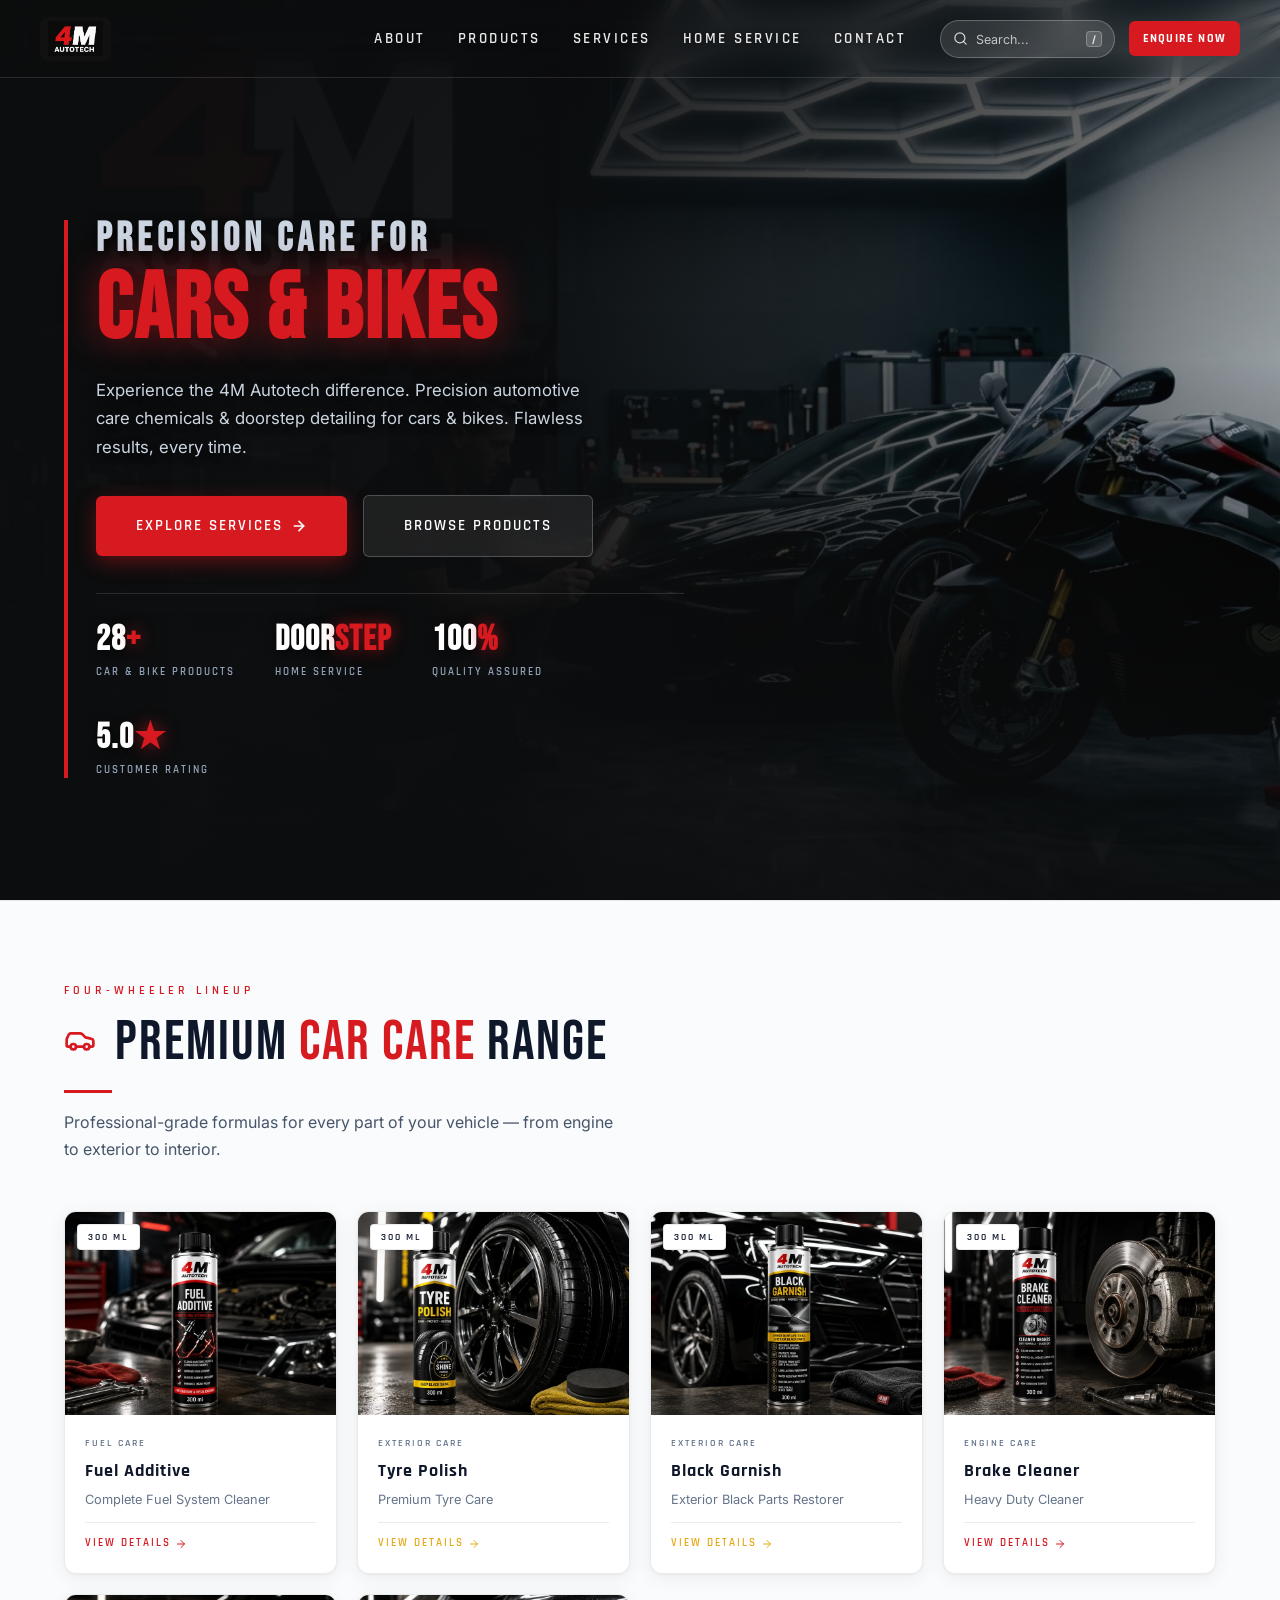
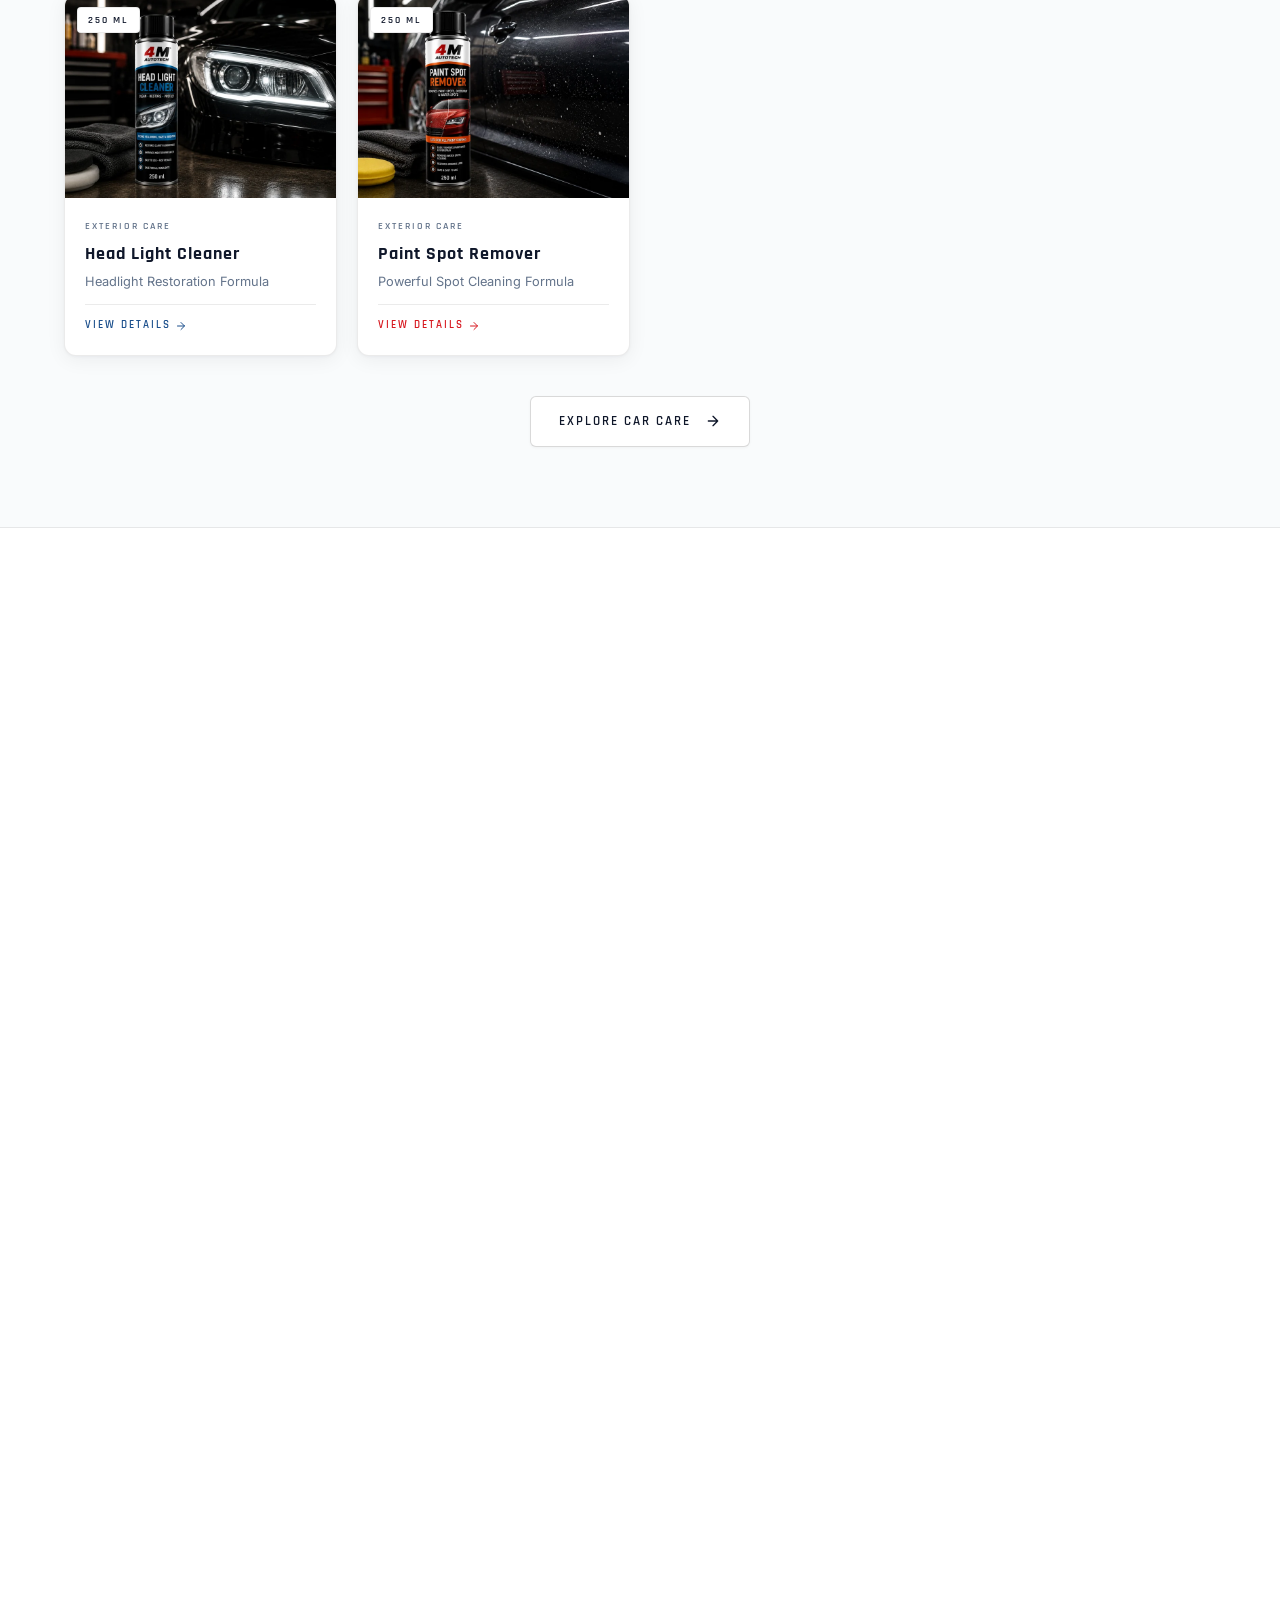
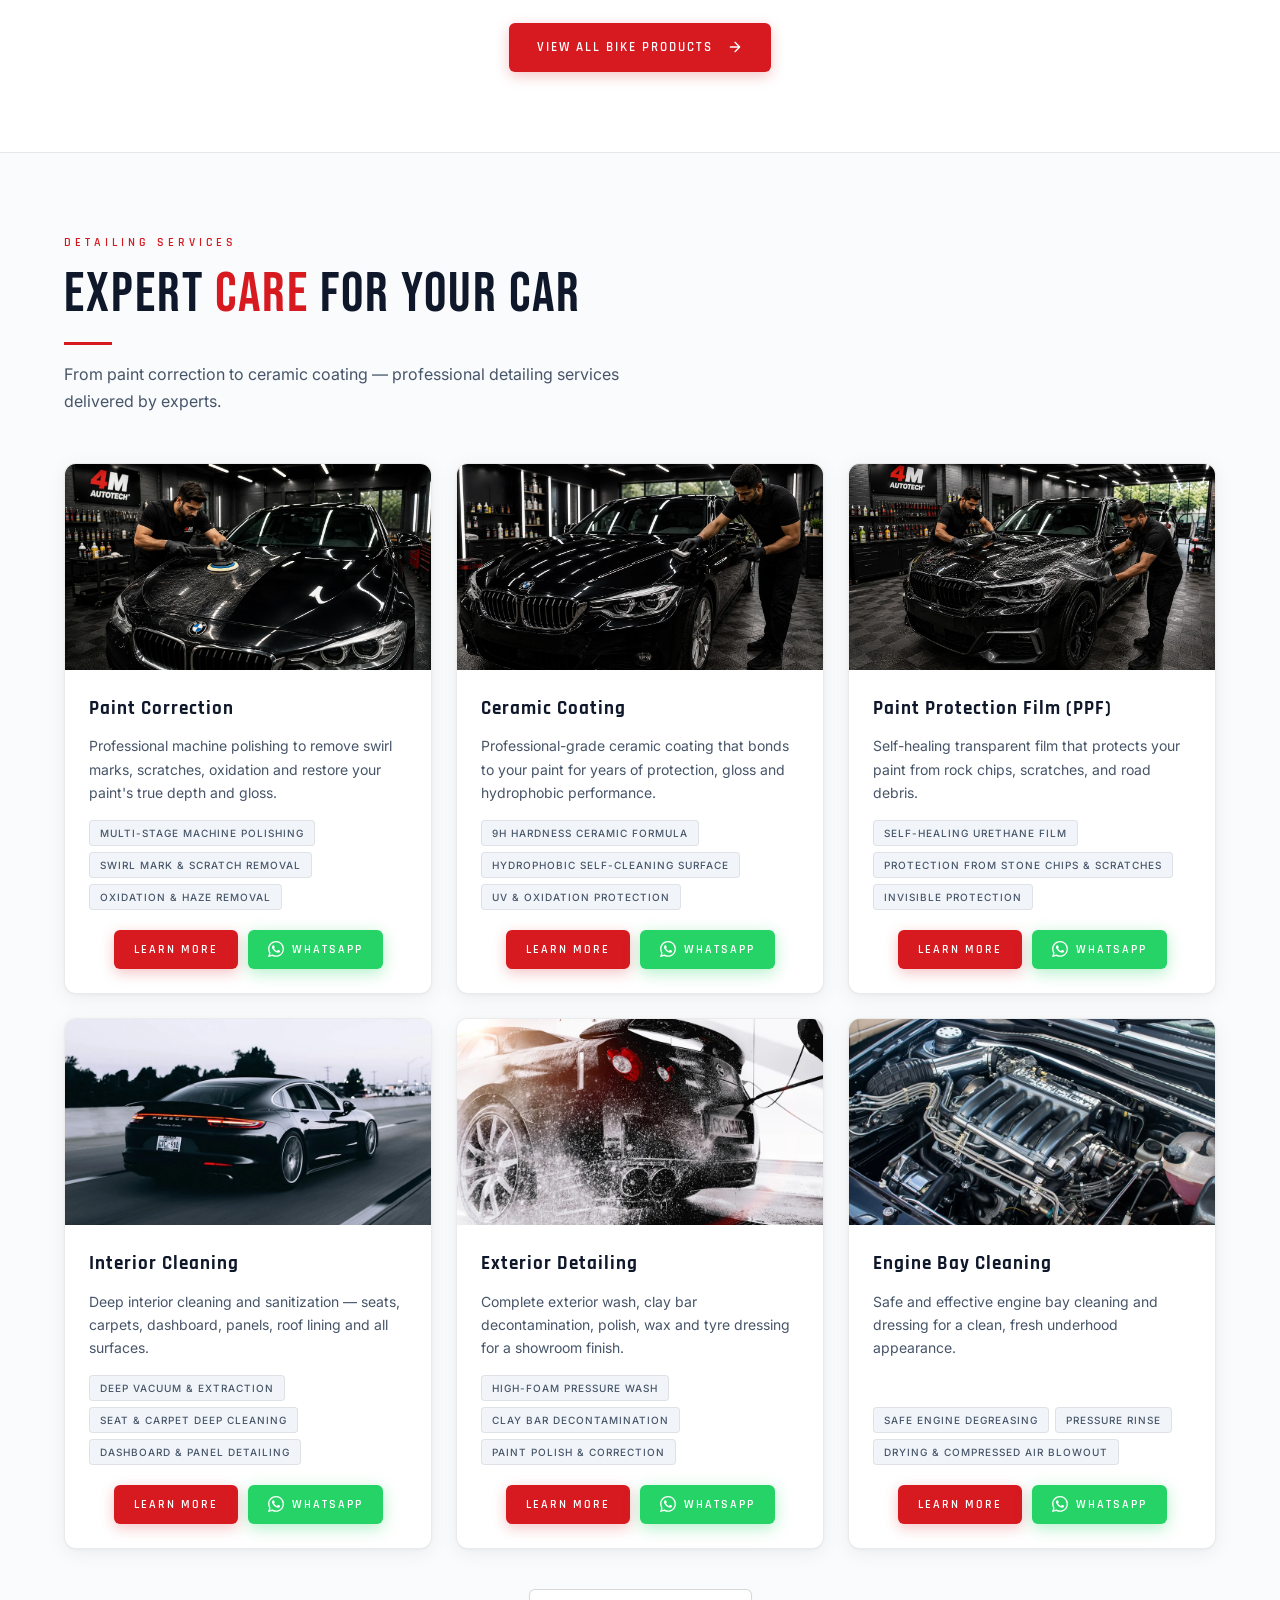
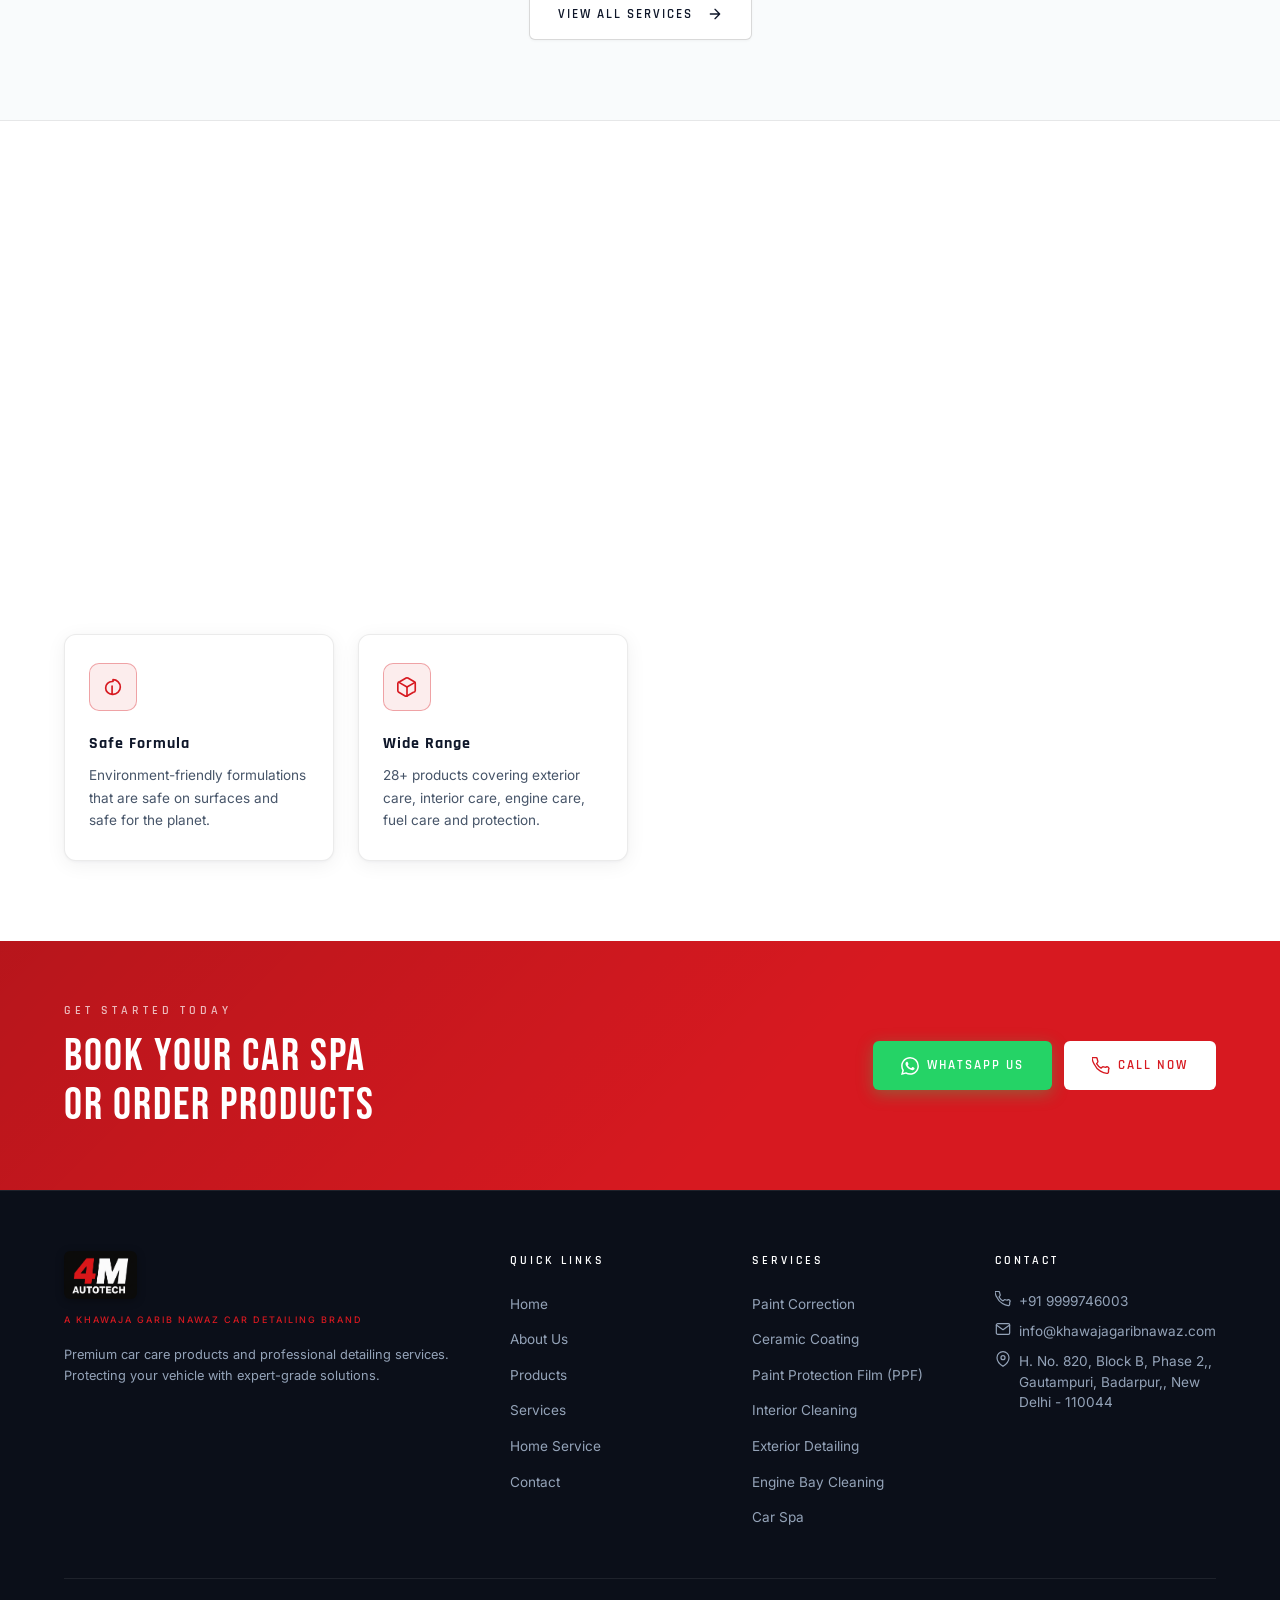
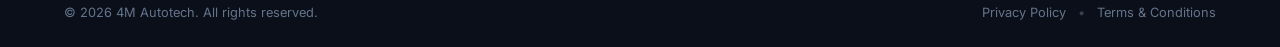
<file: index.html>
<!DOCTYPE html>
<html lang="en">

<head>
    <meta charset="UTF-8">
    <meta name="viewport" content="width=device-width, initial-scale=1.0">
    <title>4M AUTOTECH — Premium Car Care Products &amp; Detailing</title>
    <meta name="description"
        content="4M AUTOTECH offers premium car care products and professional detailing services. Shop fuel additives, tyre polish, ceramic coatings and more. Expert car detailing in New Delhi.">
    <meta name="keywords"
        content="car care products, car detailing, ceramic coating, PPF, paint correction, fuel additive, tyre polish, New Delhi">
    <link rel="canonical" href="https://www.khawajagaribnawazcardetailing.com/">
        <!-- Favicons -->
    <link rel="apple-touch-icon" sizes="180x180" href="apple-touch-icon.png">
    <link rel="icon" type="image/png" sizes="32x32" href="favicon-32x32.png">
    <link rel="icon" type="image/png" sizes="16x16" href="favicon-16x16.png">
    <link rel="manifest" href="site.webmanifest">
    <link rel="shortcut icon" href="favicon.ico">
    <link rel="stylesheet" href="css/style.css">
</head>

<body>

    <!-- ====== NAVIGATION ====== -->
    <nav class="nav nav--transparent" id="main-nav">
        <div class="container">
            <div class="nav__inner">
                <a href="index.html" class="nav__logo" id="nav-logo" aria-label="4M Autotech Home">
                    <img src="assets/logo.png" alt="4M Autotech Logo" class="nav__logo-img">
                </a>
                <ul class="nav__links" id="nav-links">
                    <li><a href="about.html" class="nav__link" id="nav-about">About</a></li>
                    <li><a href="products.html" class="nav__link" id="nav-products">Products</a></li>
                    <li><a href="services.html" class="nav__link" id="nav-services">Services</a></li>
                    <li><a href="home-service.html" class="nav__link" id="nav-home-service">Home Service</a></li>
                    <li><a href="contact.html" class="nav__link" id="nav-contact">Contact</a></li>
                </ul>
                <div class="nav__actions">
                    <div class="nav__search-wrapper" id="nav-search-wrapper">
                        <div class="nav__search-box" id="nav-search-box">
                            <svg class="nav__search-icon" viewBox="0 0 24 24" width="15" height="15" fill="none" stroke="currentColor" stroke-width="2" stroke-linecap="round" stroke-linejoin="round">
                                <circle cx="11" cy="11" r="8"></circle>
                                <line x1="21" y1="21" x2="16.65" y2="16.65"></line>
                            </svg>
                            <input type="text" class="nav__search-input" id="nav-search-input" placeholder="Search..." autocomplete="off" aria-label="Search products and services">
                            <button class="nav__search-clear" id="nav-search-clear" aria-label="Clear search" type="button" style="display:none;">
                                <svg viewBox="0 0 24 24" width="13" height="13" fill="none" stroke="currentColor" stroke-width="2.5"><line x1="18" y1="6" x2="6" y2="18"></line><line x1="6" y1="6" x2="18" y2="18"></line></svg>
                            </button>
                            <span class="nav__search-kbd">/</span>
                        </div>
                        <div class="nav__search-dropdown" id="nav-search-dropdown" style="display:none;">
                            <div class="nav__search-dropdown-content" id="nav-search-results"></div>
                        </div>
                    </div>
                    <a href="contact.html" class="nav__cta" id="nav-enquire">Enquire Now</a>
                </div>
                <div class="nav__hamburger" id="hamburger" role="button" aria-label="Toggle menu">
                    <span></span><span></span><span></span>
                </div>
            </div>
        </div>
        <div class="nav__mobile" id="mobile-nav">
            <div class="nav__mobile-search-wrapper">
                <div class="nav__mobile-search-box">
                    <svg class="nav__search-icon" viewBox="0 0 24 24" width="15" height="15" fill="none" stroke="currentColor" stroke-width="2" stroke-linecap="round" stroke-linejoin="round">
                        <circle cx="11" cy="11" r="8"></circle>
                        <line x1="21" y1="21" x2="16.65" y2="16.65"></line>
                    </svg>
                    <input type="text" class="nav__mobile-search-input" id="nav-mobile-search-input" placeholder="Search products &amp; services..." autocomplete="off" aria-label="Search products and services">
                    <button class="nav__search-clear" id="nav-mobile-search-clear" aria-label="Clear search" type="button" style="display:none;">
                        <svg viewBox="0 0 24 24" width="13" height="13" fill="none" stroke="currentColor" stroke-width="2.5"><line x1="18" y1="6" x2="6" y2="18"></line><line x1="6" y1="6" x2="18" y2="18"></line></svg>
                    </button>
                </div>
                <div class="nav__mobile-search-dropdown" id="nav-mobile-search-dropdown" style="display:none;">
                    <div class="nav__search-dropdown-content" id="nav-mobile-search-results"></div>
                </div>
            </div>
            <a href="about.html" class="nav__link" id="mob-about">About</a>
            <div class="nav__mobile-item">
                <div class="nav__mobile-header">
                    <a href="products.html" class="nav__link" id="mob-products">Products</a>
                    <button class="nav__mobile-toggle" id="mob-products-toggle" aria-label="Toggle Products Submenu">
                        <svg viewBox="0 0 24 24" width="16" height="16" fill="none" stroke="currentColor"
                            stroke-width="2.5" stroke-linecap="round" stroke-linejoin="round">
                            <polyline points="6 9 12 15 18 9"></polyline>
                        </svg>
                    </button>
                </div>
                <div class="nav__mobile-sub" id="mob-products-sub">
                    <div class="nav__mobile-group-title">Categories</div>
                    <div class="nav__mobile-links">
                        <a href="products.html" class="nav__mobile-sublink">All Products (28)</a>
                        <a href="products.html?category=car-care" class="nav__mobile-sublink">Car Care Range</a>
                        <a href="products.html?category=bike-care" class="nav__mobile-sublink">Bike Care Range</a>
                        <a href="products.html?category=exterior-care" class="nav__mobile-sublink">Exterior Care</a>
                        <a href="products.html?category=interior-care" class="nav__mobile-sublink">Interior Care</a>
                        <a href="products.html?category=engine-care" class="nav__mobile-sublink">Engine &amp; Fuel
                            Care</a>
                        <a href="products.html?category=protection" class="nav__mobile-sublink">Coatings &amp;
                            Protection</a>
                    </div>
                    <div class="nav__mobile-group-title" style="margin-top: 10px;">products</div>
                    <div class="nav__mobile-links">
                        <a href="products.html?product=fuel-additive" class="nav__mobile-sublink">Fuel Additive</a>
                        <a href="products.html?product=tyre-polish" class="nav__mobile-sublink">Tyre Polish</a>
                        <a href="products.html?product=black-garnish" class="nav__mobile-sublink">Black Garnish</a>
                        <a href="products.html?product=brake-cleaner" class="nav__mobile-sublink">Brake Cleaner</a>
                        <a href="products.html?product=bike-chain-lube" class="nav__mobile-sublink">Bike Chain
                            Lubricant</a>
                    </div>
                </div>
            </div>
            <a href="services.html" class="nav__link" id="mob-services">Services</a>
            <a href="home-service.html" class="nav__link" id="mob-home-service">Home Service</a>
            <a href="contact.html" class="nav__link" id="mob-contact">Contact</a>
            <a href="contact.html" class="btn btn--primary btn--sm" id="mob-enquire">Enquire Now</a>
        </div>
    </nav>

    <!-- ====== HERO ====== -->
    <section class="hero" id="hero">
        <div class="hero__bg-image"></div>
        <div class="hero__overlay"></div>
        <div class="hero__content container">
            <div class="hero__main">
                <div class="hero__text-block">
                    <h1 class="hero__title">
                        <span class="small">Precision Care For</span>
                        <em>Cars &amp; Bikes</em>
                    </h1>
                    <p class="hero__desc">
                        Experience the 4M Autotech difference. Precision automotive care chemicals &amp; doorstep detailing for cars &amp; bikes. Flawless results, every time.
                    </p>
                    <div class="hero__actions">
                        <a href="services.html" class="btn btn--primary btn--lg hero__cta-btn" id="hero-services-btn">
                            <span>Explore Services</span>
                            <svg viewBox="0 0 24 24" width="16" height="16" fill="none" stroke="currentColor" stroke-width="2.5" stroke-linecap="round" stroke-linejoin="round">
                                <line x1="5" y1="12" x2="19" y2="12"></line>
                                <polyline points="12 5 19 12 12 19"></polyline>
                            </svg>
                        </a>
                        <a href="products.html" class="btn btn--glass btn--lg" id="hero-products-btn">
                            <span>Browse Products</span>
                        </a>
                    </div>
                    <div class="hero__stats">
                        <div class="hero__stat" id="stat-products">
                            <div class="hero__stat-num">28<span>+</span></div>
                            <div class="hero__stat-label">Car &amp; Bike Products</div>
                        </div>
                        <div class="hero__stat" id="stat-services">
                            <div class="hero__stat-num">Door<span>step</span></div>
                            <div class="hero__stat-label">Home Service</div>
                        </div>
                        <div class="hero__stat" id="stat-quality">
                            <div class="hero__stat-num">100<span>%</span></div>
                            <div class="hero__stat-label">Quality Assured</div>
                        </div>
                        <div class="hero__stat" id="stat-warranty">
                            <div class="hero__stat-num">5.0<span>★</span></div>
                            <div class="hero__stat-label">Customer Rating</div>
                        </div>
                    </div>
                </div>
            </div>
        </div>
    </section>

    <!-- ====== FEATURED PRODUCTS ====== -->
    <section class="section" id="products-section">
        <div class="container">
            <div class="section-header fade-in">
                <span class="section-label">Four-Wheeler Lineup</span>
                <h2 class="section-title">
                    <span style="color:var(--red);display:inline-flex;vertical-align:middle;margin-right:8px;">
                        <svg viewBox="0 0 24 24" width="32" height="32" fill="none" stroke="currentColor"
                            stroke-width="2" stroke-linecap="round" stroke-linejoin="round">
                            <path
                                d="M19 17h2c.6 0 1-.4 1-1v-3c0-.9-.7-1.7-1.5-1.9C18.7 10.6 16 10 16 10s-1.3-1.4-2.2-2.3c-.5-.4-1.1-.7-1.8-.7H5c-.6 0-1.1.4-1.4.9l-1.4 2.9C2.1 11.2 2 11.6 2 12v4c0 .6.4 1 1 1h2" />
                            <circle cx="7" cy="17" r="2" />
                            <path d="M9 17h6" />
                            <circle cx="17" cy="17" r="2" />
                        </svg>
                    </span>
                    Premium <span>Car Care</span> Range
                </h2>
                <div class="divider"></div>
                <p class="section-subtitle">
                    Professional-grade formulas for every part of your vehicle — from engine to exterior to interior.
                </p>
            </div>
            <div class="products-grid" id="home-products-grid">
                <!-- Rendered by JS -->
            </div>
            <div style="text-align:center; margin-top:40px;">
                <a href="products.html?category=car-care" class="btn btn--outline" id="view-car-products">Explore Car
                    Care
                    <svg style="width:16px;height:16px;margin-left:6px" viewBox="0 0 24 24" fill="none"
                        stroke="currentColor" stroke-width="2" stroke-linecap="round" stroke-linejoin="round">
                        <path d="M5 12h14M12 5l7 7-7 7" />
                    </svg>
                </a>
            </div>
        </div>
    </section>

    <!-- ====== DEDICATED BIKE CARE SECTION ====== -->
    <section class="section" id="bike-products-section">
        <div class="container">
            <div class="section-header fade-in">
                <span class="section-label" style="background:rgba(227,24,55,0.15);color:var(--red);">Two-Wheeler
                    Lineup</span>
                <h2 class="section-title">
                    <span style="color:var(--red);display:inline-flex;vertical-align:middle;margin-right:8px;">
                        <svg viewBox="0 0 337.227 337.227" width="32" height="32" fill="currentColor">
                            <path d="M214.517,164.668c2.176-2.377,2.486-5.635,0.685-7.283c-1.795-1.643-5.015-1.05-7.19,1.327l-3.742,4.09c2.665,1.795,5.156,3.459,7.413,4.96L214.517,164.668z"/>
                            <path d="M225.395,170.107c2.176-2.377,2.486-5.635,0.685-7.283c-1.795-1.643-5.015-1.05-7.19,1.327l-4.775,5.216c3.41,2.246,6.037,3.943,7.528,4.835L225.395,170.107z"/>
                            <path d="M236.273,175.546c2.176-2.377,2.486-5.635,0.685-7.283c-1.795-1.643-5.015-1.05-7.19,1.327l-4.873,5.325c2.524,0.245,6.369,0.555,11.128,0.897L236.273,175.546z"/>
                            <path d="M176.742,144.092c7.887,5.401,16.682,11.395,24.476,16.649l5.075-5.075c0,0-10.758-7.321-20.271-13.832C183.231,142.232,180.158,142.96,176.742,144.092z"/>
                            <path d="M90.114,233.755c2.132-4.493,5.907-14.506,4.96-22.42c-1.039-1.256-4.835-5.27-16.85-14.539c1.719,3.971,2.681,8.349,2.681,12.95c0,18.025-14.609,32.634-32.634,32.634s-32.634-14.609-32.634-32.634s14.609-32.634,32.634-32.634c1.452,0,2.872,0.125,4.27,0.31c-6.505-5.189-11.857-9.964-15.964-14.462C15.583,168.192,0,187.126,0,209.747c0,26.657,21.609,48.272,48.272,48.272C66.183,258.018,81.782,248.239,90.114,233.755z"/>
                            <path d="M51.138,188.279c-0.946-0.125-1.882-0.288-2.861-0.288c-11.999,0-21.756,9.758-21.756,21.756c0,11.999,9.758,21.756,21.756,21.756s21.756-9.758,21.756-21.756c0-2.91-0.593-5.673-1.637-8.213l-11.52,14.876c-2.072,2.681-5.211,4.215-8.61,4.215c-2.426,0-4.727-0.789-6.652-2.274c-4.743-3.677-5.613-10.519-1.942-15.262L51.138,188.279z"/>
                            <path d="M286.236,155.356c-16.975,0-31.971,8.327-41.239,21.087c7.968,0.538,17.035,1.115,25.738,1.648c4.601-2.529,9.883-3.976,15.501-3.976c17.797,0,32.226,14.43,32.226,32.226s-14.43,32.226-32.226,32.226c-9.883,0-18.71-4.46-24.623-11.46c-7.49-2.219-16.361-4.64-24.236-6.239c6.26,21.076,25.754,36.463,48.859,36.463c28.163,0,50.991-22.828,50.991-50.991S314.394,155.356,286.236,155.356z"/>
                            <path d="M48.261,111.599c7.044-5.493,16.605-11.025,30.029-16.421l9.078-15.969l-12.537,5.668C59.808,93.992,52.204,103.821,48.261,111.599z"/>
                            <path d="M301.884,101.303c-0.005,0-0.011,0-0.011,0c-3.601-0.179-7-0.267-10.204-0.267c-16.807,0-28.267,2.328-36.034,5.238c-6.967,7.212-25.052,25.08-33.679,25.504c-0.044,0-0.615,0.016-0.664,0.016c-10.236,0-44.492-11.449-45.949-11.939c-1.066-0.359-1.806-1.338-1.849-2.458c-0.049-1.126,0.598-2.159,1.632-2.611l13.543-5.901c-3.709-3.753-5.771-4.183-5.771-4.183c-17.759-9.127-43.567-10.378-56.398-10.378c-4.857,0-7.854,0.179-7.854,0.179c0.092-1.779-2.029-2.42-5.156-2.42c-8.224,0-23.399,4.46-23.399,4.46c-6.103,2.11-11.422,4.248-16.203,6.391c-14.626,6.549-23.557,13.152-29.447,19.298c-4.895,5.107-7.751,9.899-10.106,14.087c-4.003,7.12-2.66,14.196,8.643,25.46c4.248,4.237,9.926,9.083,17.264,14.745c0.713,0.549,1.414,1.093,2.159,1.659c0.131,0.098,0.245,0.19,0.37,0.288l-1.169,1.512l-0.495,0.636l-1.67,2.148l-1.311,1.697l-3.535,4.569L43.268,203.66c-2.6,3.361-1.985,8.186,1.371,10.786c1.403,1.082,3.057,1.61,4.705,1.61c2.295,0,4.569-1.023,6.086-2.981l11.346-14.647l3.508-4.531l1.523-1.964l1.664-2.154l0.294-0.381l1.371-1.768c0.136,0.098,0.245,0.185,0.375,0.283c0.767,0.571,1.452,1.093,2.176,1.637c9.872,7.446,15.49,12.243,18.612,15.218c3.845,3.671,3.998,4.645,3.998,4.645c2.268,12.352-5.891,27.989-5.891,27.989s86.797,0,96.543,0s13.598-5.439,13.598-5.439s6.57-8.159,12.238-16.317c0.968-1.398,3.465-1.98,6.929-1.98c3.361,0,7.653,0.56,12.341,1.43c6.695,1.246,14.196,3.138,21.109,5.08c2.736,0.767,5.347,1.528,7.8,2.268c8.637,2.594,14.979,4.765,14.979,4.765l0.016-0.103c2.002,0.609,4.085,1.028,6.282,1.028c12.031,0,21.783-9.752,21.783-21.783c0-11.514-8.958-20.842-20.271-21.631l0.027-0.152c0,0-6.565-0.381-15.577-0.93c-2.589-0.158-5.374-0.332-8.273-0.511c-7.283-0.457-15.213-0.968-22.3-1.458c-3.742-0.261-7.234-0.511-10.269-0.745c-5.869-0.457-10.013-0.848-10.731-1.088c-0.027-0.011-0.12-0.065-0.152-0.082c-0.392-0.163-1.294-0.685-2.556-1.469c-1.828-1.131-4.384-2.79-7.511-4.852c-0.767-0.506-1.605-1.066-2.426-1.61c-2.317-1.539-4.797-3.198-7.413-4.96c-1.077-0.723-2.159-1.452-3.263-2.197c-15.164-10.236-32.08-21.881-32.08-21.881c5.608-2.497,10.389-4.177,14.528-5.243c4.068-1.044,7.517-1.496,10.487-1.496c9.856,0,14.506,4.841,19.684,8.436c2.774,1.925,5.684,2.567,8.327,2.567c5.287,0,9.518-2.567,9.518-2.567C316.793,101.64,302.347,101.303,301.884,101.303z M145.669,183.84l19.01-16.921c2.252-1.996,5.684-1.795,7.68,0.446c1.996,2.246,1.8,5.684-0.446,7.68l-16.845,14.995L145.669,183.84z M148.361,156.041c2.246-1.996,5.684-1.795,7.68,0.446c1.996,2.246,1.8,5.684-0.446,7.68l-16.915,15.061l-9.399-6.201L148.361,156.041z M188.23,185.924l-16.78,14.936l-9.399-6.201l18.939-16.861c2.252-1.996,5.678-1.795,7.68,0.446C190.672,180.49,190.476,183.927,188.23,185.924z"/>
                            <path d="M221.288,129.08l0.005-0.027l0.386-2.703c1.692-0.082,4.406-1.55,7.647-3.845c2.616-1.855,5.575-4.253,8.615-6.902c0.044-0.038,0.087-0.076,0.125-0.109c0.609-0.528,1.213-1.055,1.822-1.599c-0.218,0.054-0.479,0.109-0.8,0.152c-0.908,0.125-2.312,0.201-4.64,0.201c-0.027,0-0.044,0-0.071,0c-8.964,0-26.885-1.061-35.653-1.621c-1.474-0.092-2.66-0.169-3.53-0.228c-0.315-0.022-0.62-0.044-0.843-0.054l-1.974,0.859l-8.528,3.72c4.096,1.3,9.013,2.807,13.957,4.232c1.284,0.37,2.545,0.723,3.818,1.077c3.987,1.104,7.816,2.089,11.166,2.828c2.562,0.566,4.765,0.957,6.527,1.142c0.696,0.076,1.436,0.169,1.964,0.169v2.692v0.016H221.288z"/>
                        </svg>
                    </span>
                    Premium <span>Bike Care</span> Range
                </h2>
                <div class="divider"></div>
                <p class="section-subtitle">
                    Advanced motorcycle solutions — engine flushing, high-tack chain lubrication, PTFE teflon
                    coats, 360° rust mast &amp; bike body polishes.
                </p>
            </div>
            <div class="products-grid" id="home-bike-products-grid">
                <!-- Rendered by JS -->
            </div>
            <div style="text-align:center; margin-top:40px;">
                <a href="products.html?category=bike-care" class="btn btn--primary" id="view-all-bike-products">View All
                    Bike Products
                    <svg style="width:16px;height:16px;margin-left:6px" viewBox="0 0 24 24" fill="none"
                        stroke="currentColor" stroke-width="2" stroke-linecap="round" stroke-linejoin="round">
                        <path d="M5 12h14M12 5l7 7-7 7" />
                    </svg>
                </a>
            </div>
        </div>
    </section>

    <!-- ====== SERVICES OVERVIEW ====== -->
    <section class="section section--dark" id="services-section">
        <div class="container">
            <div class="section-header fade-in">
                <span class="section-label">Detailing Services</span>
                <h2 class="section-title">Expert <span>Care</span> For Your Car</h2>
                <div class="divider"></div>
                <p class="section-subtitle">
                    From paint correction to ceramic coating — professional detailing services delivered by experts.
                </p>
            </div>
            <div class="services-grid" id="home-services-grid">
                <!-- Rendered by JS -->
            </div>
            <div style="text-align:center; margin-top:40px;">
                <a href="services.html" class="btn btn--outline" id="view-all-services">View All Services
                    <svg style="width:16px;height:16px;margin-left:6px" viewBox="0 0 24 24" fill="none"
                        stroke="currentColor" stroke-width="2" stroke-linecap="round" stroke-linejoin="round">
                        <path d="M5 12h14M12 5l7 7-7 7" />
                    </svg>
                </a>
            </div>
        </div>
    </section>

    <!-- ====== WHY 4M ====== -->
    <section class="section" id="why-section">
        <div class="container">
            <div class="section-header section-header--center fade-in">
                <span class="section-label">Why Choose Us</span>
                <h2 class="section-title">The <span>4M</span> Difference</h2>
                <div class="divider divider--center"></div>
            </div>
            <div class="features-grid" id="features-grid">
                <!-- Rendered by JS -->
            </div>
        </div>
    </section>

    <!-- ====== CTA STRIP ====== -->
    <section class="cta-strip" id="cta-strip">
        <div class="container">
            <div class="cta-strip__inner">
                <div class="cta-strip__text">
                    <span class="section-label">Get Started Today</span>
                    <div class="cta-strip__title">Book Your Car Spa<br>Or Order Products</div>
                </div>
                <div class="cta-strip__actions">
                    <a id="cta-whatsapp" href="https://wa.me/919999746003?text=Hello%204M%20Autotech%2C%20I%20would%20like%20to%20enquire%20about%20your%20products%20and%20services." class="btn btn--whatsapp">
                        <svg class="btn__icon" viewBox="0 0 24 24" fill="currentColor">
                            <path
                                d="M17.472 14.382c-.297-.149-1.758-.867-2.03-.967-.273-.099-.471-.148-.67.15-.197.297-.767.966-.94 1.164-.173.199-.347.223-.644.075-.297-.15-1.255-.463-2.39-1.475-.883-.788-1.48-1.761-1.653-2.059-.173-.297-.018-.458.13-.606.134-.133.298-.347.446-.52.149-.174.198-.298.298-.497.099-.198.05-.371-.025-.52-.075-.149-.669-1.612-.916-2.207-.242-.579-.487-.5-.669-.51-.173-.008-.371-.01-.57-.01-.198 0-.52.074-.792.372-.272.297-1.04 1.016-1.04 2.479 0 1.462 1.065 2.875 1.213 3.074.149.198 2.096 3.2 5.077 4.487.709.306 1.262.489 1.694.625.712.227 1.36.195 1.871.118.571-.085 1.758-.719 2.006-1.413.248-.694.248-1.289.173-1.413-.074-.124-.272-.198-.57-.347m-5.421 7.403h-.004a9.87 9.87 0 01-5.031-1.378l-.361-.214-3.741.982.998-3.648-.235-.374a9.86 9.86 0 01-1.51-5.26c.001-5.45 4.436-9.884 9.888-9.884 2.64 0 5.122 1.03 6.988 2.898a9.825 9.825 0 012.893 6.994c-.003 5.45-4.437 9.884-9.885 9.884m8.413-18.297A11.815 11.815 0 0012.05 0C5.495 0 .16 5.335.157 11.892c0 2.096.547 4.142 1.588 5.945L.057 24l6.305-1.654a11.882 11.882 0 005.683 1.448h.005c6.554 0 11.89-5.335 11.893-11.893a11.821 11.821 0 00-3.48-8.413z" />
                        </svg>
                        WhatsApp Us
                    </a>
                    <a id="cta-call" href="tel:+919999746003" class="btn"
                        style="background:#fff;color:#D71920;font-family:var(--font-heading);font-weight:600;letter-spacing:2px;gap:8px;">
                        <svg style="width:18px;height:18px;" viewBox="0 0 24 24" fill="none" stroke="currentColor"
                            stroke-width="1.8" stroke-linecap="round" stroke-linejoin="round">
                            <path
                                d="M22 16.92v3a2 2 0 01-2.18 2 19.79 19.79 0 01-8.63-3.07A19.5 19.5 0 013.07 9.8a19.79 19.79 0 01-3.07-8.68A2 2 0 012 .74h3a2 2 0 012 1.72c.127.96.361 1.903.7 2.81a2 2 0 01-.45 2.11L6.09 8.91a16 16 0 006 6l1.27-1.27a2 2 0 012.11-.45c.907.339 1.85.573 2.81.7A2 2 0 0122 16.92z" />
                        </svg>
                        Call Now
                    </a>
                </div>
            </div>
        </div>
    </section>

    <!-- ====== FOOTER ====== -->
    <footer class="footer" id="footer">
        <div class="container">
            <div class="footer__grid">
                <div class="footer__brand">
                    <a href="index.html" class="footer__logo-link" aria-label="4M Autotech Home">
                        <img src="assets/logo.png" alt="4M Autotech Logo" class="footer__logo-img">
                    </a>
                    <span class="footer__logo-sub">A Khawaja Garib Nawaz Car Detailing Brand</span>
                    <p class="footer__tagline">
                        Premium car care products and professional detailing services.
                        Protecting your vehicle with expert-grade solutions.
                    </p>
                    <div class="footer__socials" id="footer-socials">
                        <!-- Rendered by JS -->
                    </div>
                </div>
                <div>
                    <div class="footer__col-title">Quick Links</div>
                    <ul class="footer__links">
                        <li><a href="index.html" class="footer__link">Home</a></li>
                        <li><a href="about.html" class="footer__link">About Us</a></li>
                        <li><a href="products.html" class="footer__link">Products</a></li>
                        <li><a href="services.html" class="footer__link">Services</a></li>
                        <li><a href="home-service.html" class="footer__link">Home Service</a></li>
                        <li><a href="contact.html" class="footer__link">Contact</a></li>
                    </ul>
                </div>
                <div>
                    <div class="footer__col-title">Services</div>
                    <ul class="footer__links" id="footer-services-list">
                        <!-- Rendered by JS -->
                    </ul>
                </div>
                <div>
                    <div class="footer__col-title">Contact</div>
                    <div class="footer__contact-list" id="footer-contact-list">
                        <!-- Rendered by JS -->
                    </div>
                </div>
            </div>
            <div class="footer__bottom">
                <div class="footer__copyright" id="footer-copyright"></div>
                <div class="footer__legal-links">
                    <a href="privacy-policy.html" class="footer__legal-link">Privacy Policy</a>
                    <span class="footer__legal-sep">•</span>
                    <a href="terms.html" class="footer__legal-link">Terms &amp; Conditions</a>
                </div>
            </div>
        </div>
    </footer>

    <script src="js/config.js"></script>
    <script src="js/products.js"></script>
    <script src="js/services.js"></script>
    <script src="js/icons.js"></script>
    <script src="js/nav-search.js"></script>
    <script>
        (function () {
            // ---- NAV SCROLL ----
            const nav = document.getElementById('main-nav');
            window.addEventListener('scroll', () => { nav.classList.toggle('scrolled', window.scrollY > 40); });

            // ---- HAMBURGER & MOBILE DROPDOWN ----
            document.getElementById('hamburger').addEventListener('click', () => {
                document.getElementById('mobile-nav').classList.toggle('open');
            });
            const mobProdToggle = document.getElementById('mob-products-toggle');
            if (mobProdToggle) {
                mobProdToggle.addEventListener('click', (e) => {
                    e.preventDefault();
                    e.stopPropagation();
                    mobProdToggle.closest('.nav__mobile-item').classList.toggle('open');
                });
            }

            // ---- CTA BUTTONS ----
            const ctaWA = document.getElementById('cta-whatsapp');
            if (ctaWA) ctaWA.href = whatsappUrl(SITE_CONFIG.waMessages.general);
            const ctaCall = document.getElementById('cta-call');
            if (ctaCall) ctaCall.href = callUrl();

            // ---- FEATURED CAR PRODUCTS ----
            const prodGrid = document.getElementById('home-products-grid');
            const carProducts = PRODUCTS.filter(p => p.vehicleType === 'car' || p.vehicleType === 'both').slice(0, 6);
            carProducts.forEach(p => {
                const el = document.createElement('div');
                el.className = 'product-card fade-in';
                el.innerHTML = `
                <div class="product-card__image" style="background:${p.imagePlaceholder}22">
                    <img src="${p.image}" alt="${p.name}" onerror="this.style.display='none';this.parentElement.querySelector('.product-card__image-placeholder').style.display='flex'">
                    <div class="product-card__image-placeholder" style="display:none;background:${p.imagePlaceholder}22;color:${p.accentColor}">${p.name.substring(0, 2).toUpperCase()}</div>
                    ${p.size ? `<span class="product-card__badge">${p.size}</span>` : ''}
                </div>
                <div class="product-card__body">
                    <div class="product-card__category">${p.categoryLabel}</div>
                    <div class="product-card__name">${p.name}</div>
                    <div class="product-card__subtitle">${p.subtitle}</div>
                    <div class="product-card__footer">
                        <a href="products.html?product=${p.id}" class="product-card__cta" style="color:${p.accentColor}">View Details
                            <svg style="width:12px;height:12px" viewBox="0 0 24 24" fill="none" stroke="currentColor" stroke-width="2" stroke-linecap="round" stroke-linejoin="round"><path d="M5 12h14M12 5l7 7-7 7"/></svg>
                        </a>
                    </div>
                </div>
            `;
                prodGrid.appendChild(el);
            });

            // ---- FEATURED BIKE PRODUCTS ----
            const bikeGrid = document.getElementById('home-bike-products-grid');
            const bikeProducts = PRODUCTS.filter(p => p.vehicleType === 'bike' || p.category.includes('bike-care')).slice(0, 6);
            bikeProducts.forEach(p => {
                const el = document.createElement('div');
                el.className = 'product-card fade-in';
                el.innerHTML = `
                <div class="product-card__image" style="background:${p.imagePlaceholder}22">
                    <img src="${p.image}" alt="${p.name}" onerror="this.style.display='none';this.parentElement.querySelector('.product-card__image-placeholder').style.display='flex'">
                    <div class="product-card__image-placeholder" style="display:none;background:${p.imagePlaceholder}22;color:${p.accentColor}">${p.name.substring(0, 2).toUpperCase()}</div>
                    ${p.size ? `<span class="product-card__badge">${p.size}</span>` : ''}
                </div>
                <div class="product-card__body">
                    <div class="product-card__category">${p.categoryLabel}</div>
                    <div class="product-card__name">${p.name}</div>
                    <div class="product-card__subtitle">${p.subtitle}</div>
                    <div class="product-card__footer">
                        <a href="products.html?product=${p.id}" class="product-card__cta" style="color:${p.accentColor}">View Details
                            <svg style="width:12px;height:12px" viewBox="0 0 24 24" fill="none" stroke="currentColor" stroke-width="2" stroke-linecap="round" stroke-linejoin="round"><path d="M5 12h14M12 5l7 7-7 7"/></svg>
                        </a>
                    </div>
                </div>
            `;
                bikeGrid.appendChild(el);
            });

            // ---- SERVICES OVERVIEW (first 6) ----
            const servicesGrid = document.getElementById('home-services-grid');
            SERVICES.slice(0, 6).forEach(s => {
                const el = document.createElement('div');
                el.className = 'service-card fade-in';
                el.innerHTML = `
                <div class="service-card__image" style="background:${s.imagePlaceholder}">
                    <img src="${s.image}" alt="${s.name}" onerror="this.style.display='none'">
                </div>
                <div class="service-card__body">
                    <div class="service-card__name">${s.name}</div>
                    <div class="service-card__desc">${s.shortDesc}</div>
                    <div class="service-card__features">
                        ${s.features.slice(0, 3).map(f => `<span class="service-card__feature">${f}</span>`).join('')}
                    </div>
                    <div class="service-card__footer">
                        <a href="services.html#${s.id}" class="btn btn--primary btn--sm">Learn More</a>
                        <a href="${whatsappUrl(SITE_CONFIG.waMessages.services)}" class="btn btn--whatsapp btn--sm">
                            ${icon('whatsapp', '16px')} WhatsApp
                        </a>
                    </div>
                </div>
            `;
                servicesGrid.appendChild(el);
            });

            // ---- WHY 4M FEATURES ----
            const features = [
                { iconName: 'trophy', title: 'Professional Grade', desc: 'Every product is formulated to professional-grade standards used by detailing experts worldwide.' },
                { iconName: 'flask', title: 'Tested Formulas', desc: 'Our products undergo rigorous testing to ensure they deliver results without harming your vehicle.' },
                { iconName: 'shield', title: 'Full Protection', desc: 'From paint to engine — we offer complete protection solutions for every part of your car.' },
                { iconName: 'zap', title: 'Easy To Use', desc: 'Designed for both professionals and everyday car owners. Simple application, professional results.' },
                { iconName: 'leaf', title: 'Safe Formula', desc: 'Environment-friendly formulations that are safe on surfaces and safe for the planet.' },
                { iconName: 'box', title: 'Wide Range', desc: '28+ products covering exterior care, interior care, engine care, fuel care and protection.' },
            ];
            const fGrid = document.getElementById('features-grid');
            features.forEach(f => {
                const el = document.createElement('div');
                el.className = 'feature-card fade-in';
                el.innerHTML = `
                <div class="feature-card__icon">${icon(f.iconName, '22px')}</div>
                <div class="feature-card__title">${f.title}</div>
                <div class="feature-card__desc">${f.desc}</div>
            `;
                fGrid.appendChild(el);
            });

            // CTA Links
            const ctaWa = document.getElementById('cta-whatsapp');
            if (ctaWa) ctaWa.href = whatsappUrl(SITE_CONFIG.waMessages.general);
            const ctaPh = document.getElementById('cta-call');
            if (ctaPh) ctaPh.href = callUrl();

            // ---- FOOTER SOCIALS ----
            const socials = document.getElementById('footer-socials');
            const socialLinks = [
                { iconName: 'facebook', url: SITE_CONFIG.facebook, label: 'Facebook' },
                { iconName: 'instagram', url: SITE_CONFIG.instagram, label: 'Instagram' },
                { iconName: 'youtube', url: SITE_CONFIG.youtube, label: 'YouTube' },
            ];
            socialLinks.forEach(s => {
                if (!s.url) return;
                const a = document.createElement('a');
                a.href = s.url;
                a.className = 'footer__social';
                a.title = s.label;
                a.innerHTML = icon(s.iconName, '18px');
                a.target = '_blank';
                a.rel = 'noopener';
                socials.appendChild(a);
            });

            // ---- FOOTER SERVICES LIST ----
            const fServList = document.getElementById('footer-services-list');
            SERVICES.forEach(s => {
                const li = document.createElement('li');
                li.innerHTML = `<a href="services.html#${s.id}" class="footer__link">${s.name}</a>`;
                fServList.appendChild(li);
            });

            // ---- FOOTER CONTACT LIST ----
            document.getElementById('footer-contact-list').innerHTML = `
            <div class="footer__contact-item">${icon('phone', '16px')}<a href="${callUrl()}">${SITE_CONFIG.phoneDisplay}</a></div>
            <div class="footer__contact-item">${icon('email', '16px')}<a href="mailto:${SITE_CONFIG.email}">${SITE_CONFIG.email}</a></div>
            <div class="footer__contact-item">${icon('location', '16px')}<span>${SITE_CONFIG.address.replace(/\n/g, ', ')}</span></div>
        `;

            document.getElementById('footer-copyright').textContent = `© ${new Date().getFullYear()} 4M Autotech. All rights reserved.`;

            // ---- SCROLL ANIMATIONS ----
            const observer = new IntersectionObserver(entries => {
                entries.forEach(e => { if (e.isIntersecting) e.target.classList.add('visible'); });
            }, { threshold: 0.1 });
            document.querySelectorAll('.fade-in').forEach(el => observer.observe(el));
        })();
    </script>
</body>

</html>
</file>
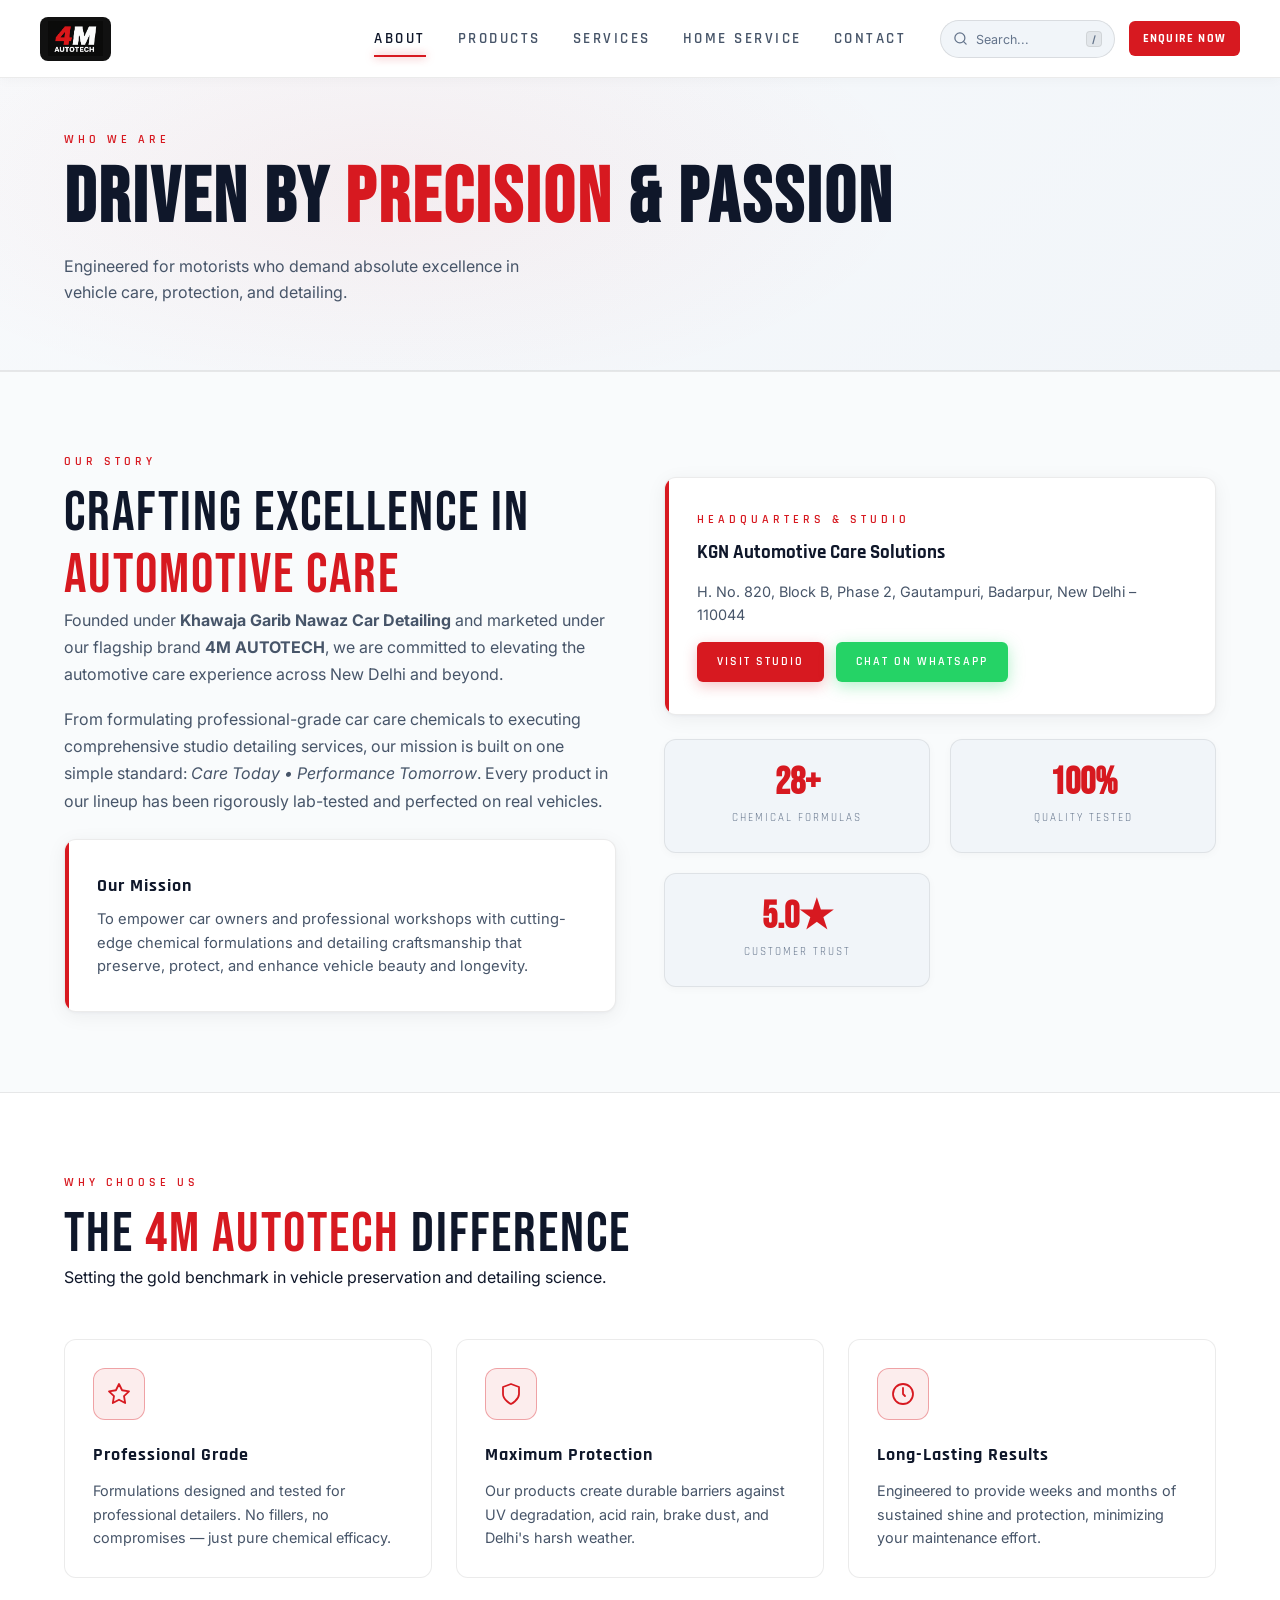
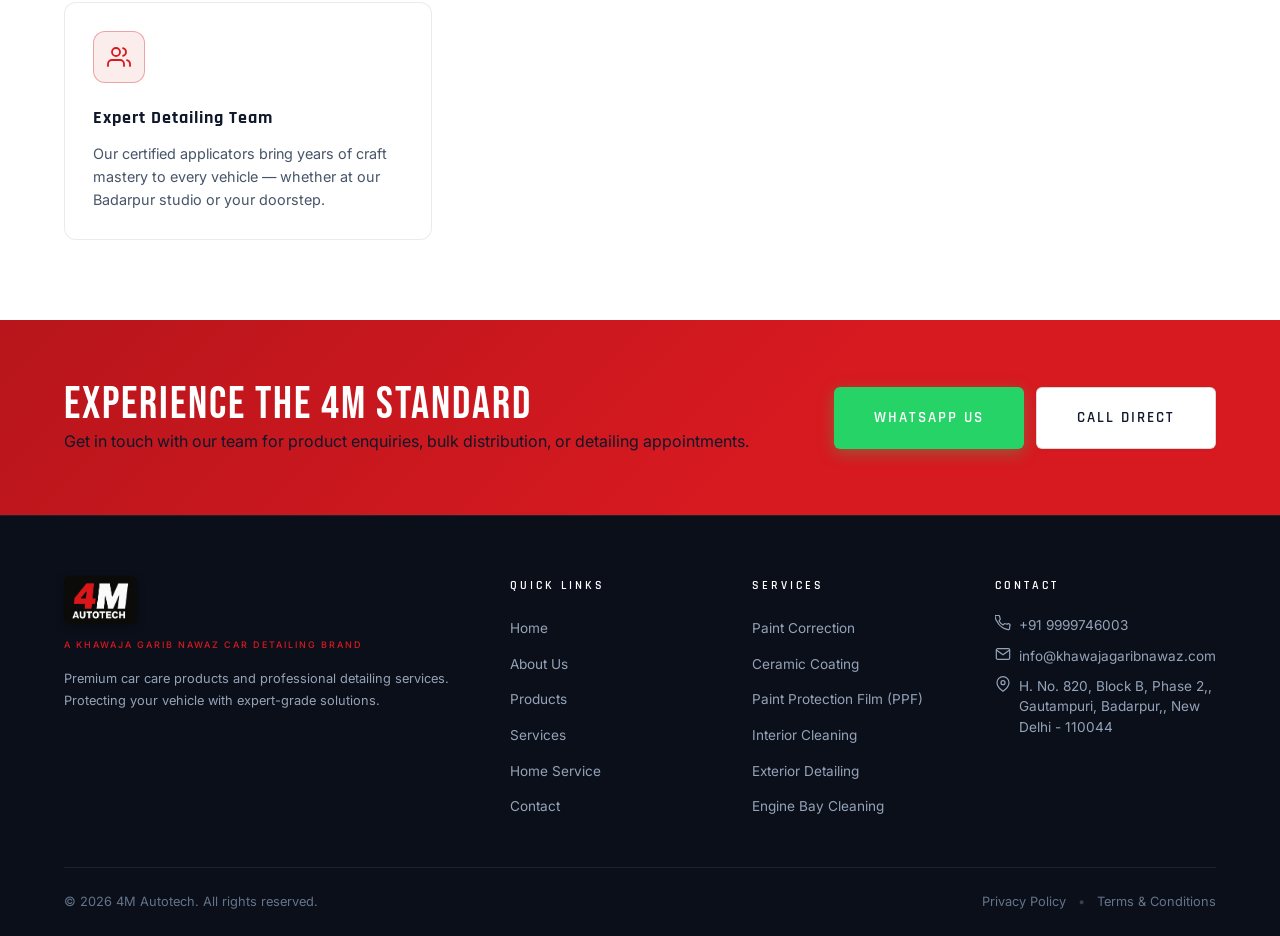
<file: about.html>
<!DOCTYPE html>
<html lang="en">

<head>
    <meta charset="UTF-8">
    <meta name="viewport" content="width=device-width, initial-scale=1.0">
    <title>About Us — 4M AUTOTECH | Car Care Specialists</title>
    <meta name="description"
        content="Learn about 4M AUTOTECH & Khawaja Garib Nawaz Car Detailing. Our story, high-performance automotive formulations, detailing expertise, and quality commitment in New Delhi.">
    <link rel="canonical" href="https://www.khawajagaribnawazcardetailing.com/about.html">
        <!-- Favicons -->
    <link rel="apple-touch-icon" sizes="180x180" href="apple-touch-icon.png">
    <link rel="icon" type="image/png" sizes="32x32" href="favicon-32x32.png">
    <link rel="icon" type="image/png" sizes="16x16" href="favicon-16x16.png">
    <link rel="manifest" href="site.webmanifest">
    <link rel="shortcut icon" href="favicon.ico">
    <link rel="stylesheet" href="css/style.css">
    <style>
        .about-story-grid {
            display: grid;
            grid-template-columns: 1fr 1fr;
            gap: 48px;
            align-items: center;
        }

        @media (max-width: 900px) {
            .about-story-grid {
                grid-template-columns: 1fr;
                gap: 32px;
            }
        }

        .about-highlight-box {
            background: var(--bg-card);
            border: 1px solid var(--border);
            border-radius: var(--card-radius);
            box-shadow: var(--shadow-card);
            padding: 32px;
            position: relative;
            overflow: hidden;
        }

        .about-highlight-box::before {
            content: '';
            position: absolute;
            top: 0;
            left: 0;
            width: 4px;
            height: 100%;
            background: var(--red);
        }

        .about-stats-strip {
            display: grid;
            grid-template-columns: repeat(auto-fit, minmax(200px, 1fr));
            gap: 20px;
            margin: 40px 0;
        }

        .about-stat-card {
            background: var(--surface);
            border: 1px solid var(--border);
            border-radius: var(--card-radius);
            box-shadow: 0 2px 8px rgba(15, 23, 42, 0.03);
            padding: 24px;
            text-align: center;
        }

        .about-stat-card__number {
            font-family: var(--font-display);
            font-size: 2.4rem;
            color: var(--red);
            font-weight: 700;
            line-height: 1;
            margin-bottom: 8px;
        }

        .about-stat-card__label {
            font-family: var(--font-heading);
            font-size: 11px;
            letter-spacing: 2px;
            text-transform: uppercase;
            color: var(--text-muted);
        }

        .values-grid {
            display: grid;
            grid-template-columns: repeat(auto-fit, minmax(280px, 1fr));
            gap: 24px;
        }

        .value-card {
            background: var(--bg-card);
            border: 1px solid var(--border);
            border-radius: var(--card-radius);
            padding: 28px;
            transition: all var(--transition);
        }

        .value-card:hover {
            border-color: rgba(215, 25, 32, 0.4);
            transform: translateY(-4px);
            box-shadow: var(--shadow-hover);
        }

        .value-card__icon {
            width: 52px;
            height: 52px;
            border-radius: 12px;
            background: var(--red-light);
            border: 1px solid var(--border-accent);
            display: flex;
            align-items: center;
            justify-content: center;
            color: var(--red);
            margin-bottom: 20px;
        }

        .value-card__icon svg {
            width: 24px;
            height: 24px;
        }

        .value-card__title {
            font-family: var(--font-heading);
            font-size: 1.15rem;
            font-weight: 700;
            color: var(--text-primary);
            margin-bottom: 10px;
            letter-spacing: 1px;
        }

        .value-card__desc {
            font-size: 0.9rem;
            color: var(--text-secondary);
            line-height: 1.6;
        }
    </style>
</head>

<body>

    <!-- ====== NAVIGATION ====== -->
    <nav class="nav" id="main-nav">
        <div class="container">
            <div class="nav__inner">
                <a href="index.html" class="nav__logo" id="nav-logo" aria-label="4M Autotech Home">
                    <img src="assets/logo.png" alt="4M Autotech Logo" class="nav__logo-img">
                </a>
                <ul class="nav__links">
                    <li><a href="about.html" class="nav__link active" id="nav-about">About</a></li>
                    <li><a href="products.html" class="nav__link" id="nav-products">Products</a></li>
                    <li><a href="services.html" class="nav__link" id="nav-services">Services</a></li>
                    <li><a href="home-service.html" class="nav__link" id="nav-home-service">Home Service</a></li>
                    <li><a href="contact.html" class="nav__link" id="nav-contact">Contact</a></li>
                </ul>
                <div class="nav__actions">
                    <div class="nav__search-wrapper" id="nav-search-wrapper">
                        <div class="nav__search-box" id="nav-search-box">
                            <svg class="nav__search-icon" viewBox="0 0 24 24" width="15" height="15" fill="none" stroke="currentColor" stroke-width="2" stroke-linecap="round" stroke-linejoin="round">
                                <circle cx="11" cy="11" r="8"></circle>
                                <line x1="21" y1="21" x2="16.65" y2="16.65"></line>
                            </svg>
                            <input type="text" class="nav__search-input" id="nav-search-input" placeholder="Search..." autocomplete="off" aria-label="Search products and services">
                            <button class="nav__search-clear" id="nav-search-clear" aria-label="Clear search" type="button" style="display:none;">
                                <svg viewBox="0 0 24 24" width="13" height="13" fill="none" stroke="currentColor" stroke-width="2.5"><line x1="18" y1="6" x2="6" y2="18"></line><line x1="6" y1="6" x2="18" y2="18"></line></svg>
                            </button>
                            <span class="nav__search-kbd">/</span>
                        </div>
                        <div class="nav__search-dropdown" id="nav-search-dropdown" style="display:none;">
                            <div class="nav__search-dropdown-content" id="nav-search-results"></div>
                        </div>
                    </div>
                    <a href="contact.html" class="nav__cta" id="nav-enquire">Enquire Now</a>
                </div>
                <div class="nav__hamburger" id="hamburger" role="button" aria-label="Toggle menu">
                    <span></span><span></span><span></span>
                </div>
            </div>
        </div>
        <div class="nav__mobile" id="mobile-nav">
            <div class="nav__mobile-search-wrapper">
                <div class="nav__mobile-search-box">
                    <svg class="nav__search-icon" viewBox="0 0 24 24" width="15" height="15" fill="none" stroke="currentColor" stroke-width="2" stroke-linecap="round" stroke-linejoin="round">
                        <circle cx="11" cy="11" r="8"></circle>
                        <line x1="21" y1="21" x2="16.65" y2="16.65"></line>
                    </svg>
                    <input type="text" class="nav__mobile-search-input" id="nav-mobile-search-input" placeholder="Search products &amp; services..." autocomplete="off" aria-label="Search products and services">
                    <button class="nav__search-clear" id="nav-mobile-search-clear" aria-label="Clear search" type="button" style="display:none;">
                        <svg viewBox="0 0 24 24" width="13" height="13" fill="none" stroke="currentColor" stroke-width="2.5"><line x1="18" y1="6" x2="6" y2="18"></line><line x1="6" y1="6" x2="18" y2="18"></line></svg>
                    </button>
                </div>
                <div class="nav__mobile-search-dropdown" id="nav-mobile-search-dropdown" style="display:none;">
                    <div class="nav__search-dropdown-content" id="nav-mobile-search-results"></div>
                </div>
            </div>
            <a href="about.html" class="nav__link active" id="mob-about">About</a>
            <div class="nav__mobile-item">
                <div class="nav__mobile-header">
                    <a href="products.html" class="nav__link" id="mob-products">Products</a>
                    <button class="nav__mobile-toggle" id="mob-products-toggle" aria-label="Toggle Products Submenu">
                        <svg viewBox="0 0 24 24" width="16" height="16" fill="none" stroke="currentColor"
                            stroke-width="2.5" stroke-linecap="round" stroke-linejoin="round">
                            <polyline points="6 9 12 15 18 9"></polyline>
                        </svg>
                    </button>
                </div>
                <div class="nav__mobile-sub" id="mob-products-sub">
                    <div class="nav__mobile-group-title">Categories</div>
                    <div class="nav__mobile-links">
                        <a href="products.html" class="nav__mobile-sublink">All Products (28)</a>
                        <a href="products.html?category=car-care" class="nav__mobile-sublink">Car Care Range</a>
                        <a href="products.html?category=bike-care" class="nav__mobile-sublink">Bike Care Range</a>
                        <a href="products.html?category=exterior-care" class="nav__mobile-sublink">Exterior Care</a>
                        <a href="products.html?category=interior-care" class="nav__mobile-sublink">Interior Care</a>
                        <a href="products.html?category=engine-care" class="nav__mobile-sublink">Engine &amp; Fuel
                            Care</a>
                        <a href="products.html?category=protection" class="nav__mobile-sublink">Coatings &amp;
                            Protection</a>
                    </div>
                    <div class="nav__mobile-group-title" style="margin-top: 10px;">products</div>
                    <div class="nav__mobile-links">
                        <a href="products.html?product=fuel-additive" class="nav__mobile-sublink">Fuel Additive</a>
                        <a href="products.html?product=tyre-polish" class="nav__mobile-sublink">Tyre Polish</a>
                        <a href="products.html?product=black-garnish" class="nav__mobile-sublink">Black Garnish</a>
                        <a href="products.html?product=brake-cleaner" class="nav__mobile-sublink">Brake Cleaner</a>
                        <a href="products.html?product=bike-chain-lube" class="nav__mobile-sublink">Bike Chain
                            Lubricant</a>
                    </div>
                </div>
            </div>
            <a href="services.html" class="nav__link" id="mob-services">Services</a>
            <a href="home-service.html" class="nav__link" id="mob-home-service">Home Service</a>
            <a href="contact.html" class="nav__link" id="mob-contact">Contact</a>
            <a href="contact.html" class="btn btn--primary btn--sm" id="mob-enquire">Enquire Now</a>
        </div>
    </nav>

    <!-- ====== PAGE HERO ====== -->
    <section class="page-hero">
        <div class="container">
            <div class="page-hero__content">
                <span class="page-hero__label">Who We Are</span>
                <h1 class="page-hero__title">Driven By <span>Precision</span> &amp; Passion</h1>
                <p class="page-hero__sub">
                    Engineered for motorists who demand absolute excellence in vehicle care, protection, and detailing.
                </p>
            </div>
        </div>
    </section>

    <!-- ====== STORY SECTION ====== -->
    <section class="section" id="about-story">
        <div class="container">
            <div class="about-story-grid">
                <div>
                    <span class="section-label">Our Story</span>
                    <h2 class="section-title">Crafting Excellence in <span>Automotive Care</span></h2>
                    <p style="color:var(--text-secondary);line-height:1.7;margin-bottom:18px;">
                        Founded under <strong>Khawaja Garib Nawaz Car Detailing</strong> and marketed under our flagship
                        brand <strong>4M AUTOTECH</strong>, we are committed to elevating the automotive care experience
                        across New Delhi and beyond.
                    </p>
                    <p style="color:var(--text-secondary);line-height:1.7;margin-bottom:24px;">
                        From formulating professional-grade car care chemicals to executing comprehensive studio
                        detailing services, our mission is built on one simple standard: <em>Care Today • Performance
                            Tomorrow</em>. Every product in our lineup has been rigorously lab-tested and perfected on
                        real vehicles.
                    </p>
                    <div class="about-highlight-box">
                        <h3
                            style="font-family:var(--font-heading);font-size:1.1rem;margin-bottom:8px;color:var(--text-primary);letter-spacing:1px;">
                            Our Mission</h3>
                        <p style="color:var(--text-secondary);font-size:0.92rem;line-height:1.6;margin:0;">
                            To empower car owners and professional workshops with cutting-edge chemical formulations and
                            detailing craftsmanship that preserve, protect, and enhance vehicle beauty and longevity.
                        </p>
                    </div>
                </div>

                <div>
                    <div class="about-highlight-box" style="margin-bottom:24px;">
                        <span class="section-label" style="margin-bottom:8px;">Headquarters &amp; Studio</span>
                        <h3
                            style="font-family:var(--font-heading);font-size:1.2rem;margin-bottom:12px;color:var(--text-primary);">
                            KGN Automotive Care Solutions</h3>
                        <p style="color:var(--text-secondary);font-size:0.9rem;line-height:1.6;margin-bottom:16px;">
                            H. No. 820, Block B, Phase 2, Gautampuri, Badarpur, New Delhi – 110044
                        </p>
                        <div style="display:flex;gap:12px;flex-wrap:wrap;">
                            <a href="contact.html" class="btn btn--primary btn--sm">Visit Studio</a>
                            <a id="about-wa-btn" href="https://wa.me/919999746003?text=Hello%204M%20Autotech%2C%20I%20would%20like%20to%20enquire%20about%20your%20products%20and%20services." class="btn btn--whatsapp btn--sm">Chat On WhatsApp</a>
                        </div>
                    </div>

                    <div class="about-stats-strip" style="margin:0;">
                        <div class="about-stat-card">
                            <div class="about-stat-card__number">28+</div>
                            <div class="about-stat-card__label">Chemical Formulas</div>
                        </div>
                        <div class="about-stat-card">
                            <div class="about-stat-card__number">100%</div>
                            <div class="about-stat-card__label">Quality Tested</div>
                        </div>
                        <div class="about-stat-card">
                            <div class="about-stat-card__number">5.0★</div>
                            <div class="about-stat-card__label">Customer Trust</div>
                        </div>
                    </div>
                </div>
            </div>
        </div>
    </section>

    <!-- ====== CORE PILLARS ====== -->
    <section class="section" id="pillars">
        <div class="container">
            <div class="section-header">
                <span class="section-label">Why Choose Us</span>
                <h2 class="section-title">The <span>4M AUTOTECH</span> Difference</h2>
                <p class="section-sub">Setting the gold benchmark in vehicle preservation and detailing science.</p>
            </div>

            <div class="values-grid">
                <div class="value-card fade-in">
                    <div class="value-card__icon">
                        <svg viewBox="0 0 24 24" fill="none" stroke="currentColor" stroke-width="1.8"
                            stroke-linecap="round" stroke-linejoin="round">
                            <path d="M12 2l3.09 6.26L22 9.27l-5 4.87 1.18 6.88L12 17.77l-6.18 3.25L7 14.14 2 9.27l6.91-1.01L12 2z" />
                        </svg>
                    </div>
                    <div class="value-card__title">Professional Grade</div>
                    <div class="value-card__desc">
                        Formulations designed and tested for professional detailers. No fillers, no compromises — just
                        pure chemical efficacy.
                    </div>
                </div>

                <div class="value-card fade-in">
                    <div class="value-card__icon">
                        <svg viewBox="0 0 24 24" fill="none" stroke="currentColor" stroke-width="1.8"
                            stroke-linecap="round" stroke-linejoin="round">
                            <path d="M12 22s8-4 8-10V5l-8-3-8 3v7c0 6 8 10 8 10z" />
                        </svg>
                    </div>
                    <div class="value-card__title">Maximum Protection</div>
                    <div class="value-card__desc">
                        Our products create durable barriers against UV degradation, acid rain, brake dust, and Delhi's
                        harsh weather.
                    </div>
                </div>

                <div class="value-card fade-in">
                    <div class="value-card__icon">
                        <svg viewBox="0 0 24 24" fill="none" stroke="currentColor" stroke-width="1.8"
                            stroke-linecap="round" stroke-linejoin="round">
                            <circle cx="12" cy="12" r="10" />
                            <polyline points="12 6 12 12 14 14" />
                        </svg>
                    </div>
                    <div class="value-card__title">Long-Lasting Results</div>
                    <div class="value-card__desc">
                        Engineered to provide weeks and months of sustained shine and protection, minimizing your
                        maintenance effort.
                    </div>
                </div>

                <div class="value-card fade-in">
                    <div class="value-card__icon">
                        <svg viewBox="0 0 24 24" fill="none" stroke="currentColor" stroke-width="1.8"
                            stroke-linecap="round" stroke-linejoin="round">
                            <path d="M17 21v-2a4 4 0 0 0-4-4H5a4 4 0 0 0-4 4v2" />
                            <circle cx="9" cy="7" r="4" />
                            <path d="M23 21v-2a4 4 0 0 0-3-3.87" />
                            <path d="M16 3.13a4 4 0 0 1 0 7.75" />
                        </svg>
                    </div>
                    <div class="value-card__title">Expert Detailing Team</div>
                    <div class="value-card__desc">
                        Our certified applicators bring years of craft mastery to every vehicle — whether at our Badarpur
                        studio or your doorstep.
                    </div>
                </div>
            </div>
        </div>
    </section>

    <!-- ====== CTA STRIP ====== -->
    <section class="cta-strip">
        <div class="container">
            <div class="cta-strip__inner">
                <div>
                    <div class="cta-strip__title">Experience The 4M Standard</div>
                    <div class="cta-strip__sub">Get in touch with our team for product enquiries, bulk distribution, or
                        detailing appointments.</div>
                </div>
                <div class="cta-strip__actions">
                    <a id="cta-whatsapp" href="https://wa.me/919999746003?text=Hello%204M%20Autotech%2C%20I%20would%20like%20to%20enquire%20about%20your%20products%20and%20services." class="btn btn--whatsapp btn--lg">WhatsApp Us</a>
                    <a id="cta-call" href="tel:+919999746003" class="btn btn--outline btn--lg">Call Direct</a>
                </div>
            </div>
        </div>
    </section>

    <!-- ====== FOOTER ====== -->
    <footer class="footer" id="footer">
        <div class="container">
            <div class="footer__grid">
                <div class="footer__brand">
                    <a href="index.html" class="footer__logo-link" aria-label="4M Autotech Home">
                        <img src="assets/logo.png" alt="4M Autotech Logo" class="footer__logo-img">
                    </a>
                    <span class="footer__logo-sub">A Khawaja Garib Nawaz Car Detailing Brand</span>
                    <p class="footer__tagline">
                        Premium car care products and professional detailing services.
                        Protecting your vehicle with expert-grade solutions.
                    </p>
                    <div class="footer__socials" id="footer-socials"></div>
                </div>
                <div>
                    <div class="footer__col-title">Quick Links</div>
                    <ul class="footer__links">
                        <li><a href="index.html" class="footer__link">Home</a></li>
                        <li><a href="about.html" class="footer__link">About Us</a></li>
                        <li><a href="products.html" class="footer__link">Products</a></li>
                        <li><a href="services.html" class="footer__link">Services</a></li>
                        <li><a href="home-service.html" class="footer__link">Home Service</a></li>
                        <li><a href="contact.html" class="footer__link">Contact</a></li>
                    </ul>
                </div>
                <div>
                    <div class="footer__col-title">Services</div>
                    <ul class="footer__links" id="footer-services-list"></ul>
                </div>
                <div>
                    <div class="footer__col-title">Contact</div>
                    <div class="footer__contact-list" id="footer-contact-list"></div>
                </div>
            </div>
            <div class="footer__bottom">
                <div class="footer__copyright" id="footer-copyright"></div>
                <div class="footer__legal-links">
                    <a href="privacy-policy.html" class="footer__legal-link">Privacy Policy</a>
                    <span class="footer__legal-sep">•</span>
                    <a href="terms.html" class="footer__legal-link">Terms &amp; Conditions</a>
                </div>
            </div>
        </div>
    </footer>

    <script src="js/config.js"></script>
    <script src="js/products.js"></script>
    <script src="js/services.js"></script>
    <script src="js/icons.js"></script>
    <script src="js/nav-search.js"></script>
    <script>
        (function () {
            const nav = document.getElementById('main-nav');
            window.addEventListener('scroll', () => nav.classList.toggle('scrolled', window.scrollY > 40));
            document.getElementById('hamburger').addEventListener('click', () => {
                document.getElementById('mobile-nav').classList.toggle('open');
            });
            const mobProdToggle = document.getElementById('mob-products-toggle');
            if (mobProdToggle) {
                mobProdToggle.addEventListener('click', (e) => {
                    e.preventDefault();
                    e.stopPropagation();
                    mobProdToggle.closest('.nav__mobile-item').classList.toggle('open');
                });
            }

            document.getElementById('cta-whatsapp').href = whatsappUrl(SITE_CONFIG.waMessages.general);
            document.getElementById('cta-call').href = callUrl();
            document.getElementById('about-wa-btn').href = whatsappUrl(SITE_CONFIG.waMessages.general);

            // Footer Socials
            const socials = document.getElementById('footer-socials');
            const socialLinks = [
                { iconName: 'facebook', url: SITE_CONFIG.facebook, label: 'Facebook' },
                { iconName: 'instagram', url: SITE_CONFIG.instagram, label: 'Instagram' },
                { iconName: 'youtube', url: SITE_CONFIG.youtube, label: 'YouTube' },
            ];
            socialLinks.forEach(s => {
                if (!s.url) return;
                const a = document.createElement('a');
                a.href = s.url;
                a.className = 'footer__social';
                a.title = s.label;
                a.innerHTML = icon(s.iconName, '18px');
                a.target = '_blank';
                a.rel = 'noopener';
                socials.appendChild(a);
            });

            // Footer Services List
            const sList = document.getElementById('footer-services-list');
            SERVICES.slice(0, 6).forEach(s => {
                const li = document.createElement('li');
                li.innerHTML = `<a href="services.html#${s.id}" class="footer__link">${s.name}</a>`;
                sList.appendChild(li);
            });

            // Footer Contact
            document.getElementById('footer-contact-list').innerHTML = `
            <div class="footer__contact-item">${icon('phone', '16px')}<a href="${callUrl()}">${SITE_CONFIG.phoneDisplay}</a></div>
            <div class="footer__contact-item">${icon('email', '16px')}<a href="mailto:${SITE_CONFIG.email}">${SITE_CONFIG.email}</a></div>
            <div class="footer__contact-item">${icon('location', '16px')}<span>${SITE_CONFIG.address.replace(/\n/g, ', ')}</span></div>
        `;

            document.getElementById('footer-copyright').textContent = `© ${new Date().getFullYear()} 4M Autotech. All rights reserved.`;

            // Intersection Observer
            const observer = new IntersectionObserver(entries => {
                entries.forEach(e => { if (e.isIntersecting) e.target.classList.add('visible'); });
            }, { threshold: 0.1 });
            document.querySelectorAll('.fade-in').forEach(el => observer.observe(el));
        })();
    </script>
</body>

</html>
</file>
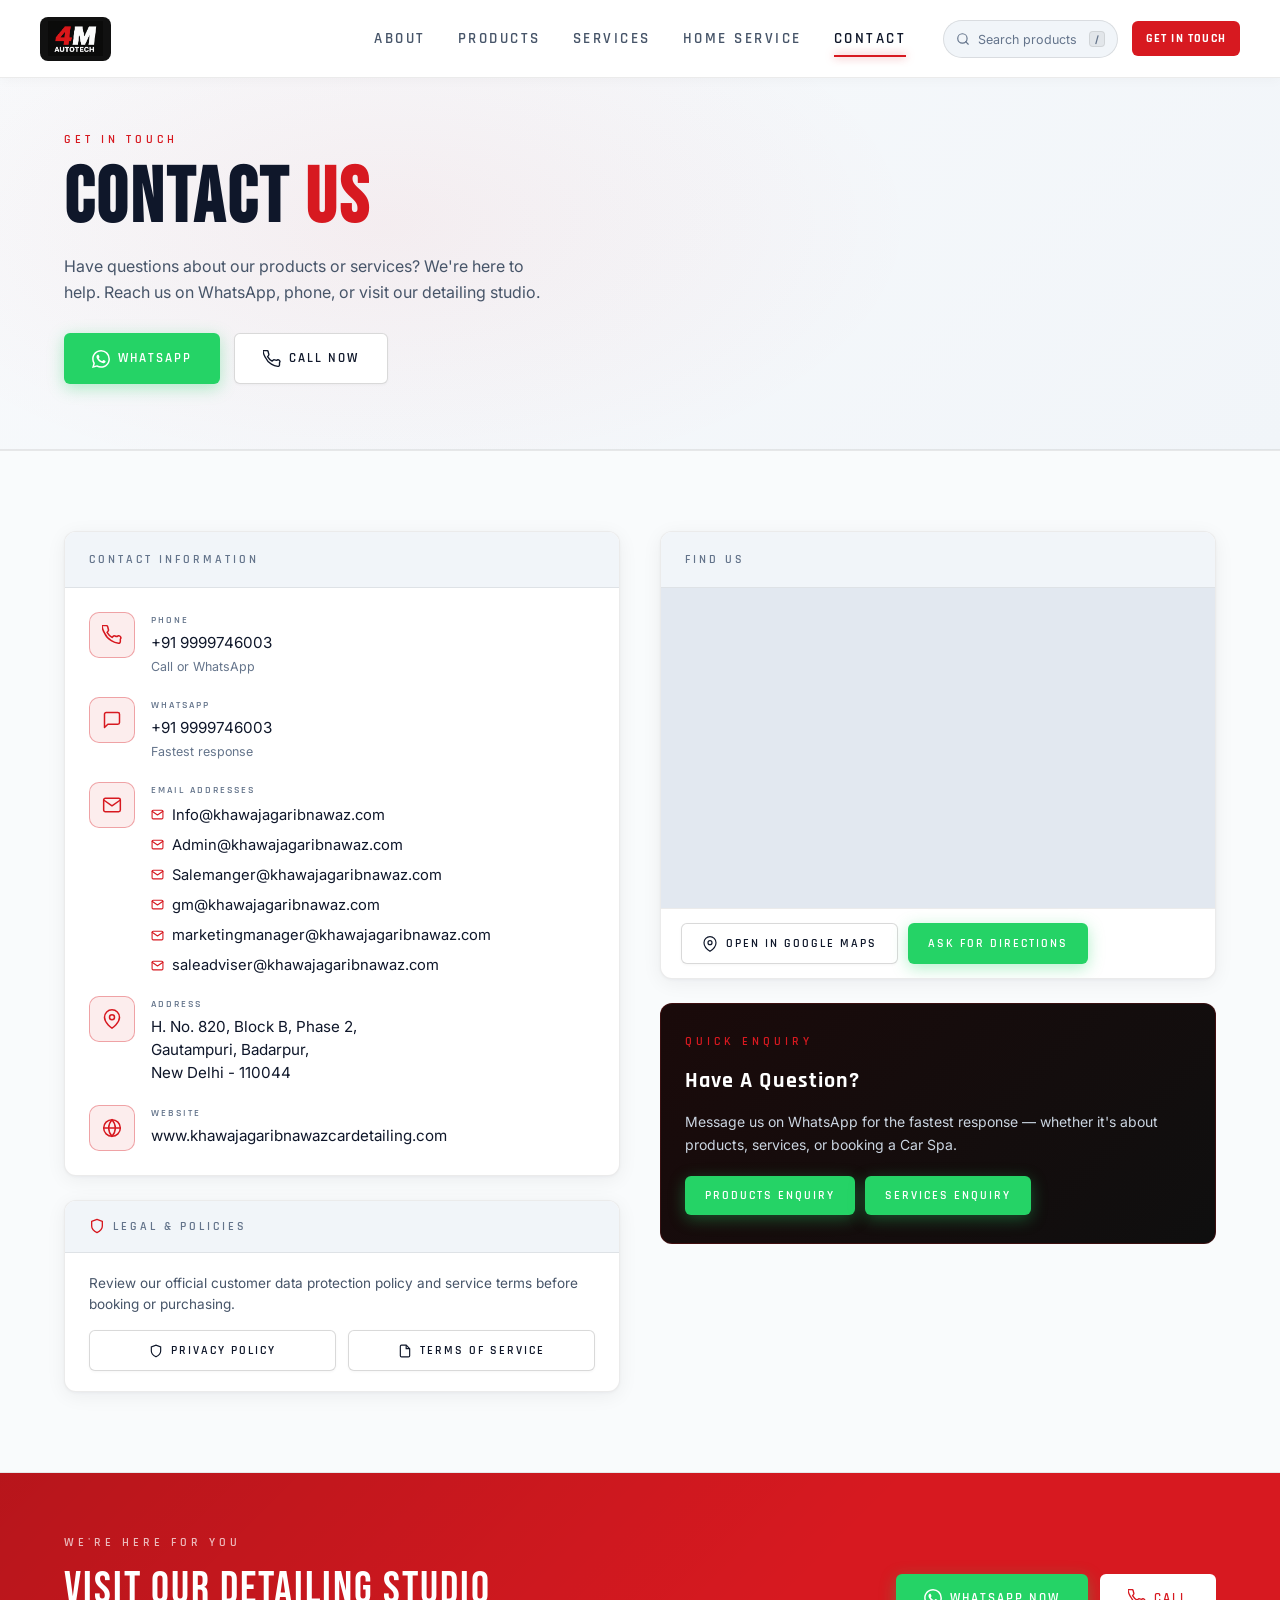
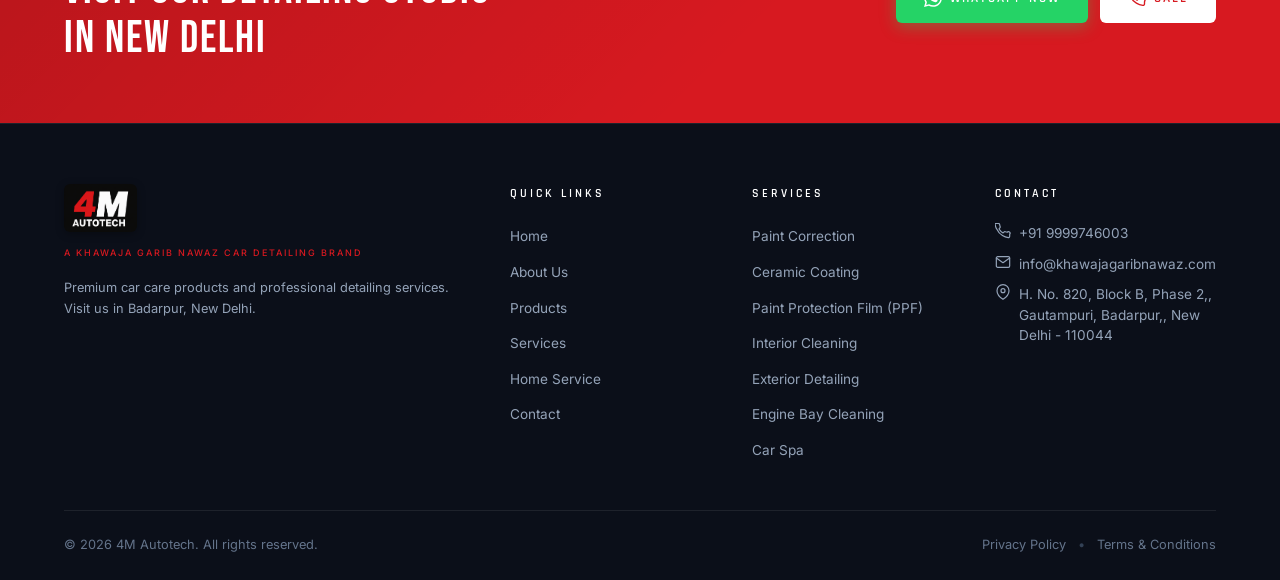
<file: contact.html>
<!DOCTYPE html>
<html lang="en">

<head>
    <meta charset="UTF-8">
    <meta name="viewport" content="width=device-width, initial-scale=1.0">
    <title>Contact — 4M AUTOTECH | Car Care New Delhi</title>
    <meta name="description"
        content="Contact 4M AUTOTECH / Khawaja Garib Nawaz Car Detailing. Call, WhatsApp or visit us in Gautampuri, Badarpur, New Delhi – 110044.">
    <link rel="canonical" href="https://www.khawajagaribnawazcardetailing.com/contact.html">
        <!-- Favicons -->
    <link rel="apple-touch-icon" sizes="180x180" href="apple-touch-icon.png">
    <link rel="icon" type="image/png" sizes="32x32" href="favicon-32x32.png">
    <link rel="icon" type="image/png" sizes="16x16" href="favicon-16x16.png">
    <link rel="manifest" href="site.webmanifest">
    <link rel="shortcut icon" href="favicon.ico">
    <link rel="stylesheet" href="css/style.css">
    <style>
        /* ── Hero actions ── */
        .contact-hero-actions {
            display: flex;
            gap: 14px;
            margin-top: 28px;
            flex-wrap: wrap;
        }

        /* ── Two-col grid ── */
        .contact-page-grid {
            display: grid;
            grid-template-columns: 1fr 1fr;
            gap: 40px;
            align-items: start;
        }

        /* ── Contact Card ── */
        .contact-card {
            background: var(--bg-card);
            border: 1px solid var(--border);
            border-radius: var(--card-radius);
            box-shadow: var(--shadow-card);
            overflow: hidden;
        }

        .contact-card__header {
            background: var(--surface);
            border-bottom: 1px solid var(--border);
            padding: 18px 24px;
            font-family: var(--font-heading);
            font-size: 12px;
            font-weight: 600;
            letter-spacing: 3px;
            text-transform: uppercase;
            color: var(--text-muted);
        }

        .contact-card__body {
            padding: 24px;
            display: flex;
            flex-direction: column;
            gap: 20px;
        }

        /* ── Contact detail row ── */
        .contact-detail {
            display: flex;
            align-items: flex-start;
            gap: 16px;
        }

        .contact-detail__icon {
            width: 46px;
            height: 46px;
            background: var(--red-light);
            border: 1px solid var(--border-accent);
            border-radius: 10px;
            display: flex;
            align-items: center;
            justify-content: center;
            flex-shrink: 0;
            color: var(--red);
        }

        .contact-detail__icon svg {
            width: 20px;
            height: 20px;
        }

        .contact-detail__label {
            font-family: var(--font-heading);
            font-size: 10px;
            font-weight: 600;
            letter-spacing: 2px;
            text-transform: uppercase;
            color: var(--text-muted);
            margin-bottom: 4px;
        }

        .contact-detail__value {
            font-size: 0.95rem;
            color: var(--text-primary);
            line-height: 1.5;
        }

        .contact-detail__value a {
            color: var(--text-primary);
            transition: color var(--transition);
        }

        .contact-detail__value a:hover {
            color: var(--red);
        }

        .contact-detail__sub {
            font-size: 0.78rem;
            color: var(--text-muted);
            margin-top: 2px;
        }

        /* ── Contact Emails List ── */
        .contact-emails-list {
            display: flex;
            flex-direction: column;
            gap: 8px;
            margin-top: 6px;
        }

        .contact-email-link {
            font-size: 0.92rem;
            color: var(--text-primary);
            word-break: break-all;
            display: inline-flex;
            align-items: center;
            gap: 8px;
            transition: color var(--transition);
        }

        .contact-email-link:hover {
            color: var(--red);
        }

        /* ── Legal Card ── */
        .legal-card {
            background: var(--bg-card);
            border: 1px solid var(--border);
            border-radius: var(--card-radius);
            box-shadow: var(--shadow-card);
            overflow: hidden;
            margin-top: 24px;
        }

        .legal-card__header {
            background: var(--surface);
            border-bottom: 1px solid var(--border);
            padding: 16px 24px;
            font-family: var(--font-heading);
            font-size: 12px;
            font-weight: 600;
            letter-spacing: 3px;
            text-transform: uppercase;
            color: var(--text-muted);
        }

        .legal-card__body {
            padding: 20px 24px;
        }

        .legal-card__links {
            display: flex;
            gap: 12px;
            flex-wrap: wrap;
        }

        /* ── Map Card ── */
        .map-card {
            background: var(--bg-card);
            border: 1px solid var(--border);
            border-radius: var(--card-radius);
            box-shadow: var(--shadow-card);
            overflow: hidden;
        }

        .map-card__header {
            background: var(--surface);
            border-bottom: 1px solid var(--border);
            padding: 18px 24px;
            font-family: var(--font-heading);
            font-size: 12px;
            font-weight: 600;
            letter-spacing: 3px;
            text-transform: uppercase;
            color: var(--text-muted);
        }

        .map-card__embed {
            height: 320px;
            background: var(--surface-2);
            display: flex;
            align-items: center;
            justify-content: center;
            flex-direction: column;
            gap: 12px;
            color: var(--text-muted);
            font-size: 0.85rem;
        }

        .map-card__embed iframe {
            width: 100%;
            height: 100%;
            border: none;
        }

        .map-card__footer {
            padding: 14px 20px;
            border-top: 1px solid var(--border);
            display: flex;
            gap: 10px;
            flex-wrap: wrap;
        }

        /* ── Quick enquiry panel ── */
        .quick-enquiry-panel {
            margin-top: 24px;
            background: linear-gradient(135deg, #1a0a0a, #0f0f0f);
            border: 1px solid rgba(215,25,32,0.2);
            border-radius: var(--card-radius);
            padding: 28px 24px;
        }

        .quick-enquiry-panel .quick-enquiry-title {
            font-family: var(--font-heading);
            font-size: 1.35rem;
            font-weight: 700;
            letter-spacing: 1px;
            margin-bottom: 12px;
            color: #FFFFFF;
        }

        .quick-enquiry-panel p {
            font-size: 0.875rem;
            color: #CBD5E1;
            margin-bottom: 20px;
            line-height: 1.65;
        }

        .quick-enquiry-btns {
            display: flex;
            gap: 10px;
            flex-wrap: wrap;
        }

        /* ── Tablet (≤ 900px) ── */
        @media (max-width: 900px) {
            .contact-page-grid {
                grid-template-columns: 1fr;
                gap: 28px;
            }

            .map-card__embed {
                height: 280px;
            }
        }

        /* ── Mobile (≤ 640px) ── */
        @media (max-width: 640px) {
            .contact-hero-actions {
                gap: 10px;
                margin-top: 20px;
            }

            .contact-hero-actions .btn {
                flex: 1 1 140px;
                justify-content: center;
            }

            .contact-card__header,
            .map-card__header {
                padding: 14px 16px;
                font-size: 11px;
                letter-spacing: 2px;
            }

            .contact-card__body {
                padding: 16px;
                gap: 16px;
            }

            .contact-detail {
                gap: 12px;
            }

            .contact-detail__icon {
                width: 40px;
                height: 40px;
                border-radius: 8px;
            }

            .contact-detail__icon svg {
                width: 18px;
                height: 18px;
            }

            .contact-detail__value {
                font-size: 0.875rem;
            }

            .map-card__embed {
                height: 240px;
            }

            .map-card__footer {
                padding: 12px 16px;
                flex-direction: column;
            }

            .map-card__footer .btn {
                width: 100%;
                justify-content: center;
            }

            .quick-enquiry-panel {
                padding: 20px 16px;
                margin-top: 20px;
            }

            .quick-enquiry-panel .quick-enquiry-title {
                font-size: 1.15rem;
            }

            .quick-enquiry-btns {
                flex-direction: column;
                gap: 10px;
            }

            .quick-enquiry-btns .btn {
                width: 100%;
                justify-content: center;
            }
        }

        /* ── Small phones (≤ 400px) ── */
        @media (max-width: 400px) {
            .contact-card__body {
                padding: 14px 12px;
            }

            .contact-detail__value {
                font-size: 0.82rem;
            }

            .map-card__embed {
                height: 200px;
            }
        }
    </style>

</head>

<body>

    <!-- ====== NAVIGATION ====== -->
    <nav class="nav" id="main-nav">
        <div class="container">
            <div class="nav__inner">
                <a href="index.html" class="nav__logo" id="nav-logo" aria-label="4M Autotech Home">
                    <img src="assets/logo.png" alt="4M Autotech Logo" class="nav__logo-img">
                </a>
                <ul class="nav__links">
                    <li><a href="about.html" class="nav__link" id="nav-about">About</a></li>
                    <li><a href="products.html" class="nav__link" id="nav-products">Products</a></li>
                    <li><a href="services.html" class="nav__link" id="nav-services">Services</a></li>
                    <li><a href="home-service.html" class="nav__link" id="nav-home-service">Home Service</a></li>
                    <li><a href="contact.html" class="nav__link active" id="nav-contact">Contact</a></li>
                </ul>
                <div class="nav__actions">
                    <div class="nav__search-wrapper" id="nav-search-wrapper">
                        <div class="nav__search-box" id="nav-search-box">
                            <svg class="nav__search-icon" viewBox="0 0 24 24" width="14" height="14" fill="none" stroke="currentColor" stroke-width="2" stroke-linecap="round" stroke-linejoin="round">
                                <circle cx="11" cy="11" r="8"></circle>
                                <line x1="21" y1="21" x2="16.65" y2="16.65"></line>
                            </svg>
                            <input type="text" class="nav__search-input" id="nav-search-input" placeholder="Search products &amp; services..." autocomplete="off" spellcheck="false">
                            <button class="nav__search-clear" id="nav-search-clear" aria-label="Clear search" type="button" style="display:none;">
                                <svg viewBox="0 0 24 24" width="13" height="13" fill="none" stroke="currentColor" stroke-width="2.5"><line x1="18" y1="6" x2="6" y2="18"></line><line x1="6" y1="6" x2="18" y2="18"></line></svg>
                            </button>
                            <span class="nav__search-kbd">/</span>
                        </div>
                        <div class="nav__search-dropdown" id="nav-search-dropdown" style="display:none;">
                            <div class="nav__search-dropdown-content" id="nav-search-results"></div>
                        </div>
                    </div>
                    <a href="#contact-card" class="nav__cta" id="nav-enquire">Get In Touch</a>
                </div>
                <div class="nav__hamburger" id="hamburger" role="button" aria-label="Toggle menu">
                    <span></span><span></span><span></span>
                </div>
            </div>
        </div>
        <div class="nav__mobile" id="mobile-nav">
            <a href="about.html" class="nav__link" id="mob-about">About</a>
            <div class="nav__mobile-item">
                <div class="nav__mobile-header">
                    <a href="products.html" class="nav__link" id="mob-products">Products</a>
                    <button class="nav__mobile-toggle" id="mob-products-toggle" aria-label="Toggle Products Submenu">
                        <svg viewBox="0 0 24 24" width="16" height="16" fill="none" stroke="currentColor"
                            stroke-width="2.5" stroke-linecap="round" stroke-linejoin="round">
                            <polyline points="6 9 12 15 18 9"></polyline>
                        </svg>
                    </button>
                </div>
                <div class="nav__mobile-sub" id="mob-products-sub">
                    <div class="nav__mobile-group-title">Categories</div>
                    <div class="nav__mobile-links">
                        <a href="products.html" class="nav__mobile-sublink">All Products (28)</a>
                        <a href="products.html?category=car-care" class="nav__mobile-sublink">Car Care Range</a>
                        <a href="products.html?category=bike-care" class="nav__mobile-sublink">Bike Care Range</a>
                        <a href="products.html?category=exterior-care" class="nav__mobile-sublink">Exterior Care</a>
                        <a href="products.html?category=interior-care" class="nav__mobile-sublink">Interior Care</a>
                        <a href="products.html?category=engine-care" class="nav__mobile-sublink">Engine &amp; Fuel
                            Care</a>
                        <a href="products.html?category=protection" class="nav__mobile-sublink">Coatings &amp;
                            Protection</a>
                    </div>
                    <div class="nav__mobile-group-title" style="margin-top: 10px;">products</div>
                    <div class="nav__mobile-links">
                        <a href="products.html?product=fuel-additive" class="nav__mobile-sublink">Fuel Additive</a>
                        <a href="products.html?product=tyre-polish" class="nav__mobile-sublink">Tyre Polish</a>
                        <a href="products.html?product=black-garnish" class="nav__mobile-sublink">Black Garnish</a>
                        <a href="products.html?product=brake-cleaner" class="nav__mobile-sublink">Brake Cleaner</a>
                        <a href="products.html?product=bike-chain-lube" class="nav__mobile-sublink">Bike Chain
                            Lubricant</a>
                    </div>
                </div>
            </div>
            <a href="services.html" class="nav__link" id="mob-services">Services</a>
            <a href="home-service.html" class="nav__link" id="mob-home-service">Home Service</a>
            <a href="contact.html" class="nav__link active" id="mob-contact">Contact</a>
            <a href="contact.html" class="btn btn--primary btn--sm" id="mob-enquire">Enquire Now</a>
        </div>
    </nav>

    <!-- ====== PAGE HERO ====== -->
    <section class="page-hero">
        <div class="container">
            <div class="page-hero__content">
                <span class="page-hero__label">Get In Touch</span>
                <h1 class="page-hero__title">Contact <span>Us</span></h1>
                <p class="page-hero__sub">
                    Have questions about our products or services? We're here to help. Reach us on WhatsApp, phone, or
                    visit our detailing studio.
                </p>
                <div class="contact-hero-actions">
                    <a id="hero-whatsapp" href="https://wa.me/919999746003" class="btn btn--whatsapp">
                        <svg class="btn__icon" viewBox="0 0 24 24" fill="currentColor">
                            <path
                                d="M17.472 14.382c-.297-.149-1.758-.867-2.03-.967-.273-.099-.471-.148-.67.15-.197.297-.767.966-.94 1.164-.173.199-.347.223-.644.075-.297-.15-1.255-.463-2.39-1.475-.883-.788-1.48-1.761-1.653-2.059-.173-.297-.018-.458.13-.606.134-.133.298-.347.446-.52.149-.174.198-.298.298-.497.099-.198.05-.371-.025-.52-.075-.149-.669-1.612-.916-2.207-.242-.579-.487-.5-.669-.51-.173-.008-.371-.01-.57-.01-.198 0-.52.074-.792.372-.272.297-1.04 1.016-1.04 2.479 0 1.462 1.065 2.875 1.213 3.074.149.198 2.096 3.2 5.077 4.487.709.306 1.262.489 1.694.625.712.227 1.36.195 1.871.118.571-.085 1.758-.719 2.006-1.413.248-.694.248-1.289.173-1.413-.074-.124-.272-.198-.57-.347m-5.421 7.403h-.004a9.87 9.87 0 01-5.031-1.378l-.361-.214-3.741.982.998-3.648-.235-.374a9.86 9.86 0 01-1.51-5.26c.001-5.45 4.436-9.884 9.888-9.884 2.64 0 5.122 1.03 6.988 2.898a9.825 9.825 0 012.893 6.994c-.003 5.45-4.437 9.884-9.885 9.884m8.413-18.297A11.815 11.815 0 0012.05 0C5.495 0 .16 5.335.157 11.892c0 2.096.547 4.142 1.588 5.945L.057 24l6.305-1.654a11.882 11.882 0 005.683 1.448h.005c6.554 0 11.89-5.335 11.893-11.893a11.821 11.821 0 00-3.48-8.413z" />
                        </svg>
                        WhatsApp
                    </a>
                    <a id="hero-call" href="tel:+919999746003" class="btn btn--outline">
                        <svg class="btn__icon" viewBox="0 0 24 24" fill="none" stroke="currentColor" stroke-width="1.8"
                            stroke-linecap="round" stroke-linejoin="round">
                            <path
                                d="M22 16.92v3a2 2 0 01-2.18 2 19.79 19.79 0 01-8.63-3.07A19.5 19.5 0 013.07 9.8a19.79 19.79 0 01-3.07-8.68A2 2 0 012 .74h3a2 2 0 012 1.72c.127.96.361 1.903.7 2.81a2 2 0 01-.45 2.11L6.09 8.91a16 16 0 006 6l1.27-1.27a2 2 0 012.11-.45c.907.339 1.85.573 2.81.7A2 2 0 0122 16.92z" />
                        </svg>
                        Call Now
                    </a>
                </div>
            </div>
        </div>
    </section>

    <!-- ====== MAIN CONTACT SECTION ====== -->
    <section class="section" id="contact-card">
        <div class="container">
            <div class="contact-page-grid">
                <!-- Contact Info -->
                <div class="fade-in">
                    <div class="contact-card">
                        <div class="contact-card__header">Contact Information</div>
                        <div class="contact-card__body" id="contact-info-body"></div>
                    </div>

                    <!-- Legal & Policies Card -->
                    <div class="legal-card">
                        <div class="legal-card__header">
                            <div style="display:flex;align-items:center;gap:8px;">
                                <svg viewBox="0 0 24 24" width="16" height="16" fill="none" stroke="currentColor" stroke-width="2" stroke-linecap="round" stroke-linejoin="round" style="color:var(--red)"><path d="M12 22s8-4 8-10V5l-8-3-8 3v7c0 6 8 10 8 10z"/></svg>
                                <span>Legal &amp; Policies</span>
                            </div>
                        </div>
                        <div class="legal-card__body">
                            <p style="font-size:0.85rem;color:var(--text-secondary);margin-bottom:14px;line-height:1.6;">Review our official customer data protection policy and service terms before booking or purchasing.</p>
                            <div class="legal-card__links">
                                <a href="privacy-policy.html" class="btn btn--outline btn--sm" style="flex:1;justify-content:center;">
                                    <svg viewBox="0 0 24 24" width="14" height="14" fill="none" stroke="currentColor" stroke-width="2"><path d="M12 22s8-4 8-10V5l-8-3-8 3v7c0 6 8 10 8 10z"/></svg>
                                    Privacy Policy
                                </a>
                                <a href="terms.html" class="btn btn--outline btn--sm" style="flex:1;justify-content:center;">
                                    <svg viewBox="0 0 24 24" width="14" height="14" fill="none" stroke="currentColor" stroke-width="2"><path d="M14 2H6a2 2 0 0 0-2 2v16a2 2 0 0 0 2 2h12a2 2 0 0 0 2-2V8z"/><polyline points="14 2 14 8 20 8"/></svg>
                                    Terms of Service
                                </a>
                            </div>
                        </div>
                    </div>
                </div>

                <!-- Map & Quick CTA -->
                <div class="fade-in">
                    <div class="map-card">
                        <div class="map-card__header">Find Us</div>
                        <div class="map-card__embed" id="map-embed"></div>
                        <div class="map-card__footer" id="map-footer"></div>
                    </div>
                    <div class="quick-enquiry-panel">
                        <div class="section-label">Quick Enquiry</div>
                        <div class="quick-enquiry-title">Have A Question?</div>
                        <p>Message us on WhatsApp for the fastest response — whether it's about products, services, or booking a Car Spa.</p>
                        <div class="quick-enquiry-btns">
                            <a id="quick-whatsapp-products" href="https://wa.me/919999746003" class="btn btn--whatsapp btn--sm">Products Enquiry</a>
                            <a id="quick-whatsapp-services" href="https://wa.me/919999746003" class="btn btn--whatsapp btn--sm">Services Enquiry</a>
                        </div>
                    </div>
                </div>
            </div>
        </div>
    </section>

    <!-- ====== CTA STRIP ====== -->
    <section class="cta-strip">
        <div class="container">
            <div class="cta-strip__inner">
                <div class="cta-strip__text">
                    <span class="section-label">We're Here For You</span>
                    <div class="cta-strip__title">Visit Our Detailing Studio<br>In New Delhi</div>
                </div>
                <div class="cta-strip__actions">
                    <a id="cta-whatsapp" href="https://wa.me/919999746003" class="btn btn--whatsapp">
                        <svg class="btn__icon" viewBox="0 0 24 24" fill="currentColor">
                            <path
                                d="M17.472 14.382c-.297-.149-1.758-.867-2.03-.967-.273-.099-.471-.148-.67.15-.197.297-.767.966-.94 1.164-.173.199-.347.223-.644.075-.297-.15-1.255-.463-2.39-1.475-.883-.788-1.48-1.761-1.653-2.059-.173-.297-.018-.458.13-.606.134-.133.298-.347.446-.52.149-.174.198-.298.298-.497.099-.198.05-.371-.025-.52-.075-.149-.669-1.612-.916-2.207-.242-.579-.487-.5-.669-.51-.173-.008-.371-.01-.57-.01-.198 0-.52.074-.792.372-.272.297-1.04 1.016-1.04 2.479 0 1.462 1.065 2.875 1.213 3.074.149.198 2.096 3.2 5.077 4.487.709.306 1.262.489 1.694.625.712.227 1.36.195 1.871.118.571-.085 1.758-.719 2.006-1.413.248-.694.248-1.289.173-1.413-.074-.124-.272-.198-.57-.347m-5.421 7.403h-.004a9.87 9.87 0 01-5.031-1.378l-.361-.214-3.741.982.998-3.648-.235-.374a9.86 9.86 0 01-1.51-5.26c.001-5.45 4.436-9.884 9.888-9.884 2.64 0 5.122 1.03 6.988 2.898a9.825 9.825 0 012.893 6.994c-.003 5.45-4.437 9.884-9.885 9.884m8.413-18.297A11.815 11.815 0 0012.05 0C5.495 0 .16 5.335.157 11.892c0 2.096.547 4.142 1.588 5.945L.057 24l6.305-1.654a11.882 11.882 0 005.683 1.448h.005c6.554 0 11.89-5.335 11.893-11.893a11.821 11.821 0 00-3.48-8.413z" />
                        </svg>
                        WhatsApp Now
                    </a>
                    <a id="cta-call" href="tel:+919999746003" class="btn"
                        style="background:#fff;color:#D71920;font-family:var(--font-heading);font-weight:600;letter-spacing:2px;gap:8px;">
                        <svg style="width:18px;height:18px;" viewBox="0 0 24 24" fill="none" stroke="currentColor"
                            stroke-width="1.8" stroke-linecap="round" stroke-linejoin="round">
                            <path
                                d="M22 16.92v3a2 2 0 01-2.18 2 19.79 19.79 0 01-8.63-3.07A19.5 19.5 0 013.07 9.8a19.79 19.79 0 01-3.07-8.68A2 2 0 012 .74h3a2 2 0 012 1.72c.127.96.361 1.903.7 2.81a2 2 0 01-.45 2.11L6.09 8.91a16 16 0 006 6l1.27-1.27a2 2 0 012.11-.45c.907.339 1.85.573 2.81.7A2 2 0 0122 16.92z" />
                        </svg>
                        Call
                    </a>
                </div>
            </div>
        </div>
    </section>

    <!-- ====== FOOTER ====== -->
    <footer class="footer">
        <div class="container">
            <div class="footer__grid">
                <div class="footer__brand">
                    <a href="index.html" class="footer__logo-link" aria-label="4M Autotech Home">
                        <img src="assets/logo.png" alt="4M Autotech Logo" class="footer__logo-img">
                    </a>
                    <span class="footer__logo-sub">A Khawaja Garib Nawaz Car Detailing Brand</span>
                    <p class="footer__tagline">Premium car care products and professional detailing services. Visit us
                        in Badarpur, New Delhi.</p>
                </div>
                <div>
                    <div class="footer__col-title">Quick Links</div>
                    <ul class="footer__links">
                        <li><a href="index.html" class="footer__link">Home</a></li>
                        <li><a href="about.html" class="footer__link">About Us</a></li>
                        <li><a href="products.html" class="footer__link">Products</a></li>
                        <li><a href="services.html" class="footer__link">Services</a></li>
                        <li><a href="home-service.html" class="footer__link">Home Service</a></li>
                        <li><a href="contact.html" class="footer__link">Contact</a></li>
                    </ul>
                </div>
                <div>
                    <div class="footer__col-title">Services</div>
                    <ul class="footer__links" id="footer-services-list"></ul>
                </div>
                <div>
                    <div class="footer__col-title">Contact</div>
                    <div class="footer__contact-list" id="footer-contact-list"></div>
                </div>
            </div>
            <div class="footer__bottom">
                <div class="footer__copyright" id="footer-copyright"></div>
                <div class="footer__legal-links">
                    <a href="privacy-policy.html" class="footer__legal-link">Privacy Policy</a>
                    <span class="footer__legal-sep">•</span>
                    <a href="terms.html" class="footer__legal-link">Terms &amp; Conditions</a>
                </div>
            </div>
        </div>
    </footer>

    <script src="js/config.js"></script>
    <script src="js/products.js"></script>
    <script src="js/services.js"></script>
    <script src="js/icons.js"></script>
    <script src="js/nav-search.js"></script>
    <script>
        (function () {
            const nav = document.getElementById('main-nav');
            window.addEventListener('scroll', () => nav.classList.toggle('scrolled', window.scrollY > 40));
            document.getElementById('hamburger').addEventListener('click', () => {
                document.getElementById('mobile-nav').classList.toggle('open');
            });
            const mobProdToggle = document.getElementById('mob-products-toggle');
            if (mobProdToggle) {
                mobProdToggle.addEventListener('click', (e) => {
                    e.preventDefault();
                    e.stopPropagation();
                    mobProdToggle.closest('.nav__mobile-item').classList.toggle('open');
                });
            }

            document.getElementById('hero-whatsapp').href = whatsappUrl(SITE_CONFIG.waMessages.general);
            document.getElementById('hero-call').href = callUrl();
            document.getElementById('cta-whatsapp').href = whatsappUrl(SITE_CONFIG.waMessages.general);
            document.getElementById('cta-call').href = callUrl();
            document.getElementById('quick-whatsapp-products').href = whatsappUrl(SITE_CONFIG.waMessages.general);
            document.getElementById('quick-whatsapp-services').href = whatsappUrl(SITE_CONFIG.waMessages.services);

            // ---- CONTACT INFO ----
            const emailListHtml = (SITE_CONFIG.emails || []).map(email => {
                const addr = typeof email === 'string' ? email : (email.address || email);
                return `<a href="mailto:${addr}" class="contact-email-link"><svg viewBox="0 0 24 24" width="13" height="13" fill="none" stroke="currentColor" stroke-width="2" stroke-linecap="round" stroke-linejoin="round" style="color:var(--red);flex-shrink:0;"><path d="M4 4h16c1.1 0 2 .9 2 2v12c0 1.1-.9 2-2 2H4c-1.1 0-2-.9-2-2V6c0-1.1.9-2 2-2z"/><polyline points="22,6 12,13 2,6"/></svg>${addr}</a>`;
            }).join('');

            const contactItems = [
                { iconName: 'phone', label: 'Phone', value: `<a href="${callUrl()}">${SITE_CONFIG.phoneDisplay}</a>`, sub: 'Call or WhatsApp' },
                { iconName: 'chat', label: 'WhatsApp', value: `<a href="${whatsappUrl(SITE_CONFIG.waMessages.general)}" target="_blank" rel="noopener">${SITE_CONFIG.phoneDisplay}</a>`, sub: 'Fastest response' },
                { iconName: 'email', label: 'Email Addresses', value: `<div class="contact-emails-list">${emailListHtml}</div>`, sub: '' },
                { iconName: 'location', label: 'Address', value: `${SITE_CONFIG.addressLine1},<br>${SITE_CONFIG.addressLine2},<br>${SITE_CONFIG.addressLine3}`, sub: '' },
                { iconName: 'globe', label: 'Website', value: `<a href="https://${SITE_CONFIG.website}" target="_blank" rel="noopener">${SITE_CONFIG.website}</a>`, sub: '' },
            ];
            const contactBody = document.getElementById('contact-info-body');
            contactItems.forEach(item => {
                contactBody.innerHTML += `
                <div class="contact-detail">
                    <div class="contact-detail__icon">${ICONS[item.iconName]}</div>
                    <div>
                        <div class="contact-detail__label">${item.label}</div>
                        <div class="contact-detail__value">${item.value}</div>
                        ${item.sub ? `<div class="contact-detail__sub">${item.sub}</div>` : ''}
                    </div>
                </div>
            `;
            });

            // ---- MAP ----
            const mapEl = document.getElementById('map-embed');
            if (SITE_CONFIG.googleMapsEmbed) {
                mapEl.innerHTML = `<iframe src="${SITE_CONFIG.googleMapsEmbed}" allowfullscreen loading="lazy" referrerpolicy="no-referrer-when-downgrade" title="4M Autotech Location"></iframe>`;
            } else {
                mapEl.innerHTML = `
                <div style="color:var(--red)">${ICONS.mapPin.replace('viewBox', 'width="48" height="48" viewBox')}</div>
                <div style="text-align:center;padding:0 20px;">
                    <div style="font-family:var(--font-heading);font-size:14px;font-weight:600;letter-spacing:1px;color:var(--text-primary);margin-bottom:6px;">Gautampuri, Badarpur</div>
                    <div style="font-size:0.8rem;color:var(--text-muted);">New Delhi – 110044</div>
                </div>
                <a href="${SITE_CONFIG.googleMapsUrl}" target="_blank" rel="noopener" class="btn btn--primary btn--sm" style="margin-top:4px;">View On Google Maps</a>
            `;
            }
            document.getElementById('map-footer').innerHTML = `
            <a href="${SITE_CONFIG.googleMapsUrl}" target="_blank" rel="noopener" class="btn btn--outline btn--sm">
                ${ICONS.mapPin.replace('viewBox', 'width="16" height="16" viewBox')} Open in Google Maps
            </a>
            <a href="${whatsappUrl('Hello, I need directions to 4M Autotech.')}" class="btn btn--whatsapp btn--sm">Ask For Directions</a>
        `;

            // ---- SCROLL ANIMATIONS ----
            const observer = new IntersectionObserver(entries => {
                entries.forEach(e => { if (e.isIntersecting) e.target.classList.add('visible'); });
            }, { threshold: 0.08 });
            document.querySelectorAll('.fade-in').forEach(el => observer.observe(el));

            // ---- FOOTER ----
            SERVICES.forEach(s => {
                document.getElementById('footer-services-list').innerHTML += `<li><a href="services.html#${s.id}" class="footer__link">${s.name}</a></li>`;
            });
            document.getElementById('footer-contact-list').innerHTML = `
            <div class="footer__contact-item">${icon('phone', '16px')}<a href="${callUrl()}">${SITE_CONFIG.phoneDisplay}</a></div>
            <div class="footer__contact-item">${icon('email', '16px')}<a href="mailto:${SITE_CONFIG.email}">${SITE_CONFIG.email}</a></div>
            <div class="footer__contact-item">${icon('location', '16px')}<span>${SITE_CONFIG.address.replace(/\n/g, ', ')}</span></div>
        `;
            document.getElementById('footer-copyright').textContent = `© ${new Date().getFullYear()} 4M Autotech. All rights reserved.`;
        })();
    </script>
</body>

</html>
</file>
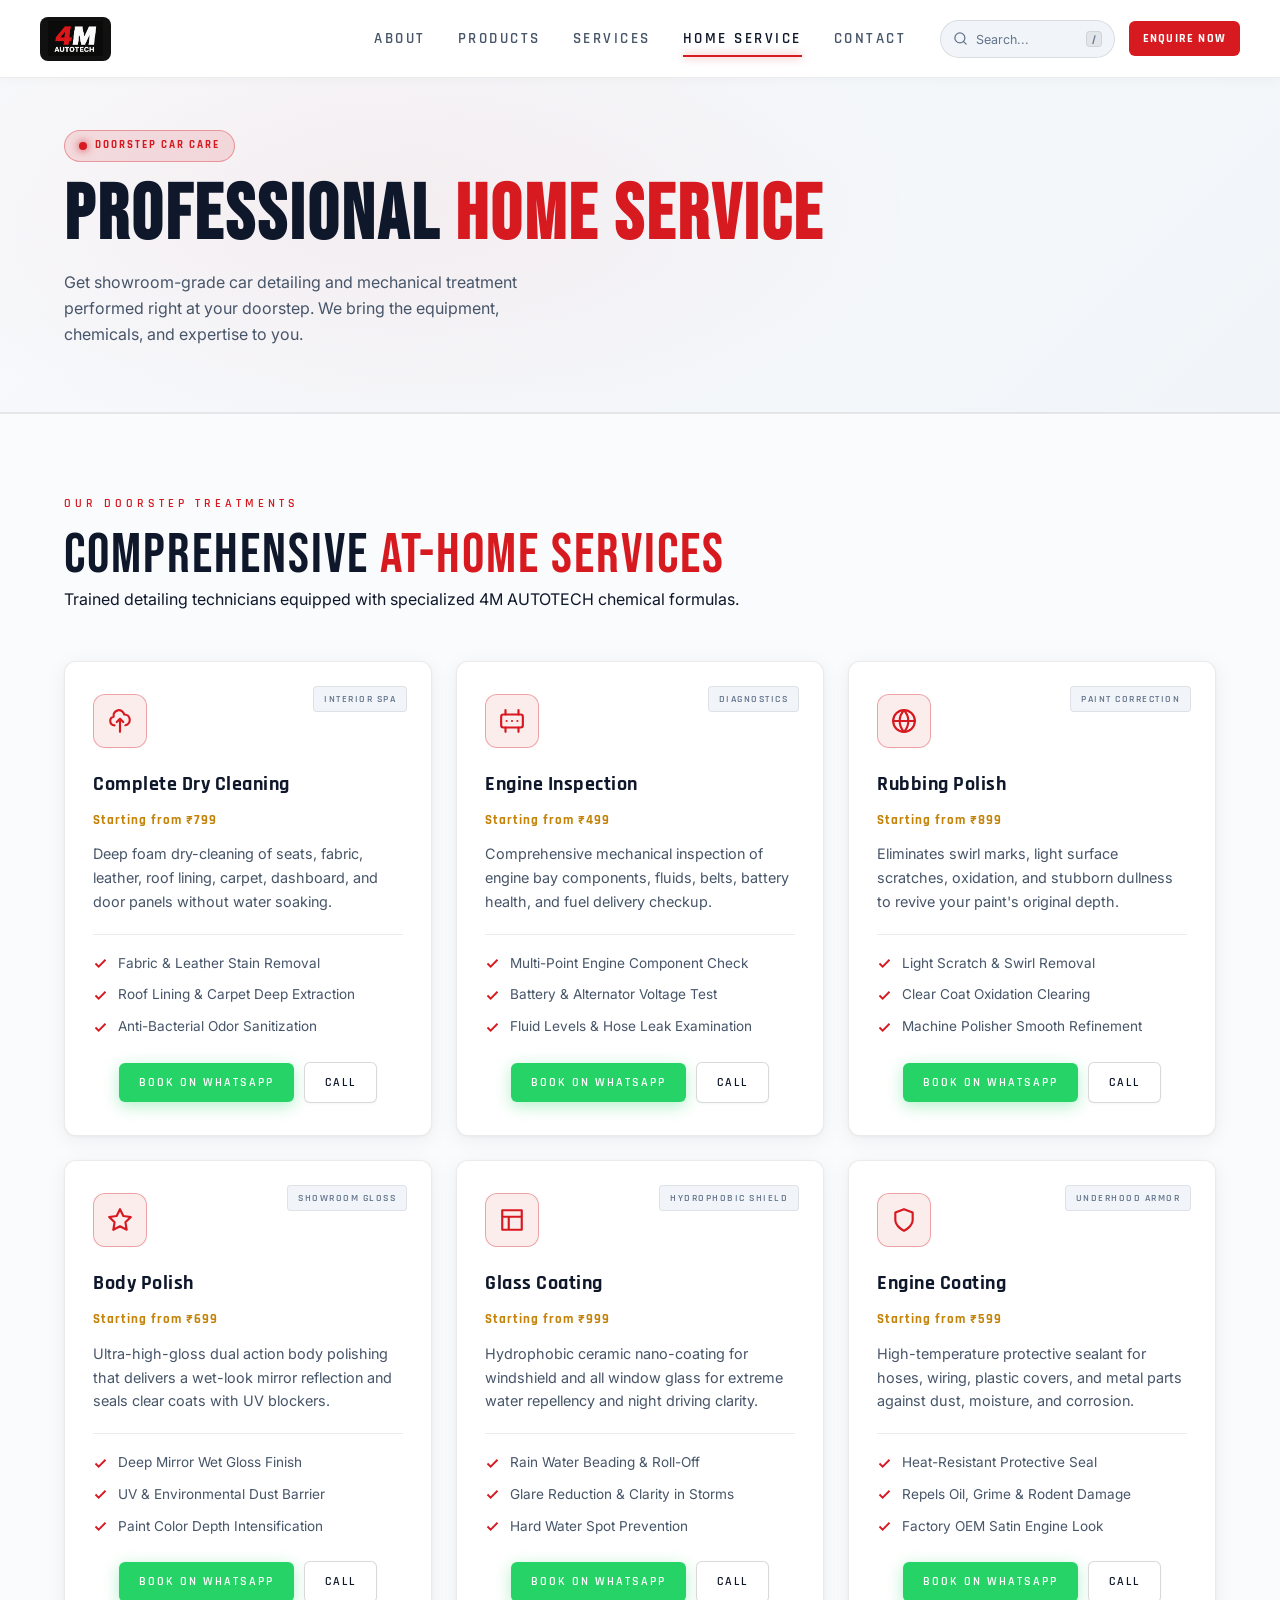
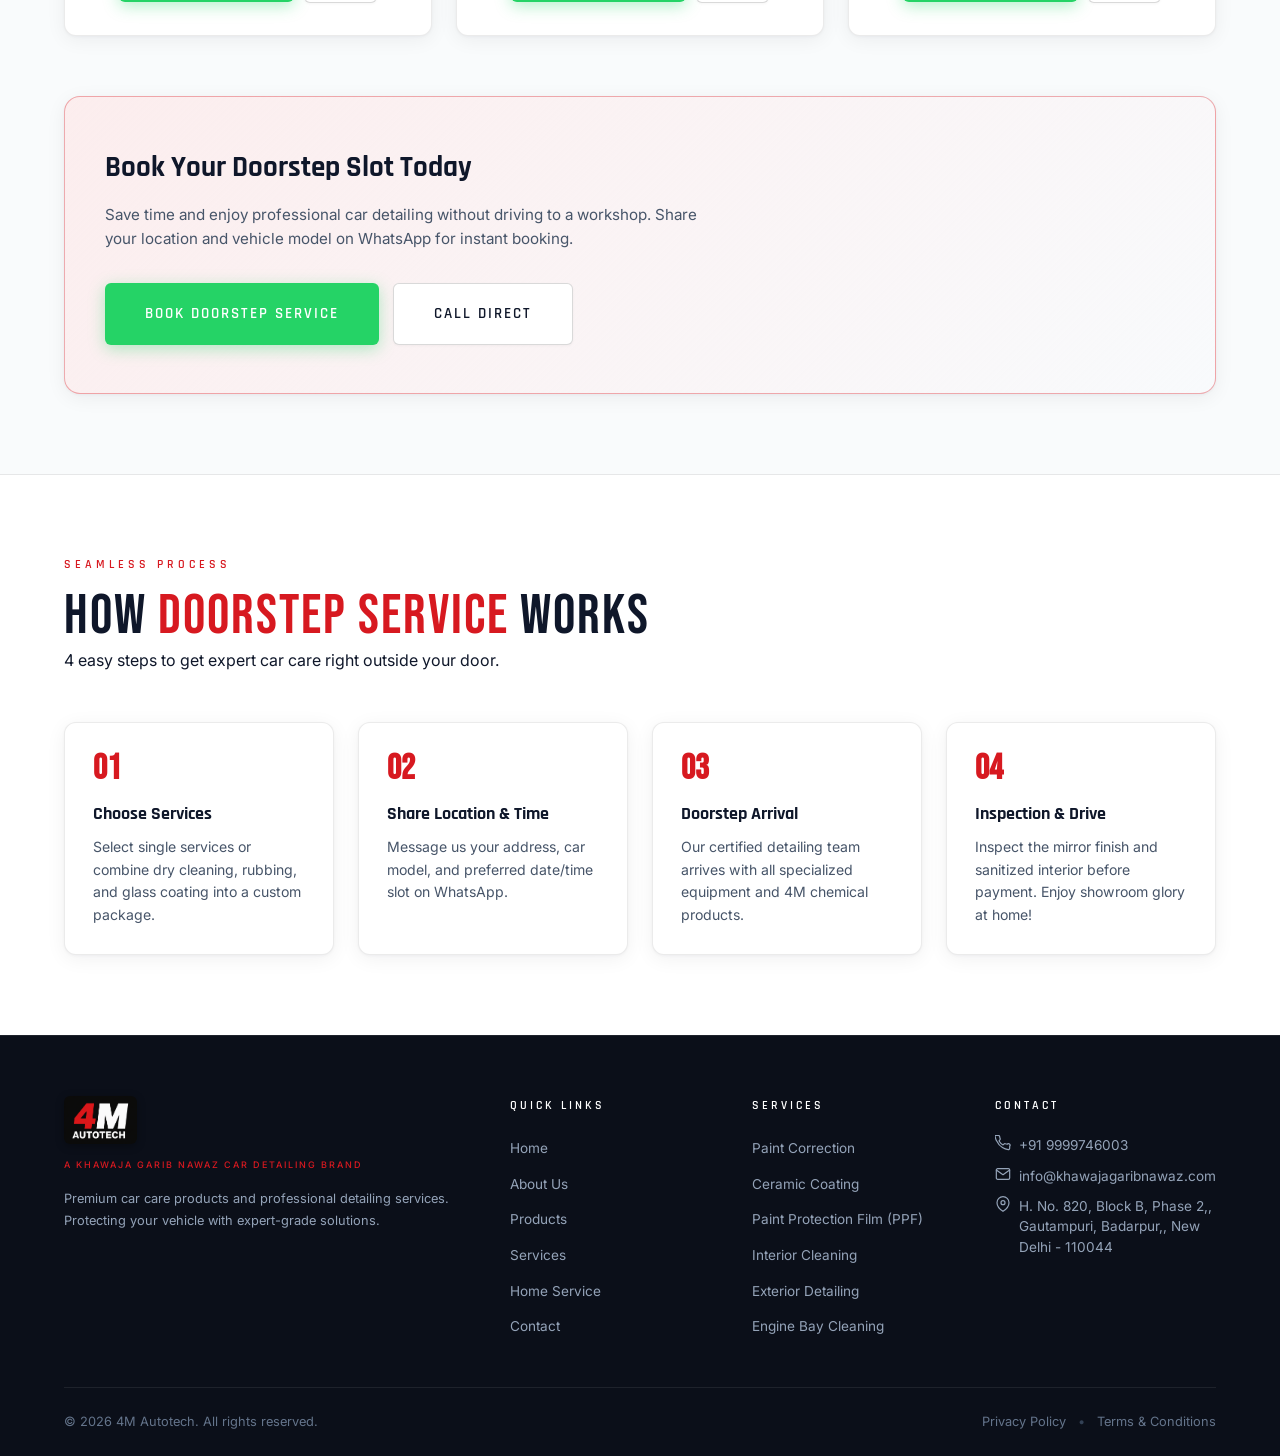
<file: home-service.html>
<!DOCTYPE html>
<html lang="en">

<head>
    <meta charset="UTF-8">
    <meta name="viewport" content="width=device-width, initial-scale=1.0">
    <title>Doorstep Home Service — 4M AUTOTECH | Professional Car Care at Your Home</title>
    <meta name="description"
        content="Professional car care and detailing at your doorstep by 4M AUTOTECH. Dry cleaning, engine inspection, rubbing polish, Body polish, glass coating, engine coating and more in New Delhi.">
    <link rel="canonical" href="https://www.khawajagaribnawazcardetailing.com/home-service.html">
        <!-- Favicons -->
    <link rel="apple-touch-icon" sizes="180x180" href="apple-touch-icon.png">
    <link rel="icon" type="image/png" sizes="32x32" href="favicon-32x32.png">
    <link rel="icon" type="image/png" sizes="16x16" href="favicon-16x16.png">
    <link rel="manifest" href="site.webmanifest">
    <link rel="shortcut icon" href="favicon.ico">
    <link rel="stylesheet" href="css/style.css">
    <style>
        .service-card-modern__price {
            font-family: var(--font-heading);
            font-size: 13px;
            font-weight: 700;
            letter-spacing: 1px;
            color: var(--gold);
            margin-bottom: 12px;
            display: inline-flex;
            align-items: center;
            gap: 6px;
        }

        .home-service-badge {
            display: inline-flex;
            align-items: center;
            gap: 8px;
            background: rgba(215, 25, 32, 0.12);
            border: 1px solid var(--border-accent);
            color: var(--red);
            padding: 6px 14px;
            border-radius: 20px;
            font-family: var(--font-heading);
            font-size: 11px;
            font-weight: 700;
            letter-spacing: 2px;
            text-transform: uppercase;
            margin-bottom: 16px;
        }

        .home-service-badge::before {
            content: '';
            width: 8px;
            height: 8px;
            border-radius: 50%;
            background: var(--red);
            box-shadow: 0 0 8px var(--red);
        }

        .services-grid-home {
            display: grid;
            grid-template-columns: repeat(auto-fill, minmax(320px, 1fr));
            gap: 24px;
        }

        .service-card-modern {
            background: var(--bg-card);
            border: 1px solid var(--border);
            border-radius: var(--card-radius);
            box-shadow: var(--shadow-card);
            padding: 32px 28px;
            transition: all var(--transition);
            display: flex;
            flex-direction: column;
            position: relative;
            overflow: hidden;
        }

        .service-card-modern:hover {
            transform: translateY(-5px);
            border-color: rgba(215, 25, 32, 0.4);
            box-shadow: var(--shadow-hover);
        }

        .service-card-modern__icon {
            width: 54px;
            height: 54px;
            border-radius: 12px;
            background: var(--red-light);
            border: 1px solid var(--border-accent);
            display: flex;
            align-items: center;
            justify-content: center;
            color: var(--red);
            margin-bottom: 20px;
        }

        .service-card-modern__icon svg {
            width: 26px;
            height: 26px;
        }

        .service-card-modern__tag {
            position: absolute;
            top: 24px;
            right: 24px;
            font-family: var(--font-heading);
            font-size: 10px;
            font-weight: 600;
            letter-spacing: 1.5px;
            text-transform: uppercase;
            color: var(--text-muted);
            background: var(--surface);
            padding: 4px 10px;
            border-radius: 4px;
            border: 1px solid var(--border);
        }

        .service-card-modern__title {
            font-family: var(--font-heading);
            font-size: 1.25rem;
            font-weight: 700;
            color: var(--text-primary);
            margin-bottom: 10px;
            letter-spacing: 0.5px;
        }

        .service-card-modern__desc {
            font-size: 0.9rem;
            color: var(--text-secondary);
            line-height: 1.65;
            margin-bottom: 20px;
            flex-grow: 1;
        }

        .service-card-modern__features {
            list-style: none;
            padding: 0;
            margin: 0 0 24px 0;
            display: flex;
            flex-direction: column;
            gap: 10px;
            border-top: 1px solid var(--border);
            padding-top: 18px;
        }

        .service-card-modern__features li {
            display: flex;
            align-items: center;
            gap: 10px;
            font-size: 0.85rem;
            color: var(--text-secondary);
        }

        .service-card-modern__features svg {
            width: 15px;
            height: 15px;
            color: var(--red);
            flex-shrink: 0;
        }

        .service-card-modern__actions {
            display: flex;
            gap: 10px;
            flex-wrap: wrap;
            justify-content: center;
            align-items: center;
        }

        .how-it-works-grid {
            display: grid;
            grid-template-columns: repeat(auto-fit, minmax(240px, 1fr));
            gap: 24px;
            margin-top: 36px;
        }

        .how-step {
            background: var(--bg-card);
            border: 1px solid var(--border);
            border-radius: var(--card-radius);
            box-shadow: var(--shadow-card);
            padding: 28px;
            position: relative;
        }

        .how-step__num {
            font-family: var(--font-display);
            font-size: 2.2rem;
            color: var(--red);
            font-weight: 700;
            line-height: 1;
            margin-bottom: 14px;
        }

        .how-step__title {
            font-family: var(--font-heading);
            font-size: 1.1rem;
            font-weight: 700;
            color: var(--text-primary);
            margin-bottom: 8px;
        }

        .how-step__desc {
            font-size: 0.88rem;
            color: var(--text-secondary);
            line-height: 1.6;
        }

        .booking-banner {
            background: linear-gradient(135deg, rgba(215, 25, 32, 0.08) 0%, rgba(248, 250, 252, 0.95) 100%), #FFFFFF;
            border: 1px solid var(--border-accent);
            border-radius: 16px;
            box-shadow: var(--shadow-card);
            padding: 48px 40px;
            display: flex;
            align-items: center;
            justify-content: space-between;
            gap: 32px;
            flex-wrap: wrap;
            margin-top: 60px;
        }

        .booking-banner__content {
            max-width: 600px;
        }

        .booking-banner__title {
            font-family: var(--font-heading);
            font-size: 1.8rem;
            font-weight: 700;
            color: var(--text-primary);
            margin-bottom: 12px;
        }

        .booking-banner__sub {
            color: var(--text-secondary);
            font-size: 0.95rem;
            line-height: 1.6;
        }

        .booking-banner__btns {
            display: flex;
            gap: 14px;
            flex-wrap: wrap;
        }
    </style>
</head>

<body>

    <!-- ====== NAVIGATION ====== -->
    <nav class="nav" id="main-nav">
        <div class="container">
            <div class="nav__inner">
                <a href="index.html" class="nav__logo" id="nav-logo" aria-label="4M Autotech Home">
                    <img src="assets/logo.png" alt="4M Autotech Logo" class="nav__logo-img">
                </a>
                <ul class="nav__links">
                    <li><a href="about.html" class="nav__link" id="nav-about">About</a></li>
                    <li><a href="products.html" class="nav__link" id="nav-products">Products</a></li>
                    <li><a href="services.html" class="nav__link" id="nav-services">Services</a></li>
                    <li><a href="home-service.html" class="nav__link active" id="nav-home-service">Home Service</a></li>
                    <li><a href="contact.html" class="nav__link" id="nav-contact">Contact</a></li>
                </ul>
                <div class="nav__actions">
                    <div class="nav__search-wrapper" id="nav-search-wrapper">
                        <div class="nav__search-box" id="nav-search-box">
                            <svg class="nav__search-icon" viewBox="0 0 24 24" width="15" height="15" fill="none" stroke="currentColor" stroke-width="2" stroke-linecap="round" stroke-linejoin="round">
                                <circle cx="11" cy="11" r="8"></circle>
                                <line x1="21" y1="21" x2="16.65" y2="16.65"></line>
                            </svg>
                            <input type="text" class="nav__search-input" id="nav-search-input" placeholder="Search..." autocomplete="off" aria-label="Search products and services">
                            <button class="nav__search-clear" id="nav-search-clear" aria-label="Clear search" type="button" style="display:none;">
                                <svg viewBox="0 0 24 24" width="13" height="13" fill="none" stroke="currentColor" stroke-width="2.5"><line x1="18" y1="6" x2="6" y2="18"></line><line x1="6" y1="6" x2="18" y2="18"></line></svg>
                            </button>
                            <span class="nav__search-kbd">/</span>
                        </div>
                        <div class="nav__search-dropdown" id="nav-search-dropdown" style="display:none;">
                            <div class="nav__search-dropdown-content" id="nav-search-results"></div>
                        </div>
                    </div>
                    <a href="contact.html" class="nav__cta" id="nav-enquire">Enquire Now</a>
                </div>
                <div class="nav__hamburger" id="hamburger" role="button" aria-label="Toggle menu">
                    <span></span><span></span><span></span>
                </div>
            </div>
        </div>
        <div class="nav__mobile" id="mobile-nav">
            <div class="nav__mobile-search-wrapper">
                <div class="nav__mobile-search-box">
                    <svg class="nav__search-icon" viewBox="0 0 24 24" width="15" height="15" fill="none" stroke="currentColor" stroke-width="2" stroke-linecap="round" stroke-linejoin="round">
                        <circle cx="11" cy="11" r="8"></circle>
                        <line x1="21" y1="21" x2="16.65" y2="16.65"></line>
                    </svg>
                    <input type="text" class="nav__mobile-search-input" id="nav-mobile-search-input" placeholder="Search products &amp; services..." autocomplete="off" aria-label="Search products and services">
                    <button class="nav__search-clear" id="nav-mobile-search-clear" aria-label="Clear search" type="button" style="display:none;">
                        <svg viewBox="0 0 24 24" width="13" height="13" fill="none" stroke="currentColor" stroke-width="2.5"><line x1="18" y1="6" x2="6" y2="18"></line><line x1="6" y1="6" x2="18" y2="18"></line></svg>
                    </button>
                </div>
                <div class="nav__mobile-search-dropdown" id="nav-mobile-search-dropdown" style="display:none;">
                    <div class="nav__search-dropdown-content" id="nav-mobile-search-results"></div>
                </div>
            </div>
            <a href="about.html" class="nav__link" id="mob-about">About</a>
            <div class="nav__mobile-item">
                <div class="nav__mobile-header">
                    <a href="products.html" class="nav__link" id="mob-products">Products</a>
                    <button class="nav__mobile-toggle" id="mob-products-toggle" aria-label="Toggle Products Submenu">
                        <svg viewBox="0 0 24 24" width="16" height="16" fill="none" stroke="currentColor"
                            stroke-width="2.5" stroke-linecap="round" stroke-linejoin="round">
                            <polyline points="6 9 12 15 18 9"></polyline>
                        </svg>
                    </button>
                </div>
                <div class="nav__mobile-sub" id="mob-products-sub">
                    <div class="nav__mobile-group-title">Categories</div>
                    <div class="nav__mobile-links">
                        <a href="products.html" class="nav__mobile-sublink">All Products (28)</a>
                        <a href="products.html?category=car-care" class="nav__mobile-sublink">Car Care Range</a>
                        <a href="products.html?category=bike-care" class="nav__mobile-sublink">Bike Care Range</a>
                        <a href="products.html?category=exterior-care" class="nav__mobile-sublink">Exterior Care</a>
                        <a href="products.html?category=interior-care" class="nav__mobile-sublink">Interior Care</a>
                        <a href="products.html?category=engine-care" class="nav__mobile-sublink">Engine &amp; Fuel
                            Care</a>
                        <a href="products.html?category=protection" class="nav__mobile-sublink">Coatings &amp;
                            Protection</a>
                    </div>
                    <div class="nav__mobile-group-title" style="margin-top: 10px;">products</div>
                    <div class="nav__mobile-links">
                        <a href="products.html?product=fuel-additive" class="nav__mobile-sublink">Fuel Additive</a>
                        <a href="products.html?product=tyre-polish" class="nav__mobile-sublink">Tyre Polish</a>
                        <a href="products.html?product=black-garnish" class="nav__mobile-sublink">Black Garnish</a>
                        <a href="products.html?product=brake-cleaner" class="nav__mobile-sublink">Brake Cleaner</a>
                        <a href="products.html?product=bike-chain-lube" class="nav__mobile-sublink">Bike Chain
                            Lubricant</a>
                    </div>
                </div>
            </div>
            <a href="services.html" class="nav__link" id="mob-services">Services</a>
            <a href="home-service.html" class="nav__link active" id="mob-home-service">Home Service</a>
            <a href="contact.html" class="nav__link" id="mob-contact">Contact</a>
            <a href="contact.html" class="btn btn--primary btn--sm" id="mob-enquire">Enquire Now</a>
        </div>
    </nav>

    <!-- ====== PAGE HERO ====== -->
    <section class="page-hero">
        <div class="container">
            <div class="page-hero__content">
                <span class="home-service-badge">Doorstep Car Care</span>
                <h1 class="page-hero__title">Professional <span>Home Service</span></h1>
                <p class="page-hero__sub">
                    Get showroom-grade car detailing and mechanical treatment performed right at your doorstep. We bring
                    the equipment, chemicals, and expertise to you.
                </p>
            </div>
        </div>
    </section>

    <!-- ====== HOME SERVICES CATALOG ====== -->
    <section class="section" id="home-services-list">
        <div class="container">
            <div class="section-header">
                <span class="section-label">Our Doorstep Treatments</span>
                <h2 class="section-title">Comprehensive <span>At-Home Services</span></h2>
                <p class="section-sub">Trained detailing technicians equipped with specialized 4M AUTOTECH chemical
                    formulas.</p>
            </div>

            <div class="services-grid-home">
                <!-- 1. Dry Cleaning -->
                <div class="service-card-modern fade-in">
                    <div class="service-card-modern__icon">
                        <svg viewBox="0 0 24 24" fill="none" stroke="currentColor" stroke-width="2"
                            stroke-linecap="round" stroke-linejoin="round">
                            <path
                                d="M7 16a4 4 0 01-.88-7.903A5 5 0 1115.9 6L16 6a5 5 0 011 9.9M15 13l-3-3m0 0l-3 3m3-3v12" />
                        </svg>
                    </div>
                    <span class="service-card-modern__tag">Interior Spa</span>
                    <div class="service-card-modern__title">Complete Dry Cleaning</div>
                    <div class="service-card-modern__price">Starting from ₹799</div>
                    <div class="service-card-modern__desc">
                        Deep foam dry-cleaning of seats, fabric, leather, roof lining, carpet, dashboard, and door
                        panels without water soaking.
                    </div>
                    <ul class="service-card-modern__features">
                        <li><svg viewBox="0 0 24 24" fill="none" stroke="currentColor" stroke-width="3">
                                <polyline points="20 6 9 17 4 12" />
                            </svg> Fabric &amp; Leather Stain Removal</li>
                        <li><svg viewBox="0 0 24 24" fill="none" stroke="currentColor" stroke-width="3">
                                <polyline points="20 6 9 17 4 12" />
                            </svg> Roof Lining &amp; Carpet Deep Extraction</li>
                        <li><svg viewBox="0 0 24 24" fill="none" stroke="currentColor" stroke-width="3">
                                <polyline points="20 6 9 17 4 12" />
                            </svg> Anti-Bacterial Odor Sanitization</li>
                    </ul>
                    <div class="service-card-modern__actions">
                        <a href="https://wa.me/919999746003?text=Hello%204M%20Autotech%2C%20I%20would%20like%20to%20book%20the%20'Complete%20Dry%20Cleaning'%20Home%2FDoorstep%20Service%20for%20my%20vehicle."
                            class="btn btn--whatsapp btn--sm book-service-btn"
                            data-service="Complete Dry Cleaning">Book on WhatsApp</a>
                        <a href="tel:+919999746003" class="btn btn--outline btn--sm">Call</a>
                    </div>
                </div>

                <!-- 2. Engine Inspection & Care -->
                <div class="service-card-modern fade-in">
                    <div class="service-card-modern__icon">
                        <svg viewBox="0 0 24 24" fill="none" stroke="currentColor" stroke-width="2"
                            stroke-linecap="round" stroke-linejoin="round">
                            <rect x="2" y="6" width="20" height="12" rx="2" />
                            <path d="M12 12h.01M17 12h.01M7 12h.01M6 2v4M18 2v4M6 18v4M18 18v4" />
                        </svg>
                    </div>
                    <span class="service-card-modern__tag">Diagnostics</span>
                    <div class="service-card-modern__title">Engine Inspection</div>
                    <div class="service-card-modern__price">Starting from ₹499</div>
                    <div class="service-card-modern__desc">
                        Comprehensive mechanical inspection of engine bay components, fluids, belts, battery health, and
                        fuel delivery checkup.
                    </div>
                    <ul class="service-card-modern__features">
                        <li><svg viewBox="0 0 24 24" fill="none" stroke="currentColor" stroke-width="3">
                                <polyline points="20 6 9 17 4 12" />
                            </svg> Multi-Point Engine Component Check</li>
                        <li><svg viewBox="0 0 24 24" fill="none" stroke="currentColor" stroke-width="3">
                                <polyline points="20 6 9 17 4 12" />
                            </svg> Battery &amp; Alternator Voltage Test</li>
                        <li><svg viewBox="0 0 24 24" fill="none" stroke="currentColor" stroke-width="3">
                                <polyline points="20 6 9 17 4 12" />
                            </svg> Fluid Levels &amp; Hose Leak Examination</li>
                    </ul>
                    <div class="service-card-modern__actions">
                        <a href="https://wa.me/919999746003?text=Hello%204M%20Autotech%2C%20I%20would%20like%20to%20book%20the%20'Engine%20Inspection'%20Home%2FDoorstep%20Service%20for%20my%20vehicle."
                            class="btn btn--whatsapp btn--sm book-service-btn"
                            data-service="Engine Inspection">Book on WhatsApp</a>
                        <a href="tel:+919999746003" class="btn btn--outline btn--sm">Call</a>
                    </div>
                </div>

                <!-- 3. Rubbing Polish -->
                <div class="service-card-modern fade-in">
                    <div class="service-card-modern__icon">
                        <svg viewBox="0 0 24 24" fill="none" stroke="currentColor" stroke-width="2"
                            stroke-linecap="round" stroke-linejoin="round">
                            <circle cx="12" cy="12" r="10" />
                            <path d="M12 2a14.5 14.5 0 000 20 14.5 14.5 0 000-20" />
                            <path d="M2 12h20" />
                        </svg>
                    </div>
                    <span class="service-card-modern__tag">Paint Correction</span>
                    <div class="service-card-modern__title">Rubbing Polish</div>
                    <div class="service-card-modern__price">Starting from ₹899</div>
                    <div class="service-card-modern__desc">
                        Eliminates swirl marks, light surface scratches, oxidation, and stubborn dullness to revive your
                        paint's original depth.
                    </div>
                    <ul class="service-card-modern__features">
                        <li><svg viewBox="0 0 24 24" fill="none" stroke="currentColor" stroke-width="3">
                                <polyline points="20 6 9 17 4 12" />
                            </svg> Light Scratch &amp; Swirl Removal</li>
                        <li><svg viewBox="0 0 24 24" fill="none" stroke="currentColor" stroke-width="3">
                                <polyline points="20 6 9 17 4 12" />
                            </svg> Clear Coat Oxidation Clearing</li>
                        <li><svg viewBox="0 0 24 24" fill="none" stroke="currentColor" stroke-width="3">
                                <polyline points="20 6 9 17 4 12" />
                            </svg> Machine Polisher Smooth Refinement</li>
                    </ul>
                    <div class="service-card-modern__actions">
                        <a href="https://wa.me/919999746003?text=Hello%204M%20Autotech%2C%20I%20would%20like%20to%20book%20the%20'Rubbing%20Polish'%20Home%2FDoorstep%20Service%20for%20my%20vehicle."
                            class="btn btn--whatsapp btn--sm book-service-btn"
                            data-service="Rubbing Polish">Book on WhatsApp</a>
                        <a href="tel:+919999746003" class="btn btn--outline btn--sm">Call</a>
                    </div>
                </div>

                <!-- 4. Body Polish -->
                <div class="service-card-modern fade-in">
                    <div class="service-card-modern__icon">
                        <svg viewBox="0 0 24 24" fill="none" stroke="currentColor" stroke-width="2"
                            stroke-linecap="round" stroke-linejoin="round">
                            <path
                                d="M12 2l3.09 6.26L22 9.27l-5 4.87 1.18 6.88L12 17.77l-6.18 3.25L7 14.14 2 9.27l6.91-1.01L12 2z" />
                        </svg>
                    </div>
                    <span class="service-card-modern__tag">Showroom Gloss</span>
                    <div class="service-card-modern__title">Body Polish</div>
                    <div class="service-card-modern__price">Starting from ₹699</div>
                    <div class="service-card-modern__desc">
                        Ultra-high-gloss dual action body polishing that delivers a wet-look mirror reflection and seals
                        clear coats with UV blockers.
                    </div>
                    <ul class="service-card-modern__features">
                        <li><svg viewBox="0 0 24 24" fill="none" stroke="currentColor" stroke-width="3">
                                <polyline points="20 6 9 17 4 12" />
                            </svg> Deep Mirror Wet Gloss Finish</li>
                        <li><svg viewBox="0 0 24 24" fill="none" stroke="currentColor" stroke-width="3">
                                <polyline points="20 6 9 17 4 12" />
                            </svg> UV &amp; Environmental Dust Barrier</li>
                        <li><svg viewBox="0 0 24 24" fill="none" stroke="currentColor" stroke-width="3">
                                <polyline points="20 6 9 17 4 12" />
                            </svg> Paint Color Depth Intensification</li>
                    </ul>
                    <div class="service-card-modern__actions">
                        <a href="https://wa.me/919999746003?text=Hello%204M%20Autotech%2C%20I%20would%20like%20to%20book%20the%20'Body%20Polish'%20Home%2FDoorstep%20Service%20for%20my%20vehicle."
                            class="btn btn--whatsapp btn--sm book-service-btn" data-service="Body Polish">Book on
                            WhatsApp</a>
                        <a href="tel:+919999746003" class="btn btn--outline btn--sm">Call</a>
                    </div>
                </div>

                <!-- 5. Glass Coating -->
                <div class="service-card-modern fade-in">
                    <div class="service-card-modern__icon">
                        <svg viewBox="0 0 24 24" fill="none" stroke="currentColor" stroke-width="2"
                            stroke-linecap="round" stroke-linejoin="round">
                            <path d="M3 3h18v18H3zM3 9h18M9 21V9" />
                        </svg>
                    </div>
                    <span class="service-card-modern__tag">Hydrophobic Shield</span>
                    <div class="service-card-modern__title">Glass Coating</div>
                    <div class="service-card-modern__price">Starting from ₹999</div>
                    <div class="service-card-modern__desc">
                        Hydrophobic ceramic nano-coating for windshield and all window glass for extreme water
                        repellency and night driving clarity.
                    </div>
                    <ul class="service-card-modern__features">
                        <li><svg viewBox="0 0 24 24" fill="none" stroke="currentColor" stroke-width="3">
                                <polyline points="20 6 9 17 4 12" />
                            </svg> Rain Water Beading &amp; Roll-Off</li>
                        <li><svg viewBox="0 0 24 24" fill="none" stroke="currentColor" stroke-width="3">
                                <polyline points="20 6 9 17 4 12" />
                            </svg> Glare Reduction &amp; Clarity in Storms</li>
                        <li><svg viewBox="0 0 24 24" fill="none" stroke="currentColor" stroke-width="3">
                                <polyline points="20 6 9 17 4 12" />
                            </svg> Hard Water Spot Prevention</li>
                    </ul>
                    <div class="service-card-modern__actions">
                        <a href="https://wa.me/919999746003?text=Hello%204M%20Autotech%2C%20I%20would%20like%20to%20book%20the%20'Glass%20Coating'%20Home%2FDoorstep%20Service%20for%20my%20vehicle."
                            class="btn btn--whatsapp btn--sm book-service-btn" data-service="Glass Coating">Book
                            on WhatsApp</a>
                        <a href="tel:+919999746003" class="btn btn--outline btn--sm">Call</a>
                    </div>
                </div>

                <!-- 6. Engine Coating & Dressing -->
                <div class="service-card-modern fade-in">
                    <div class="service-card-modern__icon">
                        <svg viewBox="0 0 24 24" fill="none" stroke="currentColor" stroke-width="2"
                            stroke-linecap="round" stroke-linejoin="round">
                            <path d="M12 22s8-4 8-10V5l-8-3-8 3v7c0 6 8 10 8 10z" />
                        </svg>
                    </div>
                    <span class="service-card-modern__tag">Underhood Armor</span>
                    <div class="service-card-modern__title">Engine Coating</div>
                    <div class="service-card-modern__price">Starting from ₹599</div>
                    <div class="service-card-modern__desc">
                        High-temperature protective sealant for hoses, wiring, plastic covers, and metal parts against
                        dust, moisture, and corrosion.
                    </div>
                    <ul class="service-card-modern__features">
                        <li><svg viewBox="0 0 24 24" fill="none" stroke="currentColor" stroke-width="3">
                                <polyline points="20 6 9 17 4 12" />
                            </svg> Heat-Resistant Protective Seal</li>
                        <li><svg viewBox="0 0 24 24" fill="none" stroke="currentColor" stroke-width="3">
                                <polyline points="20 6 9 17 4 12" />
                            </svg> Repels Oil, Grime &amp; Rodent Damage</li>
                        <li><svg viewBox="0 0 24 24" fill="none" stroke="currentColor" stroke-width="3">
                                <polyline points="20 6 9 17 4 12" />
                            </svg> Factory OEM Satin Engine Look</li>
                    </ul>
                    <div class="service-card-modern__actions">
                        <a href="https://wa.me/919999746003?text=Hello%204M%20Autotech%2C%20I%20would%20like%20to%20book%20the%20'Engine%20Coating'%20Home%2FDoorstep%20Service%20for%20my%20vehicle."
                            class="btn btn--whatsapp btn--sm book-service-btn"
                            data-service="Engine Coating">Book on WhatsApp</a>
                        <a href="tel:+919999746003" class="btn btn--outline btn--sm">Call</a>
                    </div>
                </div>
            </div>

            <!-- Booking Banner -->
            <div class="booking-banner fade-in">
                <div class="booking-banner__content">
                    <div class="booking-banner__title">Book Your Doorstep Slot Today</div>
                    <div class="booking-banner__sub">
                        Save time and enjoy professional car detailing without driving to a workshop. Share your
                        location and vehicle model on WhatsApp for instant booking.
                    </div>
                </div>
                <div class="booking-banner__btns">
                    <a id="home-service-wa-main" href="https://wa.me/919999746003?text=Hello%204M%20Autotech%2C%20I%20would%20like%20to%20book%20a%20Doorstep%20Car%20Care%20%2F%20Home%20Service." class="btn btn--whatsapp btn--lg">Book Doorstep Service</a>
                    <a href="tel:+919999746003" class="btn btn--outline btn--lg">Call Direct</a>
                </div>
            </div>
        </div>
    </section>

    <!-- ====== HOW IT WORKS ====== -->
    <section class="section" id="how-it-works">
        <div class="container">
            <div class="section-header">
                <span class="section-label">Seamless Process</span>
                <h2 class="section-title">How <span>Doorstep Service</span> Works</h2>
                <p class="section-sub">4 easy steps to get expert car care right outside your door.</p>
            </div>

            <div class="how-it-works-grid">
                <div class="how-step fade-in">
                    <div class="how-step__num">01</div>
                    <div class="how-step__title">Choose Services</div>
                    <div class="how-step__desc">Select single services or combine dry cleaning, rubbing, and glass
                        coating into a custom package.</div>
                </div>
                <div class="how-step fade-in">
                    <div class="how-step__num">02</div>
                    <div class="how-step__title">Share Location &amp; Time</div>
                    <div class="how-step__desc">Message us your address, car model, and preferred date/time slot on
                        WhatsApp.</div>
                </div>
                <div class="how-step fade-in">
                    <div class="how-step__num">03</div>
                    <div class="how-step__title">Doorstep Arrival</div>
                    <div class="how-step__desc">Our certified detailing team arrives with all specialized equipment and
                        4M chemical products.</div>
                </div>
                <div class="how-step fade-in">
                    <div class="how-step__num">04</div>
                    <div class="how-step__title">Inspection &amp; Drive</div>
                    <div class="how-step__desc">Inspect the mirror finish and sanitized interior before payment. Enjoy
                        showroom glory at home!</div>
                </div>
            </div>
        </div>
    </section>

    <!-- ====== FOOTER ====== -->
    <footer class="footer" id="footer">
        <div class="container">
            <div class="footer__grid">
                <div class="footer__brand">
                    <a href="index.html" class="footer__logo-link" aria-label="4M Autotech Home">
                        <img src="assets/logo.png" alt="4M Autotech Logo" class="footer__logo-img">
                    </a>
                    <span class="footer__logo-sub">A Khawaja Garib Nawaz Car Detailing Brand</span>
                    <p class="footer__tagline">
                        Premium car care products and professional detailing services.
                        Protecting your vehicle with expert-grade solutions.
                    </p>
                    <div class="footer__socials" id="footer-socials"></div>
                </div>
                <div>
                    <div class="footer__col-title">Quick Links</div>
                    <ul class="footer__links">
                        <li><a href="index.html" class="footer__link">Home</a></li>
                        <li><a href="about.html" class="footer__link">About Us</a></li>
                        <li><a href="products.html" class="footer__link">Products</a></li>
                        <li><a href="services.html" class="footer__link">Services</a></li>
                        <li><a href="home-service.html" class="footer__link">Home Service</a></li>
                        <li><a href="contact.html" class="footer__link">Contact</a></li>
                    </ul>
                </div>
                <div>
                    <div class="footer__col-title">Services</div>
                    <ul class="footer__links" id="footer-services-list"></ul>
                </div>
                <div>
                    <div class="footer__col-title">Contact</div>
                    <div class="footer__contact-list" id="footer-contact-list"></div>
                </div>
            </div>
            <div class="footer__bottom">
                <div class="footer__copyright" id="footer-copyright"></div>
                <div class="footer__legal-links">
                    <a href="privacy-policy.html" class="footer__legal-link">Privacy Policy</a>
                    <span class="footer__legal-sep">•</span>
                    <a href="terms.html" class="footer__legal-link">Terms &amp; Conditions</a>
                </div>
            </div>
        </div>
    </footer>

    <script src="js/config.js"></script>
    <script src="js/products.js"></script>
    <script src="js/services.js"></script>
    <script src="js/icons.js"></script>
    <script src="js/nav-search.js"></script>
    <script>
        (function () {
            const nav = document.getElementById('main-nav');
            window.addEventListener('scroll', () => nav.classList.toggle('scrolled', window.scrollY > 40));
            document.getElementById('hamburger').addEventListener('click', () => {
                document.getElementById('mobile-nav').classList.toggle('open');
            });
            const mobProdToggle = document.getElementById('mob-products-toggle');
            if (mobProdToggle) {
                mobProdToggle.addEventListener('click', (e) => {
                    e.preventDefault();
                    e.stopPropagation();
                    mobProdToggle.closest('.nav__mobile-item').classList.toggle('open');
                });
            }

            // WhatsApp action
            const mainWaBtn = document.getElementById('home-service-wa-main');
            if (mainWaBtn) {
                mainWaBtn.href = whatsappUrl(SITE_CONFIG.waMessages.homeService || "Hello 4M Autotech, I would like to book a Doorstep Car Care / Home Service.");
            }

            // Per-service dynamic WhatsApp buttons
            document.querySelectorAll('.book-service-btn').forEach(btn => {
                const serviceName = btn.dataset.service;
                btn.href = whatsappUrl(`Hello 4M Autotech, I would like to book the '${serviceName}' Home/Doorstep Service for my vehicle.`);
            });

            // Footer Socials
            const socials = document.getElementById('footer-socials');
            const socialLinks = [
                { iconName: 'facebook', url: SITE_CONFIG.facebook, label: 'Facebook' },
                { iconName: 'instagram', url: SITE_CONFIG.instagram, label: 'Instagram' },
                { iconName: 'youtube', url: SITE_CONFIG.youtube, label: 'YouTube' },
            ];
            socialLinks.forEach(s => {
                if (!s.url) return;
                const a = document.createElement('a');
                a.href = s.url;
                a.className = 'footer__social';
                a.title = s.label;
                a.innerHTML = icon(s.iconName, '18px');
                a.target = '_blank';
                a.rel = 'noopener';
                socials.appendChild(a);
            });

            // Footer Services List
            const sList = document.getElementById('footer-services-list');
            SERVICES.slice(0, 6).forEach(s => {
                const li = document.createElement('li');
                li.innerHTML = `<a href="services.html#${s.id}" class="footer__link">${s.name}</a>`;
                sList.appendChild(li);
            });

            // Footer Contact
            document.getElementById('footer-contact-list').innerHTML = `
            <div class="footer__contact-item">${icon('phone', '16px')}<a href="${callUrl()}">${SITE_CONFIG.phoneDisplay}</a></div>
            <div class="footer__contact-item">${icon('email', '16px')}<a href="mailto:${SITE_CONFIG.email}">${SITE_CONFIG.email}</a></div>
            <div class="footer__contact-item">${icon('location', '16px')}<span>${SITE_CONFIG.address.replace(/\n/g, ', ')}</span></div>
        `;

            document.getElementById('footer-copyright').textContent = `© ${new Date().getFullYear()} 4M Autotech. All rights reserved.`;

            // Intersection Observer
            const observer = new IntersectionObserver(entries => {
                entries.forEach(e => { if (e.isIntersecting) e.target.classList.add('visible'); });
            }, { threshold: 0.1 });
            document.querySelectorAll('.fade-in').forEach(el => observer.observe(el));
        })();
    </script>
</body>

</html>
</file>
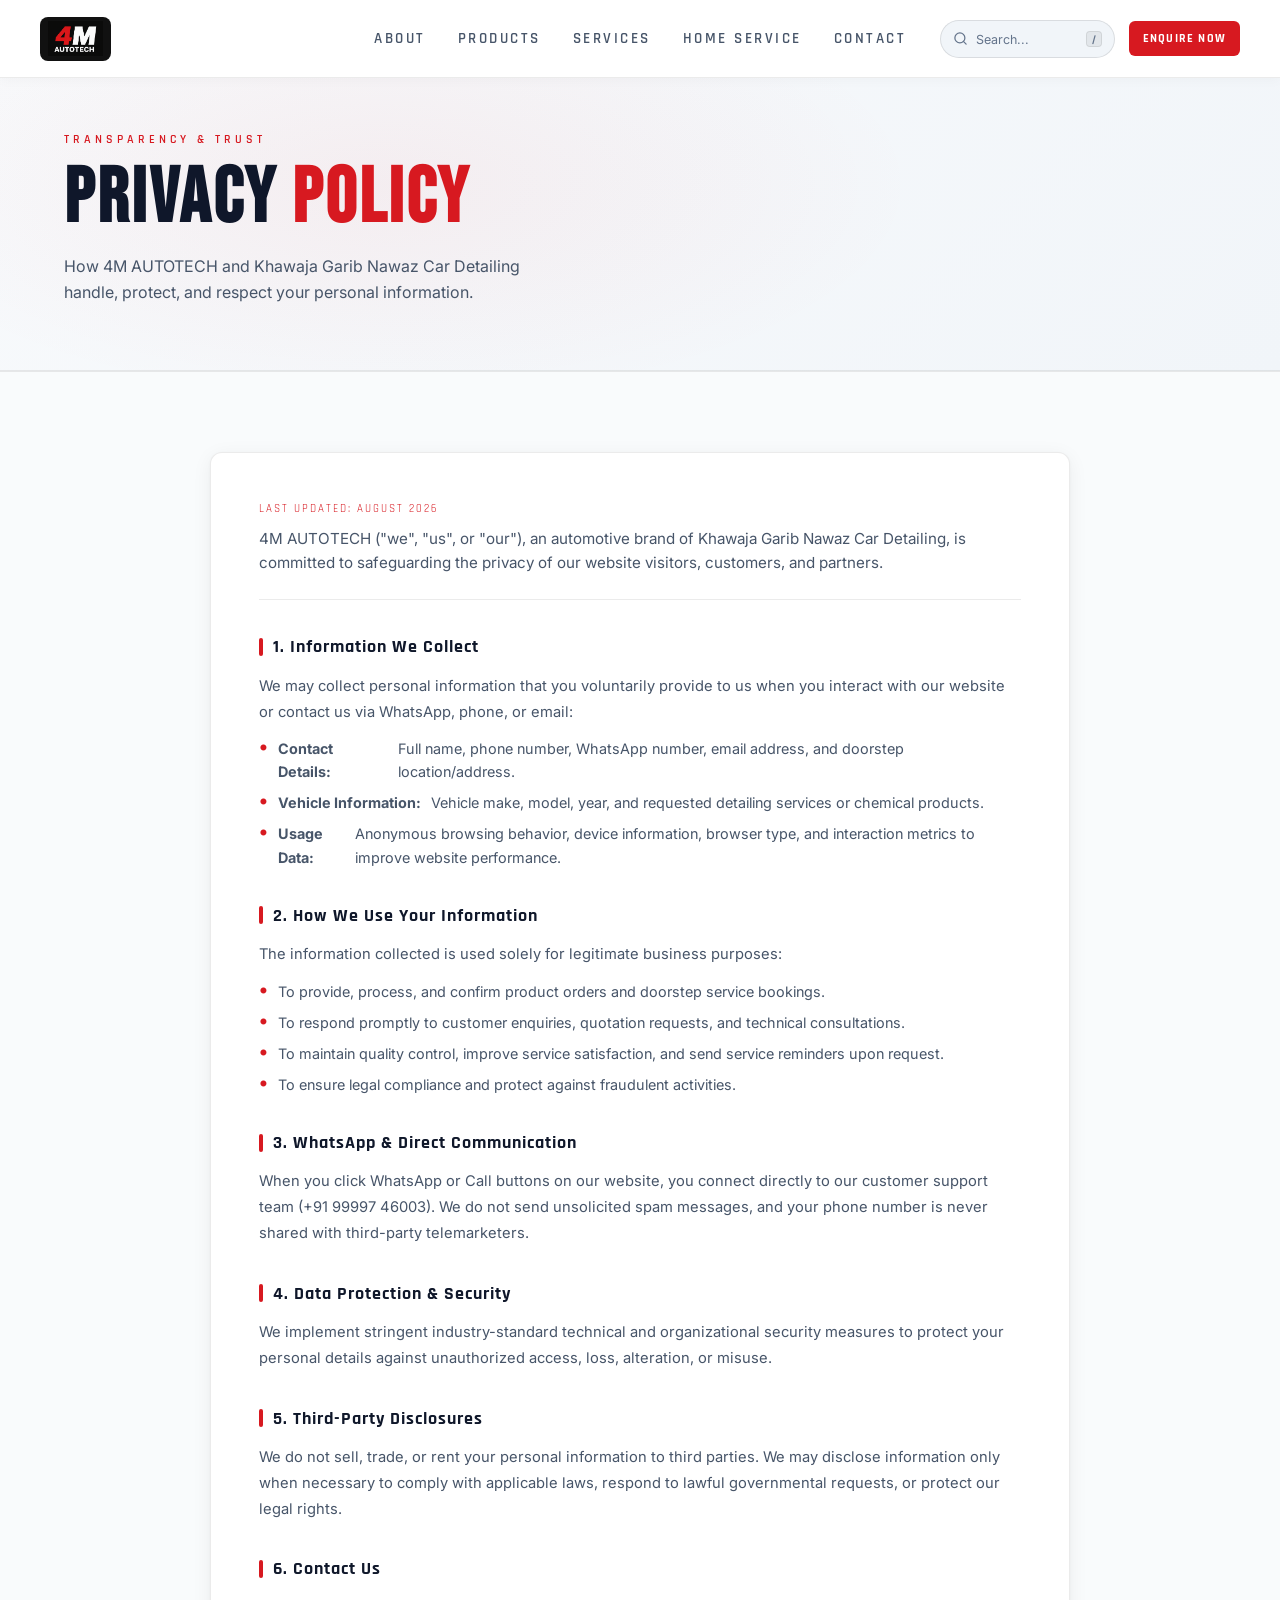
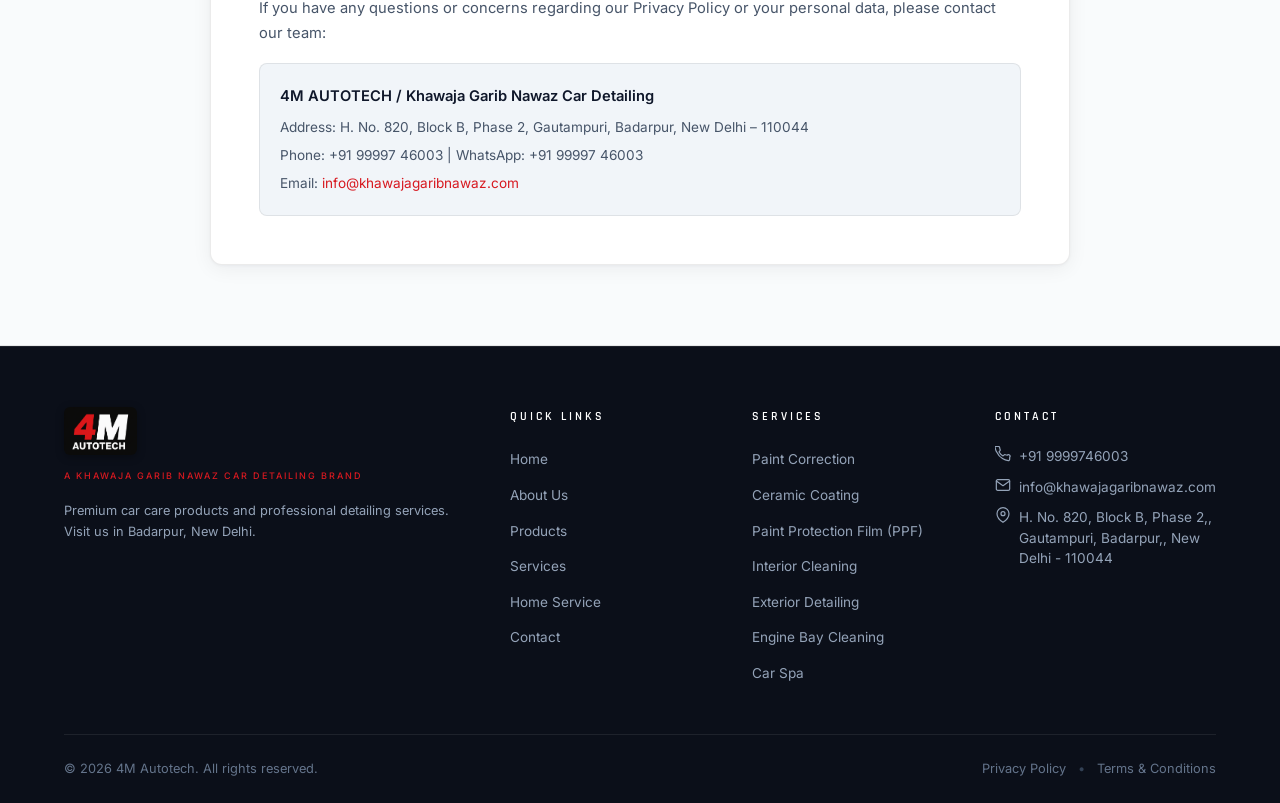
<file: privacy-policy.html>
<!DOCTYPE html>
<html lang="en">

<head>
    <meta charset="UTF-8">
    <meta name="viewport" content="width=device-width, initial-scale=1.0">
    <title>Privacy Policy — 4M AUTOTECH | Khawaja Garib Nawaz Car Detailing</title>
    <meta name="description"
        content="Read the official Privacy Policy of 4M AUTOTECH and Khawaja Garib Nawaz Car Detailing. Understand how we collect, protect, and handle your data.">
    <link rel="canonical" href="https://www.khawajagaribnawazcardetailing.com/privacy-policy.html">
        <!-- Favicons -->
    <link rel="apple-touch-icon" sizes="180x180" href="apple-touch-icon.png">
    <link rel="icon" type="image/png" sizes="32x32" href="favicon-32x32.png">
    <link rel="icon" type="image/png" sizes="16x16" href="favicon-16x16.png">
    <link rel="manifest" href="site.webmanifest">
    <link rel="shortcut icon" href="favicon.ico">
    <link rel="stylesheet" href="css/style.css">
    <style>
        .legal-container {
            max-width: 860px;
            margin: 0 auto;
            background: var(--bg-card);
            border: 1px solid var(--border);
            border-radius: var(--card-radius);
            box-shadow: var(--shadow-card);
            padding: 48px;
        }

        .legal-header {
            margin-bottom: 32px;
            padding-bottom: 24px;
            border-bottom: 1px solid var(--border);
        }

        .legal-date {
            font-family: var(--font-heading);
            font-size: 11px;
            letter-spacing: 2px;
            color: var(--red);
            text-transform: uppercase;
            margin-bottom: 8px;
            display: block;
        }

        .legal-section {
            margin-bottom: 32px;
        }

        .legal-section:last-child {
            margin-bottom: 0;
        }

        .legal-section h2 {
            font-family: var(--font-heading);
            font-size: 1.15rem;
            font-weight: 700;
            letter-spacing: 1px;
            color: var(--text-primary);
            margin-bottom: 12px;
            display: flex;
            align-items: center;
            gap: 10px;
        }

        .legal-section h2::before {
            content: '';
            display: inline-block;
            width: 4px;
            height: 18px;
            background: var(--red);
            border-radius: 2px;
        }

        .legal-section p {
            font-size: 0.92rem;
            color: var(--text-secondary);
            line-height: 1.75;
            margin-bottom: 12px;
        }

        .legal-section ul {
            list-style: none;
            padding: 0;
            margin: 12px 0;
            display: flex;
            flex-direction: column;
            gap: 8px;
        }

        .legal-section ul li {
            font-size: 0.9rem;
            color: var(--text-secondary);
            line-height: 1.6;
            display: flex;
            align-items: flex-start;
            gap: 10px;
        }

        .legal-section ul li::before {
            content: '•';
            color: var(--red);
            font-weight: bold;
            font-size: 1.2rem;
            line-height: 1;
        }

        .legal-box {
            background: var(--surface);
            border: 1px solid var(--border);
            border-radius: 8px;
            padding: 20px;
            margin-top: 16px;
        }

        @media (max-width: 640px) {
            .legal-container {
                padding: 28px 20px;
            }
        }
    </style>
</head>

<body>

    <!-- ====== NAVIGATION ====== -->
    <nav class="nav" id="main-nav">
        <div class="container">
            <div class="nav__inner">
                <a href="index.html" class="nav__logo" id="nav-logo" aria-label="4M Autotech Home">
                    <img src="assets/logo.png" alt="4M Autotech Logo" class="nav__logo-img">
                </a>
                <ul class="nav__links">
                    <li><a href="about.html" class="nav__link" id="nav-about">About</a></li>
                    <li><a href="products.html" class="nav__link" id="nav-products">Products</a></li>
                    <li><a href="services.html" class="nav__link" id="nav-services">Services</a></li>
                    <li><a href="home-service.html" class="nav__link" id="nav-home-service">Home Service</a></li>
                    <li><a href="contact.html" class="nav__link" id="nav-contact">Contact</a></li>
                </ul>
                <div class="nav__actions">
                    <div class="nav__search-wrapper" id="nav-search-wrapper">
                        <div class="nav__search-box" id="nav-search-box">
                            <svg class="nav__search-icon" viewBox="0 0 24 24" width="15" height="15" fill="none"
                                stroke="currentColor" stroke-width="2" stroke-linecap="round" stroke-linejoin="round">
                                <circle cx="11" cy="11" r="8"></circle>
                                <line x1="21" y1="21" x2="16.65" y2="16.65"></line>
                            </svg>
                            <input type="text" class="nav__search-input" id="nav-search-input" placeholder="Search..."
                                autocomplete="off" aria-label="Search products and services">
                            <button class="nav__search-clear" id="nav-search-clear" aria-label="Clear search"
                                type="button" style="display:none;">
                                <svg viewBox="0 0 24 24" width="13" height="13" fill="none" stroke="currentColor"
                                    stroke-width="2.5">
                                    <line x1="18" y1="6" x2="6" y2="18"></line>
                                    <line x1="6" y1="6" x2="18" y2="18"></line>
                                </svg>
                            </button>
                            <span class="nav__search-kbd">/</span>
                        </div>
                        <div class="nav__search-dropdown" id="nav-search-dropdown" style="display:none;">
                            <div class="nav__search-dropdown-content" id="nav-search-results"></div>
                        </div>
                    </div>
                    <a href="contact.html" class="nav__cta" id="nav-enquire">Enquire Now</a>
                </div>
                <div class="nav__hamburger" id="hamburger" role="button" aria-label="Toggle menu">
                    <span></span><span></span><span></span>
                </div>
            </div>
        </div>
        <div class="nav__mobile" id="mobile-nav">
            <div class="nav__mobile-search-wrapper">
                <div class="nav__mobile-search-box">
                    <svg class="nav__search-icon" viewBox="0 0 24 24" width="15" height="15" fill="none"
                        stroke="currentColor" stroke-width="2" stroke-linecap="round" stroke-linejoin="round">
                        <circle cx="11" cy="11" r="8"></circle>
                        <line x1="21" y1="21" x2="16.65" y2="16.65"></line>
                    </svg>
                    <input type="text" class="nav__mobile-search-input" id="nav-mobile-search-input"
                        placeholder="Search products &amp; services..." autocomplete="off"
                        aria-label="Search products and services">
                    <button class="nav__search-clear" id="nav-mobile-search-clear" aria-label="Clear search"
                        type="button" style="display:none;">
                        <svg viewBox="0 0 24 24" width="13" height="13" fill="none" stroke="currentColor"
                            stroke-width="2.5">
                            <line x1="18" y1="6" x2="6" y2="18"></line>
                            <line x1="6" y1="6" x2="18" y2="18"></line>
                        </svg>
                    </button>
                </div>
                <div class="nav__mobile-search-dropdown" id="nav-mobile-search-dropdown" style="display:none;">
                    <div class="nav__search-dropdown-content" id="nav-mobile-search-results"></div>
                </div>
            </div>
            <a href="about.html" class="nav__link" id="mob-about">About</a>
            <div class="nav__mobile-item">
                <div class="nav__mobile-header">
                    <a href="products.html" class="nav__link" id="mob-products">Products</a>
                    <button class="nav__mobile-toggle" id="mob-products-toggle" aria-label="Toggle Products Submenu">
                        <svg viewBox="0 0 24 24" width="16" height="16" fill="none" stroke="currentColor"
                            stroke-width="2.5" stroke-linecap="round" stroke-linejoin="round">
                            <polyline points="6 9 12 15 18 9"></polyline>
                        </svg>
                    </button>
                </div>
                <div class="nav__mobile-sub" id="mob-products-sub">
                    <div class="nav__mobile-group-title">Categories</div>
                    <div class="nav__mobile-links">
                        <a href="products.html" class="nav__mobile-sublink">All Products (28)</a>
                        <a href="products.html?category=car-care" class="nav__mobile-sublink">Car Care Range</a>
                        <a href="products.html?category=bike-care" class="nav__mobile-sublink">Bike Care Range</a>
                        <a href="products.html?category=exterior-care" class="nav__mobile-sublink">Exterior Care</a>
                        <a href="products.html?category=interior-care" class="nav__mobile-sublink">Interior Care</a>
                        <a href="products.html?category=engine-care" class="nav__mobile-sublink">Engine &amp; Fuel Care</a>
                        <a href="products.html?category=protection" class="nav__mobile-sublink">Coatings &amp; Protection</a>
                    </div>
                </div>
            </div>
            <a href="services.html" class="nav__link" id="mob-services">Services</a>
            <a href="home-service.html" class="nav__link" id="mob-home-service">Home Service</a>
            <a href="contact.html" class="nav__link" id="mob-contact">Contact</a>
            <a href="contact.html" class="btn btn--primary btn--sm" id="mob-enquire">Enquire Now</a>
        </div>
    </nav>

    <!-- ====== PAGE HERO ====== -->
    <section class="page-hero">
        <div class="container">
            <div class="page-hero__content">
                <span class="page-hero__label">Transparency &amp; Trust</span>
                <h1 class="page-hero__title">Privacy <span>Policy</span></h1>
                <p class="page-hero__sub">
                    How 4M AUTOTECH and Khawaja Garib Nawaz Car Detailing handle, protect, and respect your personal information.
                </p>
            </div>
        </div>
    </section>

    <!-- ====== MAIN CONTENT ====== -->
    <section class="section">
        <div class="container">
            <div class="legal-container">
                <div class="legal-header">
                    <span class="legal-date">Last Updated: August 2026</span>
                    <p style="color:var(--text-secondary);margin:0;font-size:0.95rem;">
                        4M AUTOTECH ("we", "us", or "our"), an automotive brand of Khawaja Garib Nawaz Car Detailing, is committed to safeguarding the privacy of our website visitors, customers, and partners.
                    </p>
                </div>

                <div class="legal-section">
                    <h2>1. Information We Collect</h2>
                    <p>We may collect personal information that you voluntarily provide to us when you interact with our website or contact us via WhatsApp, phone, or email:</p>
                    <ul>
                        <li><strong>Contact Details:</strong> Full name, phone number, WhatsApp number, email address, and doorstep location/address.</li>
                        <li><strong>Vehicle Information:</strong> Vehicle make, model, year, and requested detailing services or chemical products.</li>
                        <li><strong>Usage Data:</strong> Anonymous browsing behavior, device information, browser type, and interaction metrics to improve website performance.</li>
                    </ul>
                </div>

                <div class="legal-section">
                    <h2>2. How We Use Your Information</h2>
                    <p>The information collected is used solely for legitimate business purposes:</p>
                    <ul>
                        <li>To provide, process, and confirm product orders and doorstep service bookings.</li>
                        <li>To respond promptly to customer enquiries, quotation requests, and technical consultations.</li>
                        <li>To maintain quality control, improve service satisfaction, and send service reminders upon request.</li>
                        <li>To ensure legal compliance and protect against fraudulent activities.</li>
                    </ul>
                </div>

                <div class="legal-section">
                    <h2>3. WhatsApp &amp; Direct Communication</h2>
                    <p>When you click WhatsApp or Call buttons on our website, you connect directly to our customer support team (+91 99997 46003). We do not send unsolicited spam messages, and your phone number is never shared with third-party telemarketers.</p>
                </div>

                <div class="legal-section">
                    <h2>4. Data Protection &amp; Security</h2>
                    <p>We implement stringent industry-standard technical and organizational security measures to protect your personal details against unauthorized access, loss, alteration, or misuse.</p>
                </div>

                <div class="legal-section">
                    <h2>5. Third-Party Disclosures</h2>
                    <p>We do not sell, trade, or rent your personal information to third parties. We may disclose information only when necessary to comply with applicable laws, respond to lawful governmental requests, or protect our legal rights.</p>
                </div>

                <div class="legal-section">
                    <h2>6. Contact Us</h2>
                    <p>If you have any questions or concerns regarding our Privacy Policy or your personal data, please contact our team:</p>
                    <div class="legal-box">
                        <p style="margin:0 0 6px 0;font-weight:600;color:var(--text-primary);">4M AUTOTECH / Khawaja Garib Nawaz Car Detailing</p>
                        <p style="margin:0 0 4px 0;font-size:0.85rem;color:var(--text-secondary);">Address: H. No. 820, Block B, Phase 2, Gautampuri, Badarpur, New Delhi – 110044</p>
                        <p style="margin:0 0 4px 0;font-size:0.85rem;color:var(--text-secondary);">Phone: +91 99997 46003 | WhatsApp: +91 99997 46003</p>
                        <p style="margin:0;font-size:0.85rem;color:var(--text-secondary);">Email: <a href="mailto:info@khawajagaribnawaz.com" style="color:var(--red);">info@khawajagaribnawaz.com</a></p>
                    </div>
                </div>
            </div>
        </div>
    </section>

    <!-- ====== FOOTER ====== -->
    <footer class="footer">
        <div class="container">
            <div class="footer__grid">
                <div class="footer__brand">
                    <a href="index.html" class="footer__logo-link" aria-label="4M Autotech Home">
                        <img src="assets/logo.png" alt="4M Autotech Logo" class="footer__logo-img">
                    </a>
                    <span class="footer__logo-sub">A Khawaja Garib Nawaz Car Detailing Brand</span>
                    <p class="footer__tagline">Premium car care products and professional detailing services. Visit us in Badarpur, New Delhi.</p>
                </div>
                <div>
                    <div class="footer__col-title">Quick Links</div>
                    <ul class="footer__links">
                        <li><a href="index.html" class="footer__link">Home</a></li>
                        <li><a href="about.html" class="footer__link">About Us</a></li>
                        <li><a href="products.html" class="footer__link">Products</a></li>
                        <li><a href="services.html" class="footer__link">Services</a></li>
                        <li><a href="home-service.html" class="footer__link">Home Service</a></li>
                        <li><a href="contact.html" class="footer__link">Contact</a></li>
                    </ul>
                </div>
                <div>
                    <div class="footer__col-title">Services</div>
                    <ul class="footer__links" id="footer-services-list"></ul>
                </div>
                <div>
                    <div class="footer__col-title">Contact</div>
                    <div class="footer__contact-list" id="footer-contact-list"></div>
                </div>
            </div>
            <div class="footer__bottom">
                <div class="footer__copyright" id="footer-copyright"></div>
                <div class="footer__legal-links">
                    <a href="privacy-policy.html" class="footer__legal-link">Privacy Policy</a>
                    <span class="footer__legal-sep">•</span>
                    <a href="terms.html" class="footer__legal-link">Terms &amp; Conditions</a>
                </div>
            </div>
        </div>
    </footer>

    <script src="js/config.js"></script>
    <script src="js/products.js"></script>
    <script src="js/services.js"></script>
    <script src="js/icons.js"></script>
    <script src="js/nav-search.js"></script>
    <script>
        (function () {
            const nav = document.getElementById('main-nav');
            window.addEventListener('scroll', () => nav.classList.toggle('scrolled', window.scrollY > 40));
            document.getElementById('hamburger').addEventListener('click', () => {
                document.getElementById('mobile-nav').classList.toggle('open');
            });
            const mobProdToggle = document.getElementById('mob-products-toggle');
            if (mobProdToggle) {
                mobProdToggle.addEventListener('click', (e) => {
                    e.preventDefault();
                    e.stopPropagation();
                    mobProdToggle.closest('.nav__mobile-item').classList.toggle('open');
                });
            }

            // ---- FOOTER ----
            if (typeof SERVICES !== 'undefined') {
                SERVICES.forEach(s => {
                    document.getElementById('footer-services-list').innerHTML += `<li><a href="services.html#${s.id}" class="footer__link">${s.name}</a></li>`;
                });
            }
            document.getElementById('footer-contact-list').innerHTML = `
                <div class="footer__contact-item">${icon('phone', '16px')}<a href="${callUrl()}">${SITE_CONFIG.phoneDisplay}</a></div>
                <div class="footer__contact-item">${icon('email', '16px')}<a href="mailto:${SITE_CONFIG.email}">${SITE_CONFIG.email}</a></div>
                <div class="footer__contact-item">${icon('location', '16px')}<span>${SITE_CONFIG.address.replace(/\n/g, ', ')}</span></div>
            `;
            document.getElementById('footer-copyright').textContent = `© ${new Date().getFullYear()} 4M Autotech. All rights reserved.`;
        })();
    </script>
</body>

</html>
</file>
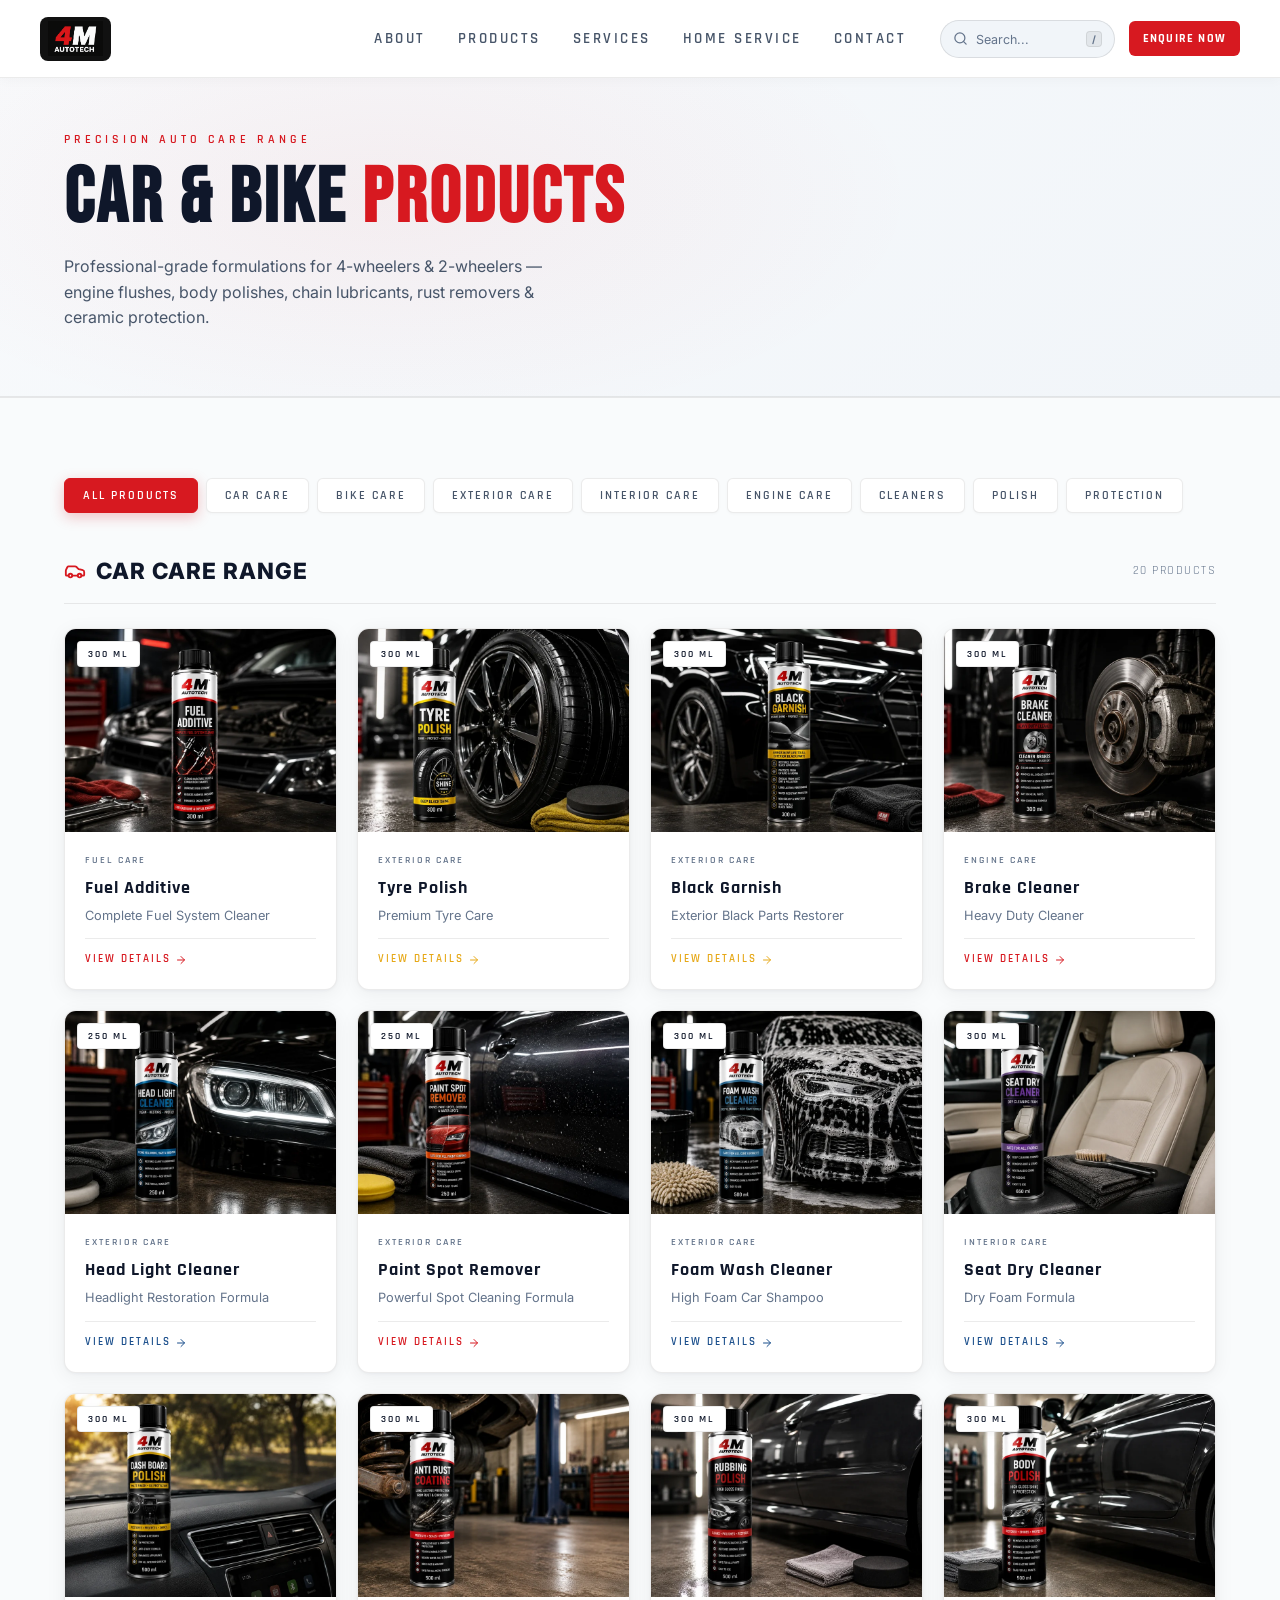
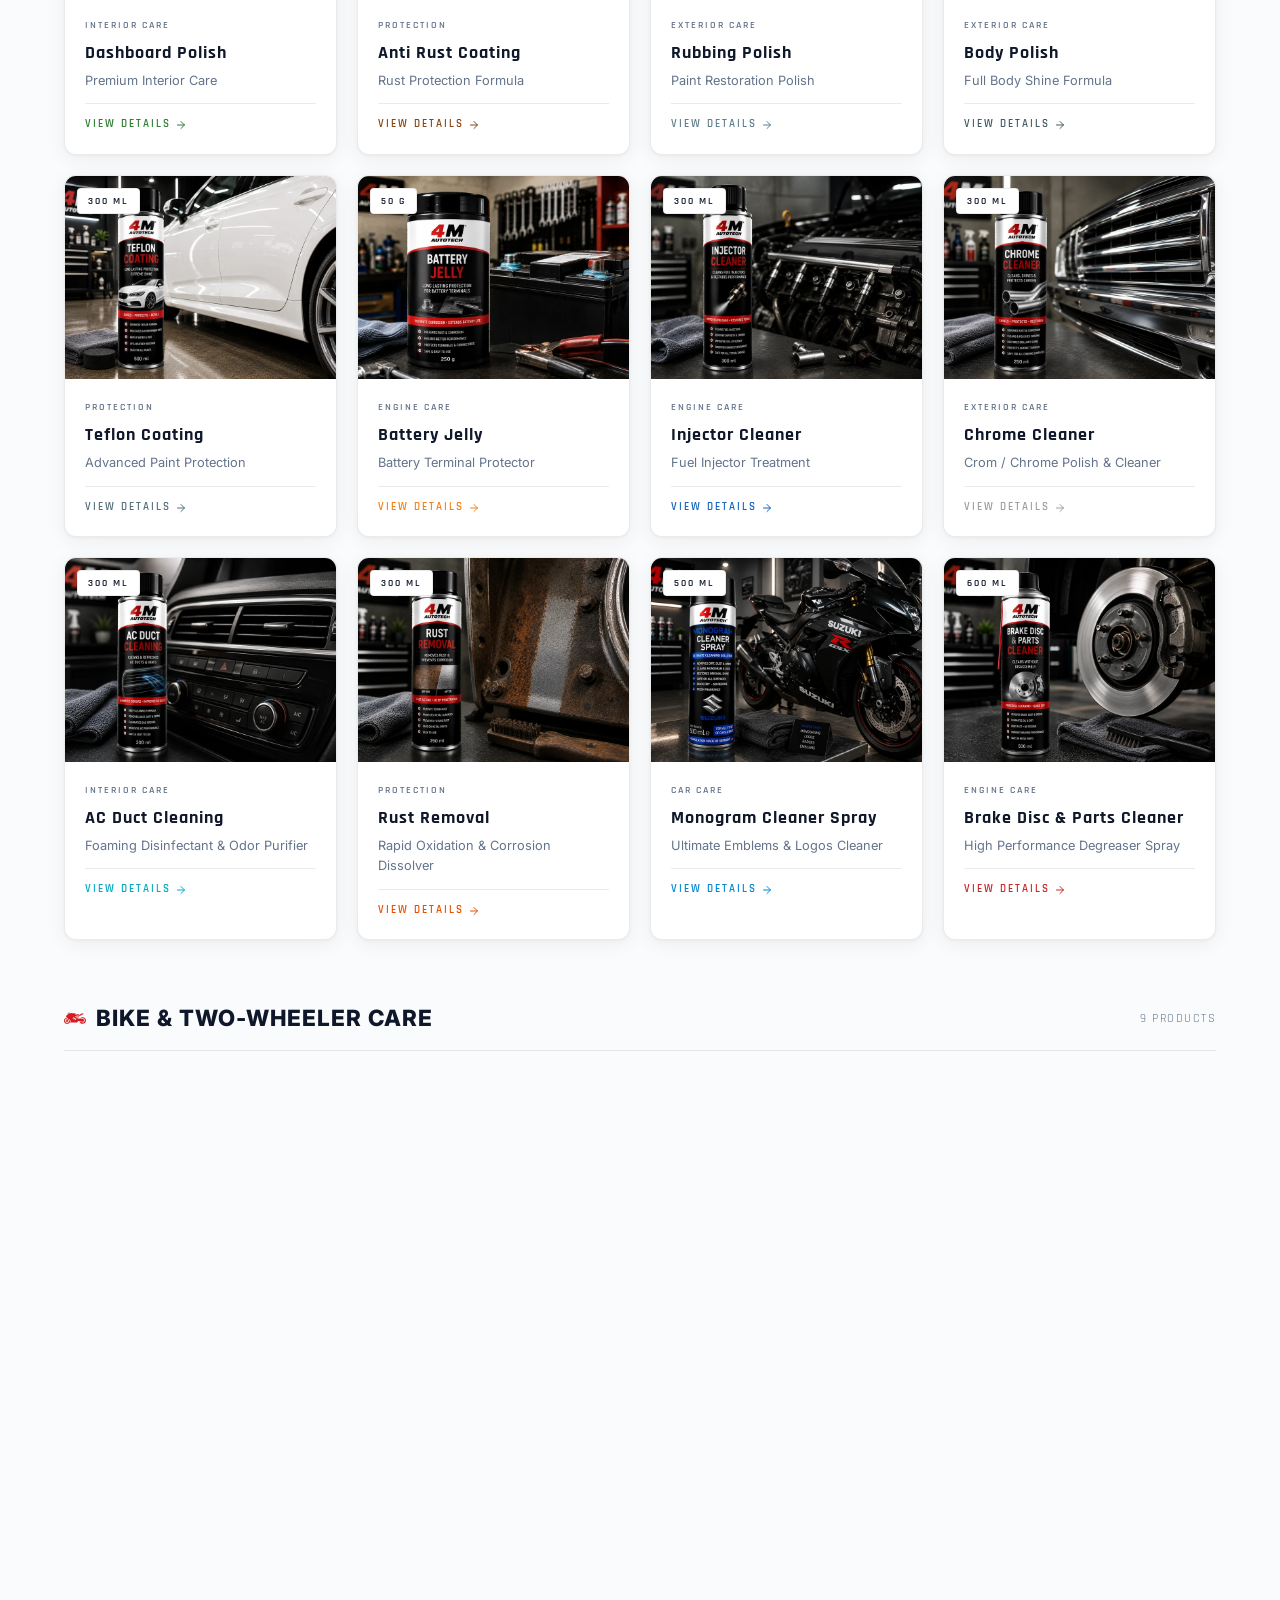
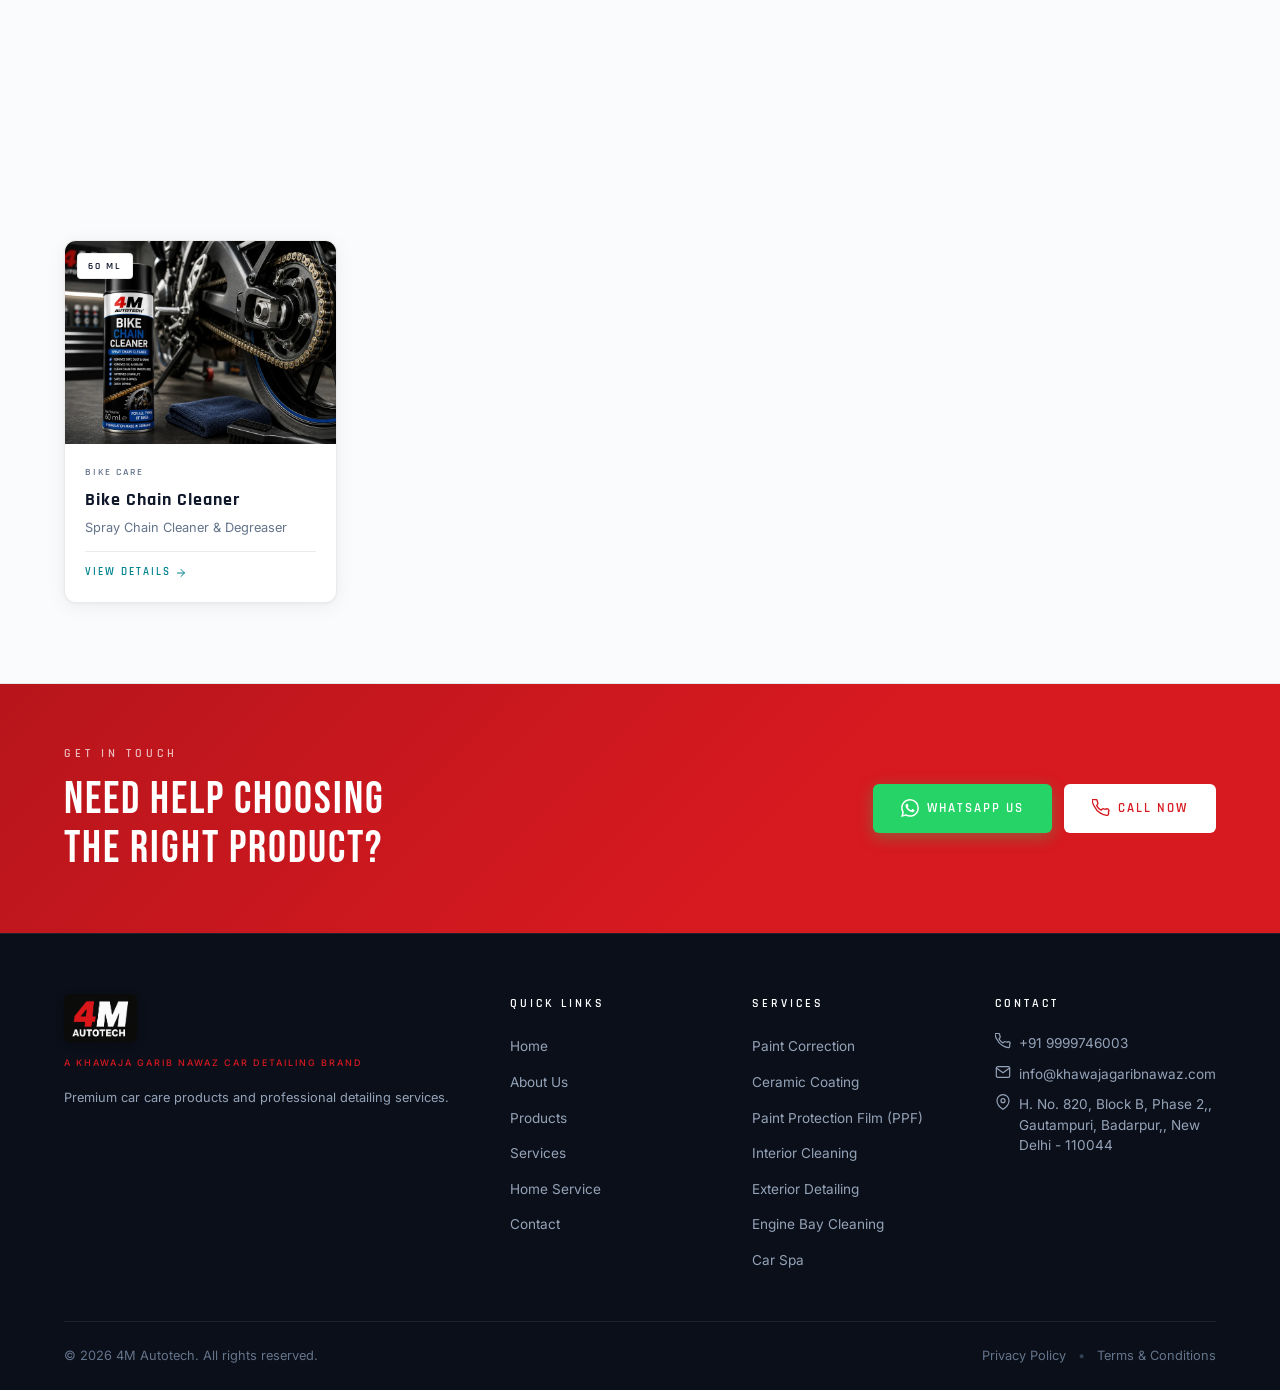
<file: products.html>
<!DOCTYPE html>
<html lang="en">

<head>
    <meta charset="UTF-8">
    <meta name="viewport" content="width=device-width, initial-scale=1.0">
    <title>Products — 4M AUTOTECH | Premium Car Care Products</title>
    <meta name="description"
        content="Shop 4M AUTOTECH premium car care products — fuel additives, tyre polish, foam wash, dashboard polish, seat cleaners and more. Professional-grade formulas.">
    <link rel="canonical" href="https://www.khawajagaribnawazcardetailing.com/products.html">
        <!-- Favicons -->
    <link rel="apple-touch-icon" sizes="180x180" href="apple-touch-icon.png">
    <link rel="icon" type="image/png" sizes="32x32" href="favicon-32x32.png">
    <link rel="icon" type="image/png" sizes="16x16" href="favicon-16x16.png">
    <link rel="manifest" href="site.webmanifest">
    <link rel="shortcut icon" href="favicon.ico">
    <link rel="stylesheet" href="css/style.css">
</head>

<body>

    <!-- ====== NAVIGATION ====== -->
    <nav class="nav" id="main-nav">
        <div class="container">
            <div class="nav__inner">
                <a href="index.html" class="nav__logo" id="nav-logo" aria-label="4M Autotech Home">
                    <img src="assets/logo.png" alt="4M Autotech Logo" class="nav__logo-img">
                </a>
                <ul class="nav__links">
                    <li><a href="about.html" class="nav__link" id="nav-about">About</a></li>
                    <li><a href="products.html" class="nav__link" id="nav-products">Products</a></li>
                    <li><a href="services.html" class="nav__link" id="nav-services">Services</a></li>
                    <li><a href="home-service.html" class="nav__link" id="nav-home-service">Home Service</a></li>
                    <li><a href="contact.html" class="nav__link" id="nav-contact">Contact</a></li>
                </ul>
                <div class="nav__actions">
                    <div class="nav__search-wrapper" id="nav-search-wrapper">
                        <div class="nav__search-box" id="nav-search-box">
                            <svg class="nav__search-icon" viewBox="0 0 24 24" width="15" height="15" fill="none" stroke="currentColor" stroke-width="2" stroke-linecap="round" stroke-linejoin="round">
                                <circle cx="11" cy="11" r="8"></circle>
                                <line x1="21" y1="21" x2="16.65" y2="16.65"></line>
                            </svg>
                            <input type="text" class="nav__search-input" id="nav-search-input" placeholder="Search..." autocomplete="off" aria-label="Search products and services">
                            <button class="nav__search-clear" id="nav-search-clear" aria-label="Clear search" type="button" style="display:none;">
                                <svg viewBox="0 0 24 24" width="13" height="13" fill="none" stroke="currentColor" stroke-width="2.5"><line x1="18" y1="6" x2="6" y2="18"></line><line x1="6" y1="6" x2="18" y2="18"></line></svg>
                            </button>
                            <span class="nav__search-kbd">/</span>
                        </div>
                        <div class="nav__search-dropdown" id="nav-search-dropdown" style="display:none;">
                            <div class="nav__search-dropdown-content" id="nav-search-results"></div>
                        </div>
                    </div>
                    <a href="contact.html" class="nav__cta" id="nav-enquire">Enquire Now</a>
                </div>
                <div class="nav__hamburger" id="hamburger" role="button" aria-label="Toggle menu">
                    <span></span><span></span><span></span>
                </div>
            </div>
        </div>
        <div class="nav__mobile" id="mobile-nav">
            <div class="nav__mobile-search-wrapper">
                <div class="nav__mobile-search-box">
                    <svg class="nav__search-icon" viewBox="0 0 24 24" width="15" height="15" fill="none" stroke="currentColor" stroke-width="2" stroke-linecap="round" stroke-linejoin="round">
                        <circle cx="11" cy="11" r="8"></circle>
                        <line x1="21" y1="21" x2="16.65" y2="16.65"></line>
                    </svg>
                    <input type="text" class="nav__mobile-search-input" id="nav-mobile-search-input" placeholder="Search products &amp; services..." autocomplete="off" aria-label="Search products and services">
                    <button class="nav__search-clear" id="nav-mobile-search-clear" aria-label="Clear search" type="button" style="display:none;">
                        <svg viewBox="0 0 24 24" width="13" height="13" fill="none" stroke="currentColor" stroke-width="2.5"><line x1="18" y1="6" x2="6" y2="18"></line><line x1="6" y1="6" x2="18" y2="18"></line></svg>
                    </button>
                </div>
                <div class="nav__mobile-search-dropdown" id="nav-mobile-search-dropdown" style="display:none;">
                    <div class="nav__search-dropdown-content" id="nav-mobile-search-results"></div>
                </div>
            </div>
            <a href="about.html" class="nav__link" id="mob-about">About</a>
            <div class="nav__mobile-item">
                <div class="nav__mobile-header">
                    <a href="products.html" class="nav__link active" id="mob-products">Products</a>
                    <button class="nav__mobile-toggle" id="mob-products-toggle" aria-label="Toggle Products Submenu">
                        <svg viewBox="0 0 24 24" width="16" height="16" fill="none" stroke="currentColor"
                            stroke-width="2.5" stroke-linecap="round" stroke-linejoin="round">
                            <polyline points="6 9 12 15 18 9"></polyline>
                        </svg>
                    </button>
                </div>
                <div class="nav__mobile-sub" id="mob-products-sub">
                    <div class="nav__mobile-group-title">Categories</div>
                    <div class="nav__mobile-links">
                        <a href="products.html" class="nav__mobile-sublink">All Products (28)</a>
                        <a href="products.html?category=car-care" class="nav__mobile-sublink">Car Care Range</a>
                        <a href="products.html?category=bike-care" class="nav__mobile-sublink">Bike Care Range</a>
                        <a href="products.html?category=exterior-care" class="nav__mobile-sublink">Exterior Care</a>
                        <a href="products.html?category=interior-care" class="nav__mobile-sublink">Interior Care</a>
                        <a href="products.html?category=engine-care" class="nav__mobile-sublink">Engine &amp; Fuel
                            Care</a>
                        <a href="products.html?category=protection" class="nav__mobile-sublink">Coatings &amp;
                            Protection</a>
                    </div>
                    <div class="nav__mobile-group-title" style="margin-top: 10px;">products</div>
                    <div class="nav__mobile-links">
                        <a href="products.html?product=fuel-additive" class="nav__mobile-sublink">Fuel Additive</a>
                        <a href="products.html?product=tyre-polish" class="nav__mobile-sublink">Tyre Polish</a>
                        <a href="products.html?product=black-garnish" class="nav__mobile-sublink">Black Garnish</a>
                        <a href="products.html?product=brake-cleaner" class="nav__mobile-sublink">Brake Cleaner</a>
                        <a href="products.html?product=bike-chain-lube" class="nav__mobile-sublink">Bike Chain
                            Lubricant</a>
                    </div>
                </div>
            </div>
            <a href="services.html" class="nav__link" id="mob-services">Services</a>
            <a href="home-service.html" class="nav__link" id="mob-home-service">Home Service</a>
            <a href="contact.html" class="nav__link" id="mob-contact">Contact</a>
            <a href="contact.html" class="btn btn--primary btn--sm" id="mob-enquire">Enquire Now</a>
        </div>
    </nav>

    <!-- ====== PAGE HERO ====== -->
    <section class="page-hero">
        <div class="container">
            <div class="page-hero__content">
                <span class="page-hero__label">Precision Auto Care Range</span>
                <h1 class="page-hero__title">Car &amp; Bike <span>Products</span></h1>
                <p class="page-hero__sub">
                    Professional-grade formulations for 4-wheelers &amp; 2-wheelers — engine flushes, body polishes,
                    chain lubricants, rust removers &amp; ceramic protection.
                </p>
            </div>
        </div>
    </section>

    <!-- ====== PRODUCTS SECTION ====== -->
    <section class="section" id="products-section">
        <div class="container">
            <div class="filter-bar" id="product-filter-bar" role="tablist"></div>

            <!-- Standard dynamic grid when specific category selected -->
            <div id="single-view-container" style="display:none;">
                <div style="margin-bottom:24px;">
                    <span id="products-count"
                        style="font-family:var(--font-heading);font-size:13px;letter-spacing:2px;text-transform:uppercase;color:var(--text-muted)"></span>
                </div>
                <div class="products-grid" id="products-grid"></div>
            </div>

            <!-- Dual-Section View (When "ALL PRODUCTS" is active) -->
            <div id="dual-view-container">
                <!-- CAR CARE SECTION -->
                <div style="margin-bottom:60px;">
                    <div
                        style="display:flex;align-items:center;justify-content:space-between;margin-bottom:24px;border-bottom:1px solid var(--border);padding-bottom:14px;">
                        <div style="display:flex;align-items:center;gap:10px;">
                            <span style="color:var(--red);display:inline-flex;align-items:center;">
                                <svg viewBox="0 0 24 24" width="22" height="22" fill="none" stroke="currentColor"
                                    stroke-width="2" stroke-linecap="round" stroke-linejoin="round">
                                    <path
                                        d="M19 17h2c.6 0 1-.4 1-1v-3c0-.9-.7-1.7-1.5-1.9C18.7 10.6 16 10 16 10s-1.3-1.4-2.2-2.3c-.5-.4-1.1-.7-1.8-.7H5c-.6 0-1.1.4-1.4.9l-1.4 2.9C2.1 11.2 2 11.6 2 12v4c0 .6.4 1 1 1h2" />
                                    <circle cx="7" cy="17" r="2" />
                                    <path d="M9 17h6" />
                                    <circle cx="17" cy="17" r="2" />
                                </svg>
                            </span>
                            <h2
                                style="font-size:1.4rem;font-weight:800;letter-spacing:1px;text-transform:uppercase;margin:0;">
                                Car Care Range</h2>
                        </div>
                        <span id="car-count"
                            style="font-family:var(--font-heading);font-size:12px;letter-spacing:1.5px;color:var(--text-muted);text-transform:uppercase;"></span>
                    </div>
                    <div class="products-grid" id="car-products-grid"></div>
                </div>

                <!-- BIKE CARE SECTION -->
                <div>
                    <div
                        style="display:flex;align-items:center;justify-content:space-between;margin-bottom:24px;border-bottom:1px solid var(--border);padding-bottom:14px;">
                        <div style="display:flex;align-items:center;gap:10px;">
                            <span style="color:var(--red);display:inline-flex;align-items:center;">
                                <svg viewBox="0 0 337.227 337.227" width="22" height="22" fill="currentColor">
                                    <path d="M214.517,164.668c2.176-2.377,2.486-5.635,0.685-7.283c-1.795-1.643-5.015-1.05-7.19,1.327l-3.742,4.09c2.665,1.795,5.156,3.459,7.413,4.96L214.517,164.668z"/>
                                    <path d="M225.395,170.107c2.176-2.377,2.486-5.635,0.685-7.283c-1.795-1.643-5.015-1.05-7.19,1.327l-4.775,5.216c3.41,2.246,6.037,3.943,7.528,4.835L225.395,170.107z"/>
                                    <path d="M236.273,175.546c2.176-2.377,2.486-5.635,0.685-7.283c-1.795-1.643-5.015-1.05-7.19,1.327l-4.873,5.325c2.524,0.245,6.369,0.555,11.128,0.897L236.273,175.546z"/>
                                    <path d="M176.742,144.092c7.887,5.401,16.682,11.395,24.476,16.649l5.075-5.075c0,0-10.758-7.321-20.271-13.832C183.231,142.232,180.158,142.96,176.742,144.092z"/>
                                    <path d="M90.114,233.755c2.132-4.493,5.907-14.506,4.96-22.42c-1.039-1.256-4.835-5.27-16.85-14.539c1.719,3.971,2.681,8.349,2.681,12.95c0,18.025-14.609,32.634-32.634,32.634s-32.634-14.609-32.634-32.634s14.609-32.634,32.634-32.634c1.452,0,2.872,0.125,4.27,0.31c-6.505-5.189-11.857-9.964-15.964-14.462C15.583,168.192,0,187.126,0,209.747c0,26.657,21.609,48.272,48.272,48.272C66.183,258.018,81.782,248.239,90.114,233.755z"/>
                                    <path d="M51.138,188.279c-0.946-0.125-1.882-0.288-2.861-0.288c-11.999,0-21.756,9.758-21.756,21.756c0,11.999,9.758,21.756,21.756,21.756s21.756-9.758,21.756-21.756c0-2.91-0.593-5.673-1.637-8.213l-11.52,14.876c-2.072,2.681-5.211,4.215-8.61,4.215c-2.426,0-4.727-0.789-6.652-2.274c-4.743-3.677-5.613-10.519-1.942-15.262L51.138,188.279z"/>
                                    <path d="M286.236,155.356c-16.975,0-31.971,8.327-41.239,21.087c7.968,0.538,17.035,1.115,25.738,1.648c4.601-2.529,9.883-3.976,15.501-3.976c17.797,0,32.226,14.43,32.226,32.226s-14.43,32.226-32.226,32.226c-9.883,0-18.71-4.46-24.623-11.46c-7.49-2.219-16.361-4.64-24.236-6.239c6.26,21.076,25.754,36.463,48.859,36.463c28.163,0,50.991-22.828,50.991-50.991S314.394,155.356,286.236,155.356z"/>
                                    <path d="M48.261,111.599c7.044-5.493,16.605-11.025,30.029-16.421l9.078-15.969l-12.537,5.668C59.808,93.992,52.204,103.821,48.261,111.599z"/>
                                    <path d="M301.884,101.303c-0.005,0-0.011,0-0.011,0c-3.601-0.179-7-0.267-10.204-0.267c-16.807,0-28.267,2.328-36.034,5.238c-6.967,7.212-25.052,25.08-33.679,25.504c-0.044,0-0.615,0.016-0.664,0.016c-10.236,0-44.492-11.449-45.949-11.939c-1.066-0.359-1.806-1.338-1.849-2.458c-0.049-1.126,0.598-2.159,1.632-2.611l13.543-5.901c-3.709-3.753-5.771-4.183-5.771-4.183c-17.759-9.127-43.567-10.378-56.398-10.378c-4.857,0-7.854,0.179-7.854,0.179c0.092-1.779-2.029-2.42-5.156-2.42c-8.224,0-23.399,4.46-23.399,4.46c-6.103,2.11-11.422,4.248-16.203,6.391c-14.626,6.549-23.557,13.152-29.447,19.298c-4.895,5.107-7.751,9.899-10.106,14.087c-4.003,7.12-2.66,14.196,8.643,25.46c4.248,4.237,9.926,9.083,17.264,14.745c0.713,0.549,1.414,1.093,2.159,1.659c0.131,0.098,0.245,0.19,0.37,0.288l-1.169,1.512l-0.495,0.636l-1.67,2.148l-1.311,1.697l-3.535,4.569L43.268,203.66c-2.6,3.361-1.985,8.186,1.371,10.786c1.403,1.082,3.057,1.61,4.705,1.61c2.295,0,4.569-1.023,6.086-2.981l11.346-14.647l3.508-4.531l1.523-1.964l1.664-2.154l0.294-0.381l1.371-1.768c0.136,0.098,0.245,0.185,0.375,0.283c0.767,0.571,1.452,1.093,2.176,1.637c9.872,7.446,15.49,12.243,18.612,15.218c3.845,3.671,3.998,4.645,3.998,4.645c2.268,12.352-5.891,27.989-5.891,27.989s86.797,0,96.543,0s13.598-5.439,13.598-5.439s6.57-8.159,12.238-16.317c0.968-1.398,3.465-1.98,6.929-1.98c3.361,0,7.653,0.56,12.341,1.43c6.695,1.246,14.196,3.138,21.109,5.08c2.736,0.767,5.347,1.528,7.8,2.268c8.637,2.594,14.979,4.765,14.979,4.765l0.016-0.103c2.002,0.609,4.085,1.028,6.282,1.028c12.031,0,21.783-9.752,21.783-21.783c0-11.514-8.958-20.842-20.271-21.631l0.027-0.152c0,0-6.565-0.381-15.577-0.93c-2.589-0.158-5.374-0.332-8.273-0.511c-7.283-0.457-15.213-0.968-22.3-1.458c-3.742-0.261-7.234-0.511-10.269-0.745c-5.869-0.457-10.013-0.848-10.731-1.088c-0.027-0.011-0.12-0.065-0.152-0.082c-0.392-0.163-1.294-0.685-2.556-1.469c-1.828-1.131-4.384-2.79-7.511-4.852c-0.767-0.506-1.605-1.066-2.426-1.61c-2.317-1.539-4.797-3.198-7.413-4.96c-1.077-0.723-2.159-1.452-3.263-2.197c-15.164-10.236-32.08-21.881-32.08-21.881c5.608-2.497,10.389-4.177,14.528-5.243c4.068-1.044,7.517-1.496,10.487-1.496c9.856,0,14.506,4.841,19.684,8.436c2.774,1.925,5.684,2.567,8.327,2.567c5.287,0,9.518-2.567,9.518-2.567C316.793,101.64,302.347,101.303,301.884,101.303z M145.669,183.84l19.01-16.921c2.252-1.996,5.684-1.795,7.68,0.446c1.996,2.246,1.8,5.684-0.446,7.68l-16.845,14.995L145.669,183.84z M148.361,156.041c2.246-1.996,5.684-1.795,7.68,0.446c1.996,2.246,1.8,5.684-0.446,7.68l-16.915,15.061l-9.399-6.201L148.361,156.041z M188.23,185.924l-16.78,14.936l-9.399-6.201l18.939-16.861c2.252-1.996,5.678-1.795,7.68,0.446C190.672,180.49,190.476,183.927,188.23,185.924z"/>
                                    <path d="M221.288,129.08l0.005-0.027l0.386-2.703c1.692-0.082,4.406-1.55,7.647-3.845c2.616-1.855,5.575-4.253,8.615-6.902c0.044-0.038,0.087-0.076,0.125-0.109c0.609-0.528,1.213-1.055,1.822-1.599c-0.218,0.054-0.479,0.109-0.8,0.152c-0.908,0.125-2.312,0.201-4.64,0.201c-0.027,0-0.044,0-0.071,0c-8.964,0-26.885-1.061-35.653-1.621c-1.474-0.092-2.66-0.169-3.53-0.228c-0.315-0.022-0.62-0.044-0.843-0.054l-1.974,0.859l-8.528,3.72c4.096,1.3,9.013,2.807,13.957,4.232c1.284,0.37,2.545,0.723,3.818,1.077c3.987,1.104,7.816,2.089,11.166,2.828c2.562,0.566,4.765,0.957,6.527,1.142c0.696,0.076,1.436,0.169,1.964,0.169v2.692v0.016H221.288z"/>
                                </svg>
                            </span>
                            <h2
                                style="font-size:1.4rem;font-weight:800;letter-spacing:1px;text-transform:uppercase;margin:0;">
                                Bike &amp; Two-Wheeler Care</h2>
                        </div>
                        <span id="bike-count"
                            style="font-family:var(--font-heading);font-size:12px;letter-spacing:1.5px;color:var(--text-muted);text-transform:uppercase;"></span>
                    </div>
                    <div class="products-grid" id="bike-products-grid"></div>
                </div>
            </div>
        </div>
    </section>

    <!-- ====== PRODUCT MODAL ====== -->
    <div class="modal-overlay" id="modal-overlay" role="dialog" aria-modal="true" aria-labelledby="modal-product-name">
        <div class="modal" id="modal">
            <button class="modal__close" id="modal-close" aria-label="Close modal">
                <svg viewBox="0 0 24 24" width="16" height="16" fill="none" stroke="currentColor" stroke-width="2"
                    stroke-linecap="round">
                    <line x1="18" y1="6" x2="6" y2="18" />
                    <line x1="6" y1="6" x2="18" y2="18" />
                </svg>
            </button>
            <div class="modal__grid">
                <div class="modal__image" id="modal-img-container">
                    <img id="modal-img" src="assets/images/products/tyre-polish.webp" alt="Product Image" style="display:none;" onerror="this.style.display='none';this.nextElementSibling.style.display='flex'">
                    <div id="modal-img-placeholder" class="product-card__image-placeholder" style="display:flex;width:100%;height:100%;align-items:center;justify-content:center;font-size:2.5rem;">4M</div>
                </div>
                <div class="modal__content">
                    <div>
                        <div class="modal__category" id="modal-category"></div>
                        <div class="modal__name" id="modal-product-name"></div>
                        <div class="modal__subtitle" id="modal-subtitle"></div>
                        <div class="modal__tagline" id="modal-tagline"></div>
                        <div style="margin-top:12px;">
                            <span class="modal__size-badge" id="modal-size"></span>
                        </div>
                    </div>
                    <div class="modal__desc" id="modal-desc"></div>
                    <div>
                        <div class="modal__section-title">Key Benefits</div>
                        <div class="modal__benefits" id="modal-benefits"></div>
                    </div>
                    <div>
                        <div class="modal__section-title">How To Use</div>
                        <div class="modal__steps" id="modal-steps"></div>
                    </div>
                    <div class="modal__actions">
                        <a id="modal-whatsapp" href="https://wa.me/919999746003" class="btn btn--whatsapp btn--sm" target="_blank" rel="noopener">
                            <svg class="btn__icon" viewBox="0 0 24 24" fill="currentColor">
                                <path
                                    d="M17.472 14.382c-.297-.149-1.758-.867-2.03-.967-.273-.099-.471-.148-.67.15-.197.297-.767.966-.94 1.164-.173.199-.347.223-.644.075-.297-.15-1.255-.463-2.39-1.475-.883-.788-1.48-1.761-1.653-2.059-.173-.297-.018-.458.13-.606.134-.133.298-.347.446-.52.149-.174.198-.298.298-.497.099-.198.05-.371-.025-.52-.075-.149-.669-1.612-.916-2.207-.242-.579-.487-.5-.669-.51-.173-.008-.371-.01-.57-.01-.198 0-.52.074-.792.372-.272.297-1.04 1.016-1.04 2.479 0 1.462 1.065 2.875 1.213 3.074.149.198 2.096 3.2 5.077 4.487.709.306 1.262.489 1.694.625.712.227 1.36.195 1.871.118.571-.085 1.758-.719 2.006-1.413.248-.694.248-1.289.173-1.413-.074-.124-.272-.198-.57-.347m-5.421 7.403h-.004a9.87 9.87 0 01-5.031-1.378l-.361-.214-3.741.982.998-3.648-.235-.374a9.86 9.86 0 01-1.51-5.26c.001-5.45 4.436-9.884 9.888-9.884 2.64 0 5.122 1.03 6.988 2.898a9.825 9.825 0 012.893 6.994c-.003 5.45-4.437 9.884-9.885 9.884m8.413-18.297A11.815 11.815 0 0012.05 0C5.495 0 .16 5.335.157 11.892c0 2.096.547 4.142 1.588 5.945L.057 24l6.305-1.654a11.882 11.882 0 005.683 1.448h.005c6.554 0 11.89-5.335 11.893-11.893a11.821 11.821 0 00-3.48-8.413z" />
                            </svg>
                            WhatsApp Enquiry
                        </a>
                        <a id="modal-call" href="tel:+919999746003" class="btn btn--outline btn--sm">
                            <svg class="btn__icon" viewBox="0 0 24 24" fill="none" stroke="currentColor"
                                stroke-width="1.8" stroke-linecap="round" stroke-linejoin="round">
                                <path
                                    d="M22 16.92v3a2 2 0 01-2.18 2 19.79 19.79 0 01-8.63-3.07A19.5 19.5 0 013.07 9.8a19.79 19.79 0 01-3.07-8.68A2 2 0 012 .74h3a2 2 0 012 1.72c.127.96.361 1.903.7 2.81a2 2 0 01-.45 2.11L6.09 8.91a16 16 0 006 6l1.27-1.27a2 2 0 012.11-.45c.907.339 1.85.573 2.81.7A2 2 0 0122 16.92z" />
                            </svg>
                            Call Now
                        </a>
                    </div>
                </div>
            </div>
        </div>
    </div>

    <!-- ====== CTA STRIP ====== -->
    <section class="cta-strip" id="cta-strip">
        <div class="container">
            <div class="cta-strip__inner">
                <div class="cta-strip__text">
                    <span class="section-label">Get In Touch</span>
                    <div class="cta-strip__title">Need Help Choosing<br>The Right Product?</div>
                </div>
                <div class="cta-strip__actions">
                    <a id="cta-whatsapp" href="https://wa.me/919999746003" class="btn btn--whatsapp">
                        <svg class="btn__icon" viewBox="0 0 24 24" fill="currentColor">
                            <path
                                d="M17.472 14.382c-.297-.149-1.758-.867-2.03-.967-.273-.099-.471-.148-.67.15-.197.297-.767.966-.94 1.164-.173.199-.347.223-.644.075-.297-.15-1.255-.463-2.39-1.475-.883-.788-1.48-1.761-1.653-2.059-.173-.297-.018-.458.13-.606.134-.133.298-.347.446-.52.149-.174.198-.298.298-.497.099-.198.05-.371-.025-.52-.075-.149-.669-1.612-.916-2.207-.242-.579-.487-.5-.669-.51-.173-.008-.371-.01-.57-.01-.198 0-.52.074-.792.372-.272.297-1.04 1.016-1.04 2.479 0 1.462 1.065 2.875 1.213 3.074.149.198 2.096 3.2 5.077 4.487.709.306 1.262.489 1.694.625.712.227 1.36.195 1.871.118.571-.085 1.758-.719 2.006-1.413.248-.694.248-1.289.173-1.413-.074-.124-.272-.198-.57-.347m-5.421 7.403h-.004a9.87 9.87 0 01-5.031-1.378l-.361-.214-3.741.982.998-3.648-.235-.374a9.86 9.86 0 01-1.51-5.26c.001-5.45 4.436-9.884 9.888-9.884 2.64 0 5.122 1.03 6.988 2.898a9.825 9.825 0 012.893 6.994c-.003 5.45-4.437 9.884-9.885 9.884m8.413-18.297A11.815 11.815 0 0012.05 0C5.495 0 .16 5.335.157 11.892c0 2.096.547 4.142 1.588 5.945L.057 24l6.305-1.654a11.882 11.882 0 005.683 1.448h.005c6.554 0 11.89-5.335 11.893-11.893a11.821 11.821 0 00-3.48-8.413z" />
                        </svg>
                        WhatsApp Us
                    </a>
                    <a id="cta-call" href="tel:+919999746003" class="btn"
                        style="background:#fff;color:#D71920;font-family:var(--font-heading);font-weight:600;letter-spacing:2px;gap:8px;">
                        <svg style="width:18px;height:18px;" viewBox="0 0 24 24" fill="none" stroke="currentColor"
                            stroke-width="1.8" stroke-linecap="round" stroke-linejoin="round">
                            <path
                                d="M22 16.92v3a2 2 0 01-2.18 2 19.79 19.79 0 01-8.63-3.07A19.5 19.5 0 013.07 9.8a19.79 19.79 0 01-3.07-8.68A2 2 0 012 .74h3a2 2 0 012 1.72c.127.96.361 1.903.7 2.81a2 2 0 01-.45 2.11L6.09 8.91a16 16 0 006 6l1.27-1.27a2 2 0 012.11-.45c.907.339 1.85.573 2.81.7A2 2 0 0122 16.92z" />
                        </svg>
                        Call Now
                    </a>
                </div>
            </div>
        </div>
    </section>

    <!-- ====== FOOTER ====== -->
    <footer class="footer" id="footer">
        <div class="container">
            <div class="footer__grid">
                <div class="footer__brand">
                    <a href="index.html" class="footer__logo-link" aria-label="4M Autotech Home">
                        <img src="assets/logo.png" alt="4M Autotech Logo" class="footer__logo-img">
                    </a>
                    <span class="footer__logo-sub">A Khawaja Garib Nawaz Car Detailing Brand</span>
                    <p class="footer__tagline">Premium car care products and professional detailing services.</p>
                </div>
                <div>
                    <div class="footer__col-title">Quick Links</div>
                    <ul class="footer__links">
                        <li><a href="index.html" class="footer__link">Home</a></li>
                        <li><a href="about.html" class="footer__link">About Us</a></li>
                        <li><a href="products.html" class="footer__link">Products</a></li>
                        <li><a href="services.html" class="footer__link">Services</a></li>
                        <li><a href="home-service.html" class="footer__link">Home Service</a></li>
                        <li><a href="contact.html" class="footer__link">Contact</a></li>
                    </ul>
                </div>
                <div>
                    <div class="footer__col-title">Services</div>
                    <ul class="footer__links" id="footer-services-list"></ul>
                </div>
                <div>
                    <div class="footer__col-title">Contact</div>
                    <div class="footer__contact-list" id="footer-contact-list"></div>
                </div>
            </div>
            <div class="footer__bottom">
                <div class="footer__copyright" id="footer-copyright"></div>
                <div class="footer__legal-links">
                    <a href="privacy-policy.html" class="footer__legal-link">Privacy Policy</a>
                    <span class="footer__legal-sep">•</span>
                    <a href="terms.html" class="footer__legal-link">Terms &amp; Conditions</a>
                </div>
            </div>
        </div>
    </footer>

    <script src="js/config.js"></script>
    <script src="js/products.js"></script>
    <script src="js/services.js"></script>
    <script src="js/icons.js"></script>
    <script src="js/nav-search.js"></script>
    <script>
        (function () {
            const nav = document.getElementById('main-nav');
            window.addEventListener('scroll', () => nav.classList.toggle('scrolled', window.scrollY > 40));
            document.getElementById('hamburger').addEventListener('click', () => {
                document.getElementById('mobile-nav').classList.toggle('open');
            });
            const mobProdToggle = document.getElementById('mob-products-toggle');
            if (mobProdToggle) {
                mobProdToggle.addEventListener('click', (e) => {
                    e.preventDefault();
                    e.stopPropagation();
                    mobProdToggle.closest('.nav__mobile-item').classList.toggle('open');
                });
            }

            document.getElementById('cta-whatsapp').href = whatsappUrl(SITE_CONFIG.waMessages.general);
            document.getElementById('cta-call').href = callUrl();

            // ---- FILTER BAR ----
            let activeCategory = 'all';
            const filterBar = document.getElementById('product-filter-bar');
            PRODUCT_CATEGORIES.forEach(cat => {
                const btn = document.createElement('button');
                btn.className = 'filter-btn' + (cat.id === 'all' ? ' active' : '');
                btn.textContent = cat.label;
                btn.dataset.category = cat.id;
                btn.id = `filter-${cat.id}`;
                btn.addEventListener('click', () => {
                    activeCategory = cat.id;
                    filterBar.querySelectorAll('.filter-btn').forEach(b => b.classList.remove('active'));
                    btn.classList.add('active');
                    renderProducts();
                });
                filterBar.appendChild(btn);
            });

            const singleView = document.getElementById('single-view-container');
            const dualView = document.getElementById('dual-view-container');
            const grid = document.getElementById('products-grid');
            const countEl = document.getElementById('products-count');
            const carGrid = document.getElementById('car-products-grid');
            const bikeGrid = document.getElementById('bike-products-grid');
            const carCount = document.getElementById('car-count');
            const bikeCount = document.getElementById('bike-count');
            const arrowSvg = `<svg style="width:12px;height:12px" viewBox="0 0 24 24" fill="none" stroke="currentColor" stroke-width="2" stroke-linecap="round" stroke-linejoin="round"><path d="M5 12h14M12 5l7 7-7 7"/></svg>`;

            function createProductCard(p) {
                const card = document.createElement('div');
                card.className = 'product-card fade-in';
                card.id = `product-card-${p.id}`;
                card.setAttribute('role', 'button');
                card.setAttribute('tabindex', '0');
                card.setAttribute('aria-label', `View ${p.name} details`);
                card.innerHTML = `
                <div class="product-card__image" style="background:${p.imagePlaceholder}22">
                    <img src="${p.image}" alt="${p.name}" onerror="this.style.display='none';this.nextElementSibling.style.display='flex'">
                    <div class="product-card__image-placeholder" style="display:none;background:${p.imagePlaceholder}22;color:${p.accentColor}">${p.name.substring(0, 2).toUpperCase()}</div>
                    ${p.size ? `<span class="product-card__badge">${p.size}</span>` : ''}
                </div>
                <div class="product-card__body">
                    <div class="product-card__category">${p.categoryLabel}</div>
                    <div class="product-card__name">${p.name}</div>
                    <div class="product-card__subtitle">${p.subtitle}</div>
                    <div class="product-card__footer">
                        <span class="product-card__cta" style="color:${p.accentColor}">View Details ${arrowSvg}</span>
                    </div>
                </div>
            `;
                card.addEventListener('click', () => openModal(p));
                card.addEventListener('keydown', e => { if (e.key === 'Enter') openModal(p); });
                return card;
            }

            function renderProducts() {
                if (activeCategory === 'all') {
                    singleView.style.display = 'none';
                    dualView.style.display = 'block';

                    const carList = PRODUCTS.filter(p => p.vehicleType === 'car' || p.vehicleType === 'both');
                    const bikeList = PRODUCTS.filter(p => p.vehicleType === 'bike' || p.category.includes('bike-care'));

                    carCount.textContent = `${carList.length} Products`;
                    bikeCount.textContent = `${bikeList.length} Products`;

                    carGrid.innerHTML = '';
                    carList.forEach(p => carGrid.appendChild(createProductCard(p)));

                    bikeGrid.innerHTML = '';
                    bikeList.forEach(p => bikeGrid.appendChild(createProductCard(p)));
                } else {
                    dualView.style.display = 'none';
                    singleView.style.display = 'block';

                    const filtered = PRODUCTS.filter(p => p.category.includes(activeCategory));
                    countEl.textContent = `${filtered.length} Product${filtered.length !== 1 ? 's' : ''}`;
                    grid.innerHTML = '';
                    filtered.forEach(p => grid.appendChild(createProductCard(p)));
                }
                document.querySelectorAll('.fade-in:not(.visible)').forEach(el => observer.observe(el));
            }

            const observer = new IntersectionObserver(entries => {
                entries.forEach(e => { if (e.isIntersecting) e.target.classList.add('visible'); });
            }, { threshold: 0.08 });

            // ---- MODAL ----
            const overlay = document.getElementById('modal-overlay');

            function openModal(p) {
                document.getElementById('modal-category').textContent = p.categoryLabel;
                document.getElementById('modal-product-name').textContent = p.name;
                document.getElementById('modal-subtitle').textContent = p.subtitle;
                document.getElementById('modal-tagline').textContent = p.tagline;
                document.getElementById('modal-size').textContent = p.size || '';
                const img = document.getElementById('modal-img');
                const placeholder = document.getElementById('modal-img-placeholder');
                if (p.image) {
                    img.src = p.image;
                    img.alt = p.name;
                    img.style.display = 'block';
                    if (placeholder) placeholder.style.display = 'none';
                } else {
                    img.style.display = 'none';
                    if (placeholder) {
                        placeholder.style.display = 'flex';
                        placeholder.textContent = p.name.substring(0, 2).toUpperCase();
                    }
                }
                document.getElementById('modal-desc').textContent = p.description;
                document.getElementById('modal-benefits').innerHTML = p.benefits.map(b => `<div class="modal__benefit">${b}</div>`).join('');
                document.getElementById('modal-steps').innerHTML = p.howToUse.map((s, i) => `
                <div class="modal__step">
                    <span class="modal__step-num">${i + 1}</span>
                    <span>${s}</span>
                </div>
            `).join('');
                document.getElementById('modal-whatsapp').href = whatsappUrl(SITE_CONFIG.waMessages.productTemplate(p.name));
                document.getElementById('modal-call').href = callUrl();
                overlay.classList.add('open');
                document.body.style.overflow = 'hidden';
            }

            function closeModal() {
                overlay.classList.remove('open');
                document.body.style.overflow = '';
            }

            document.getElementById('modal-close').addEventListener('click', closeModal);
            overlay.addEventListener('click', e => { if (e.target === overlay) closeModal(); });
            document.addEventListener('keydown', e => { if (e.key === 'Escape') closeModal(); });

            function applyQueryParams() {
                const params = new URLSearchParams(window.location.search);
                const catParam = params.get('category');
                if (catParam && PRODUCT_CATEGORIES.some(c => c.id === catParam)) {
                    activeCategory = catParam;
                } else if (!catParam || catParam === 'all') {
                    activeCategory = 'all';
                }
                filterBar.querySelectorAll('.filter-btn').forEach(b => {
                    b.classList.toggle('active', b.dataset.category === activeCategory);
                });
                renderProducts();

                const targetId = params.get('product');
                if (targetId) {
                    const target = PRODUCTS.find(p => p.id === targetId);
                    if (target) setTimeout(() => openModal(target), 300);
                }
            }

            applyQueryParams();
            window.addEventListener('popstate', applyQueryParams);

            // Intercept dropdown links on products page for instant reaction
            document.querySelectorAll('a[href^="products.html"]').forEach(a => {
                a.addEventListener('click', (e) => {
                    const url = new URL(a.href, window.location.origin + window.location.pathname);
                    if (url.search !== window.location.search) {
                        e.preventDefault();
                        window.history.pushState({}, '', a.href);
                        applyQueryParams();
                        const mobNav = document.getElementById('mobile-nav');
                        if (mobNav) mobNav.classList.remove('open');
                    }
                });
            });

            // CTA Links
            const ctaWa = document.getElementById('cta-whatsapp');
            if (ctaWa) ctaWa.href = whatsappUrl(SITE_CONFIG.waMessages.general);
            const ctaPh = document.getElementById('cta-call');
            if (ctaPh) ctaPh.href = callUrl();

            // ---- FOOTER ----
            SERVICES.forEach(s => {
                document.getElementById('footer-services-list').innerHTML += `<li><a href="services.html#${s.id}" class="footer__link">${s.name}</a></li>`;
            });
            document.getElementById('footer-contact-list').innerHTML = `
            <div class="footer__contact-item">${icon('phone', '16px')}<a href="${callUrl()}">${SITE_CONFIG.phoneDisplay}</a></div>
            <div class="footer__contact-item">${icon('email', '16px')}<a href="mailto:${SITE_CONFIG.email}">${SITE_CONFIG.email}</a></div>
            <div class="footer__contact-item">${icon('location', '16px')}<span>${SITE_CONFIG.address.replace(/\n/g, ', ')}</span></div>
        `;
            document.getElementById('footer-copyright').textContent = `© ${new Date().getFullYear()} 4M Autotech. All rights reserved.`;
        })();
    </script>
</body>

</html>
</file>
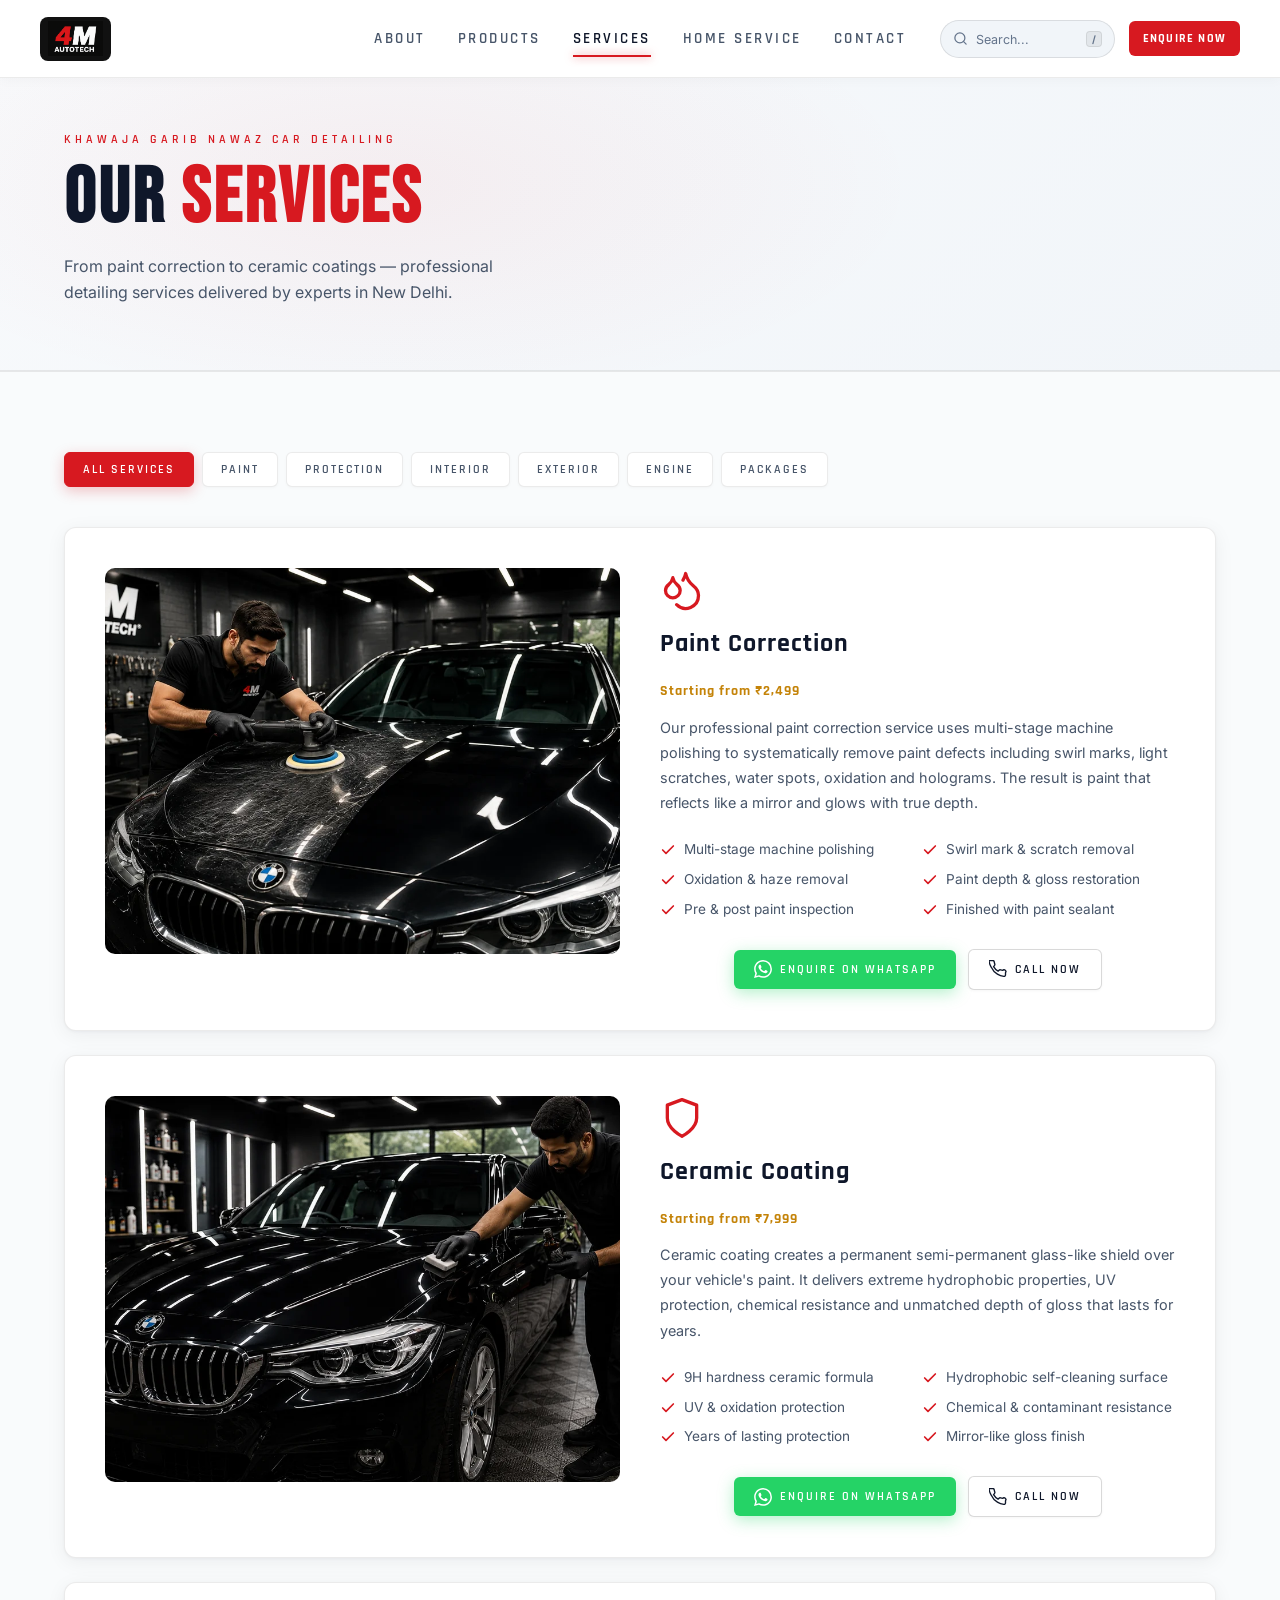
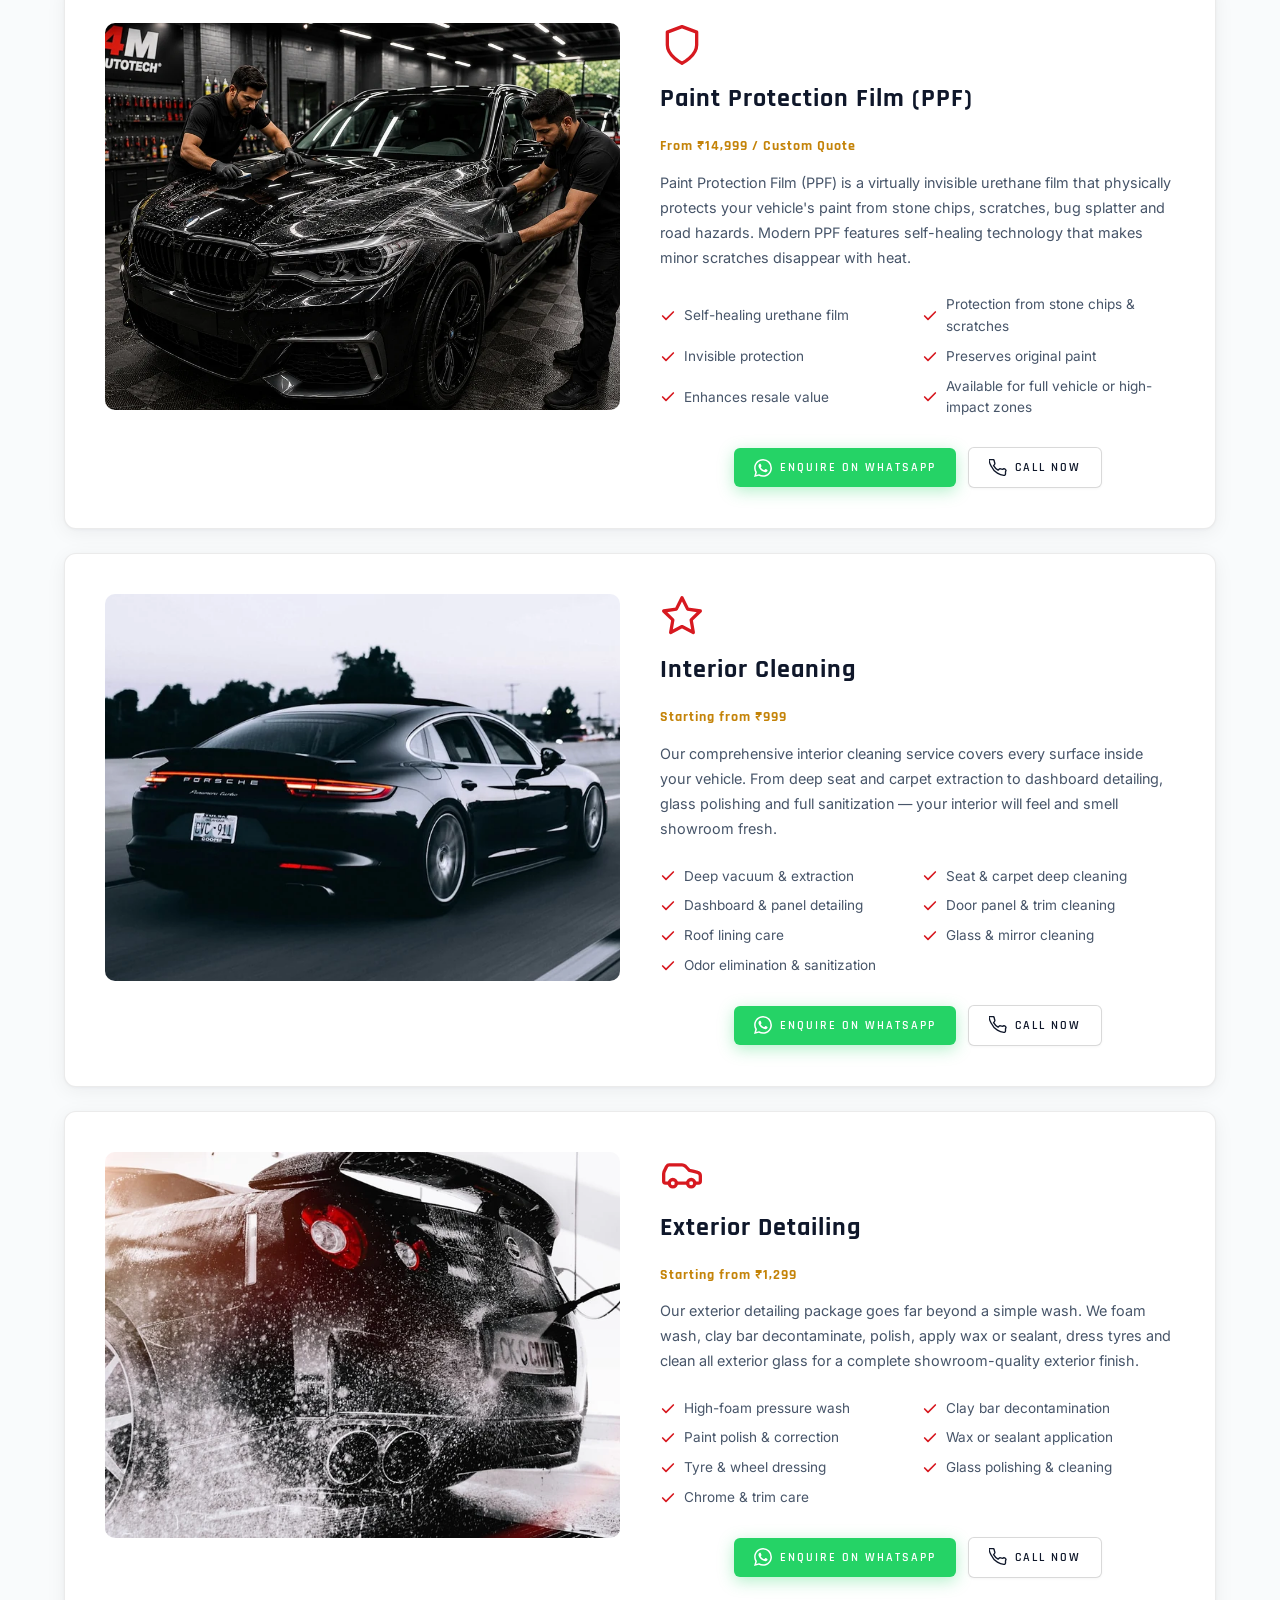
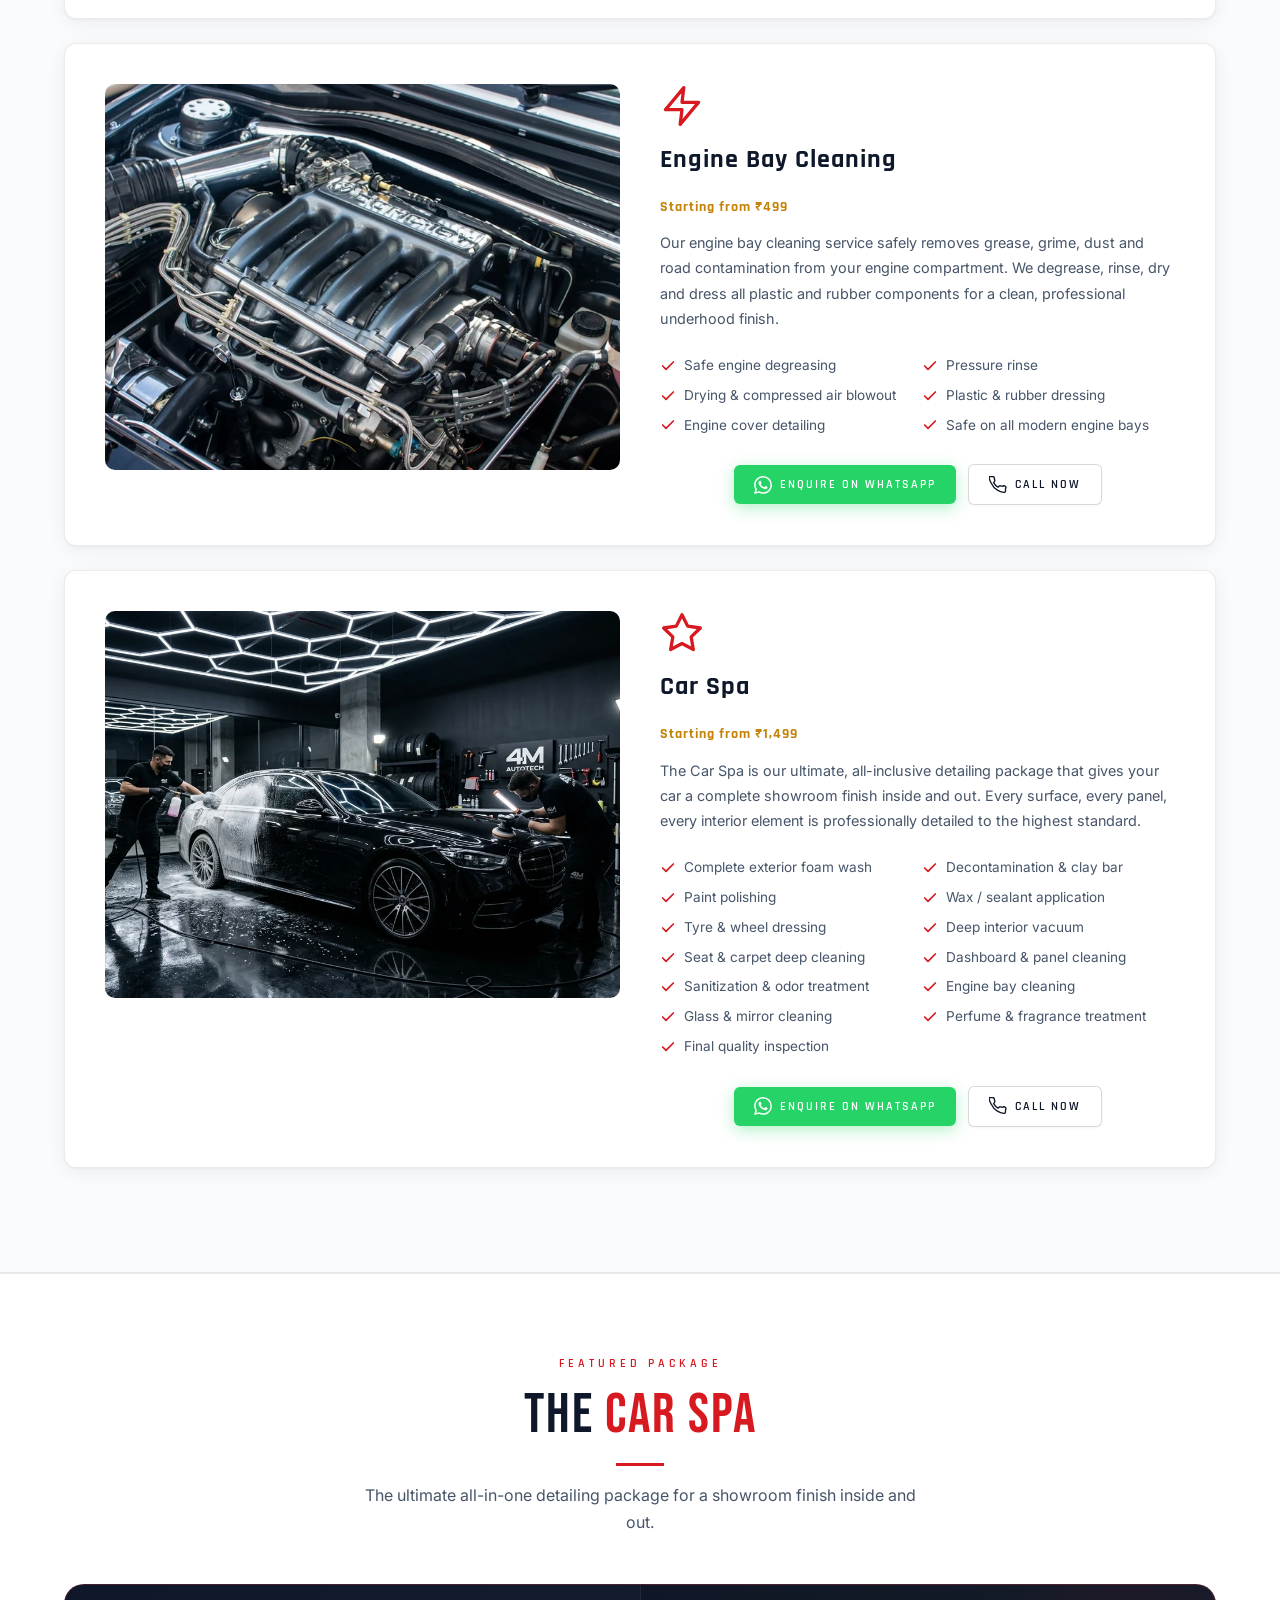
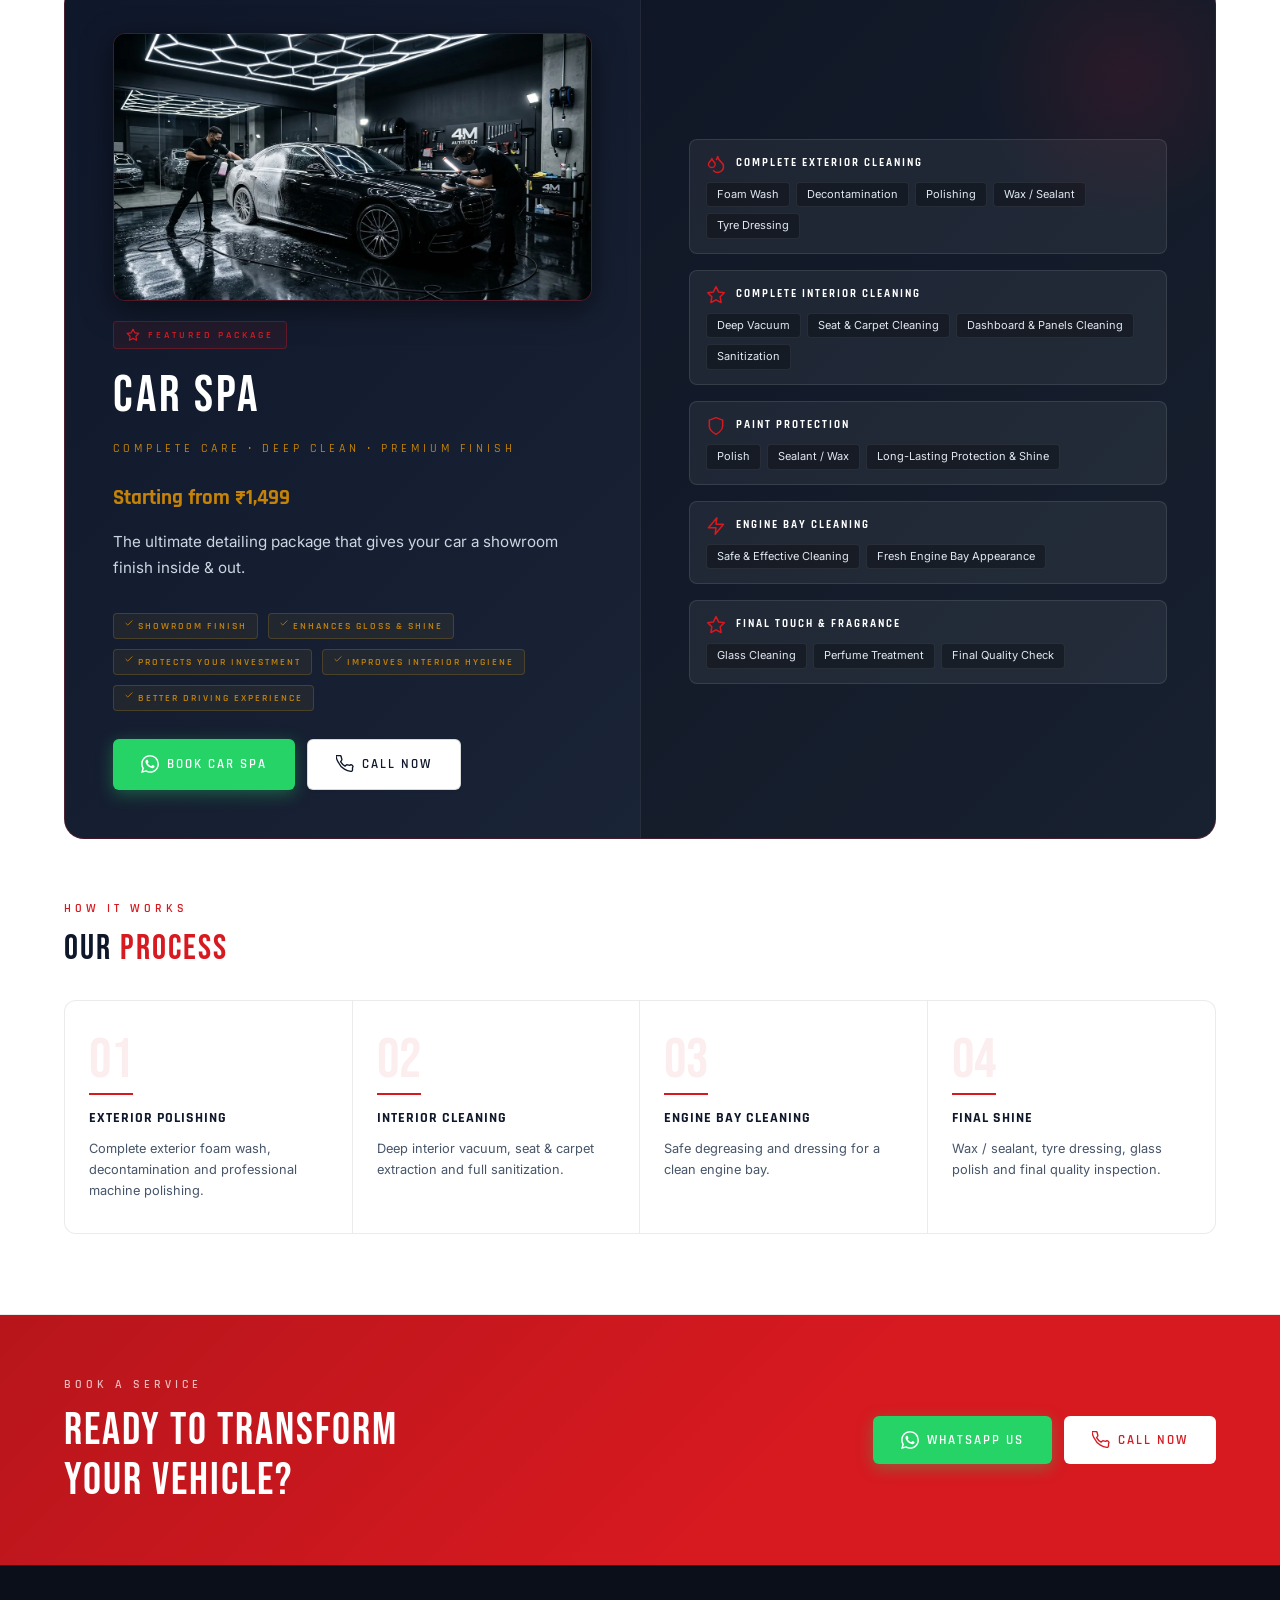
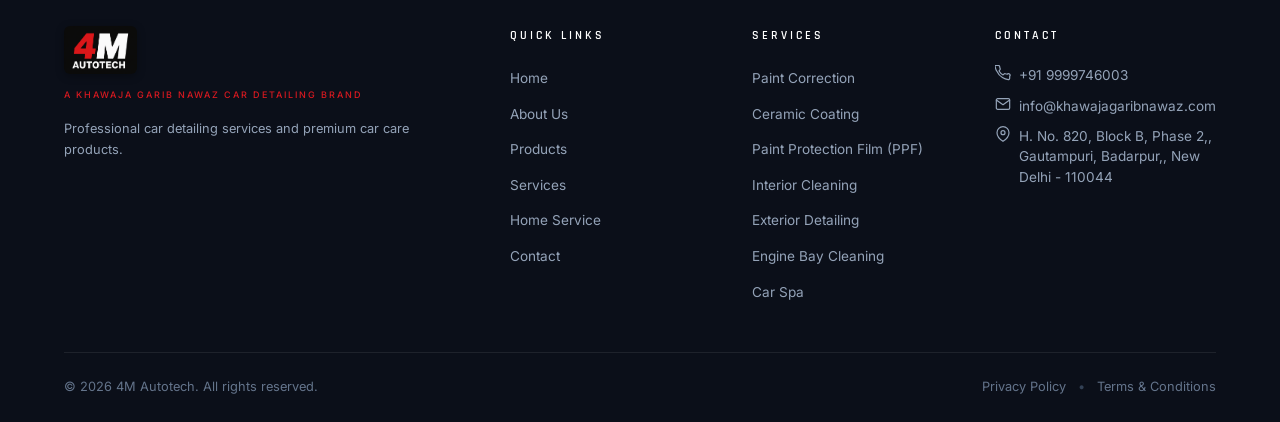
<file: services.html>
<!DOCTYPE html>
<html lang="en">

<head>
    <meta charset="UTF-8">
    <meta name="viewport" content="width=device-width, initial-scale=1.0">
    <title>Services — 4M AUTOTECH | Professional Car Detailing</title>
    <meta name="description"
        content="Expert car detailing services in New Delhi — paint correction, ceramic coating, PPF, interior cleaning, Car Spa package and more. Book now.">
    <link rel="canonical" href="https://www.khawajagaribnawazcardetailing.com/services.html">
        <!-- Favicons -->
    <link rel="apple-touch-icon" sizes="180x180" href="apple-touch-icon.png">
    <link rel="icon" type="image/png" sizes="32x32" href="favicon-32x32.png">
    <link rel="icon" type="image/png" sizes="16x16" href="favicon-16x16.png">
    <link rel="manifest" href="site.webmanifest">
    <link rel="shortcut icon" href="favicon.ico">
    <link rel="stylesheet" href="css/style.css">
    <style>
        .service-detail__price {
            font-family: var(--font-heading);
            font-size: 14px;
            font-weight: 700;
            letter-spacing: 1px;
            color: var(--gold);
            margin-bottom: 12px;
            display: inline-flex;
            align-items: center;
            gap: 6px;
        }

        .car-spa__price {
            font-family: var(--font-heading);
            font-size: 1.3rem;
            font-weight: 700;
            color: var(--gold);
            margin-bottom: 14px;
        }

        .service-detail {
            background: var(--bg-card);
            border: 1px solid var(--border);
            border-radius: var(--card-radius);
            box-shadow: var(--shadow-card);
            padding: 40px;
            display: grid;
            grid-template-columns: 1fr 1fr;
            gap: 40px;
            margin-bottom: 24px;
            transition: all var(--transition);
        }

        .service-detail:hover {
            border-color: rgba(215, 25, 32, 0.25);
            box-shadow: var(--shadow-hover);
            transform: translateY(-3px);
        }

        .service-detail__image {
            border-radius: 10px;
            overflow: hidden;
            background: var(--surface);
            aspect-ratio: 4/3;
            display: flex;
            align-items: center;
            justify-content: center;
            position: relative;
        }

        .service-detail__image img {
            width: 100%;
            height: 100%;
            object-fit: cover;
        }

        .service-detail__placeholder {
            font-size: 5rem;
            width: 100%;
            height: 100%;
            display: flex;
            align-items: center;
            justify-content: center;
        }

        .service-detail__icon-svg {
            width: 48px;
            height: 48px;
            color: var(--red);
            margin-bottom: 12px;
        }

        .service-detail__name {
            font-family: var(--font-heading);
            font-size: 1.6rem;
            font-weight: 700;
            letter-spacing: 1px;
            color: var(--text-primary);
            margin-bottom: 12px;
        }

        .service-detail__desc {
            font-size: 0.9rem;
            color: var(--text-secondary);
            line-height: 1.75;
            margin-bottom: 24px;
        }

        .service-detail__features {
            display: grid;
            grid-template-columns: 1fr 1fr;
            gap: 8px;
            margin-bottom: 28px;
        }

        .service-detail__feature {
            display: flex;
            align-items: center;
            gap: 8px;
            font-size: 0.85rem;
            color: var(--text-secondary);
        }

        .service-detail__feature-check {
            width: 16px;
            height: 16px;
            flex-shrink: 0;
            color: var(--red);
        }

        .service-detail__footer {
            display: flex;
            gap: 12px;
            flex-wrap: wrap;
            justify-content: center;
            align-items: center;
        }

        @media (max-width: 768px) {
            .service-detail {
                grid-template-columns: 1fr;
                padding: 24px;
                gap: 24px;
            }

            .service-detail__features {
                grid-template-columns: 1fr;
            }
        }

        .process-steps {
            display: grid;
            grid-template-columns: repeat(auto-fit, minmax(200px, 1fr));
            gap: 0;
        }

        .process-step {
            padding: 32px 24px;
            border-right: 1px solid var(--border);
        }

        .process-step:last-child {
            border-right: none;
        }

        .process-step__num {
            font-family: var(--font-display);
            font-size: 3.5rem;
            color: var(--red-light);
            line-height: 1;
            margin-bottom: 12px;
            border-bottom: 2px solid var(--red);
            width: fit-content;
            padding-bottom: 4px;
        }

        .process-step__title {
            font-family: var(--font-heading);
            font-size: 14px;
            font-weight: 700;
            letter-spacing: 1px;
            color: var(--text-primary);
            margin-bottom: 8px;
        }

        .process-step__desc {
            font-size: 0.8rem;
            color: var(--text-secondary);
            line-height: 1.65;
        }
    </style>
</head>

<body>

    <!-- ====== NAVIGATION ====== -->
    <nav class="nav" id="main-nav">
        <div class="container">
            <div class="nav__inner">
                <a href="index.html" class="nav__logo" id="nav-logo" aria-label="4M Autotech Home">
                    <img src="assets/logo.png" alt="4M Autotech Logo" class="nav__logo-img">
                </a>
                <ul class="nav__links">
                    <li><a href="about.html" class="nav__link" id="nav-about">About</a></li>
                    <li><a href="products.html" class="nav__link" id="nav-products">Products</a></li>
                    <li><a href="services.html" class="nav__link active" id="nav-services">Services</a></li>
                    <li><a href="home-service.html" class="nav__link" id="nav-home-service">Home Service</a></li>
                    <li><a href="contact.html" class="nav__link" id="nav-contact">Contact</a></li>
                </ul>
                <div class="nav__actions">
                    <div class="nav__search-wrapper" id="nav-search-wrapper">
                        <div class="nav__search-box" id="nav-search-box">
                            <svg class="nav__search-icon" viewBox="0 0 24 24" width="15" height="15" fill="none"
                                stroke="currentColor" stroke-width="2" stroke-linecap="round" stroke-linejoin="round">
                                <circle cx="11" cy="11" r="8"></circle>
                                <line x1="21" y1="21" x2="16.65" y2="16.65"></line>
                            </svg>
                            <input type="text" class="nav__search-input" id="nav-search-input" placeholder="Search..."
                                autocomplete="off" aria-label="Search products and services">
                            <button class="nav__search-clear" id="nav-search-clear" aria-label="Clear search"
                                type="button" style="display:none;">
                                <svg viewBox="0 0 24 24" width="13" height="13" fill="none" stroke="currentColor"
                                    stroke-width="2.5">
                                    <line x1="18" y1="6" x2="6" y2="18"></line>
                                    <line x1="6" y1="6" x2="18" y2="18"></line>
                                </svg>
                            </button>
                            <span class="nav__search-kbd">/</span>
                        </div>
                        <div class="nav__search-dropdown" id="nav-search-dropdown" style="display:none;">
                            <div class="nav__search-dropdown-content" id="nav-search-results"></div>
                        </div>
                    </div>
                    <a href="contact.html" class="nav__cta" id="nav-enquire">Enquire Now</a>
                </div>
                <div class="nav__hamburger" id="hamburger" role="button" aria-label="Toggle menu">
                    <span></span><span></span><span></span>
                </div>
            </div>
        </div>
        <div class="nav__mobile" id="mobile-nav">
            <div class="nav__mobile-search-wrapper">
                <div class="nav__mobile-search-box">
                    <svg class="nav__search-icon" viewBox="0 0 24 24" width="15" height="15" fill="none"
                        stroke="currentColor" stroke-width="2" stroke-linecap="round" stroke-linejoin="round">
                        <circle cx="11" cy="11" r="8"></circle>
                        <line x1="21" y1="21" x2="16.65" y2="16.65"></line>
                    </svg>
                    <input type="text" class="nav__mobile-search-input" id="nav-mobile-search-input"
                        placeholder="Search products &amp; services..." autocomplete="off"
                        aria-label="Search products and services">
                    <button class="nav__search-clear" id="nav-mobile-search-clear" aria-label="Clear search"
                        type="button" style="display:none;">
                        <svg viewBox="0 0 24 24" width="13" height="13" fill="none" stroke="currentColor"
                            stroke-width="2.5">
                            <line x1="18" y1="6" x2="6" y2="18"></line>
                            <line x1="6" y1="6" x2="18" y2="18"></line>
                        </svg>
                    </button>
                </div>
                <div class="nav__mobile-search-dropdown" id="nav-mobile-search-dropdown" style="display:none;">
                    <div class="nav__search-dropdown-content" id="nav-mobile-search-results"></div>
                </div>
            </div>
            <a href="about.html" class="nav__link" id="mob-about">About</a>
            <div class="nav__mobile-item">
                <div class="nav__mobile-header">
                    <a href="products.html" class="nav__link" id="mob-products">Products</a>
                    <button class="nav__mobile-toggle" id="mob-products-toggle" aria-label="Toggle Products Submenu">
                        <svg viewBox="0 0 24 24" width="16" height="16" fill="none" stroke="currentColor"
                            stroke-width="2.5" stroke-linecap="round" stroke-linejoin="round">
                            <polyline points="6 9 12 15 18 9"></polyline>
                        </svg>
                    </button>
                </div>
                <div class="nav__mobile-sub" id="mob-products-sub">
                    <div class="nav__mobile-group-title">Categories</div>
                    <div class="nav__mobile-links">
                        <a href="products.html" class="nav__mobile-sublink">All Products (28)</a>
                        <a href="products.html?category=car-care" class="nav__mobile-sublink">Car Care Range</a>
                        <a href="products.html?category=bike-care" class="nav__mobile-sublink">Bike Care Range</a>
                        <a href="products.html?category=exterior-care" class="nav__mobile-sublink">Exterior Care</a>
                        <a href="products.html?category=interior-care" class="nav__mobile-sublink">Interior Care</a>
                        <a href="products.html?category=engine-care" class="nav__mobile-sublink">Engine &amp; Fuel
                            Care</a>
                        <a href="products.html?category=protection" class="nav__mobile-sublink">Coatings &amp;
                            Protection</a>
                    </div>
                    <div class="nav__mobile-group-title" style="margin-top: 10px;">products</div>
                    <div class="nav__mobile-links">
                        <a href="products.html?product=fuel-additive" class="nav__mobile-sublink">Fuel Additive</a>
                        <a href="products.html?product=tyre-polish" class="nav__mobile-sublink">Tyre Polish</a>
                        <a href="products.html?product=black-garnish" class="nav__mobile-sublink">Black Garnish</a>
                        <a href="products.html?product=brake-cleaner" class="nav__mobile-sublink">Brake Cleaner</a>
                        <a href="products.html?product=bike-chain-lube" class="nav__mobile-sublink">Bike Chain
                            Lubricant</a>
                    </div>
                </div>
            </div>
            <a href="services.html" class="nav__link active" id="mob-services">Services</a>
            <a href="home-service.html" class="nav__link" id="mob-home-service">Home Service</a>
            <a href="contact.html" class="nav__link" id="mob-contact">Contact</a>
            <a href="contact.html" class="btn btn--primary btn--sm" id="mob-enquire">Enquire Now</a>
        </div>
    </nav>

    <!-- ====== PAGE HERO ====== -->
    <section class="page-hero">
        <div class="container">
            <div class="page-hero__content">
                <span class="page-hero__label">Khawaja Garib Nawaz Car Detailing</span>
                <h1 class="page-hero__title">Our <span>Services</span></h1>
                <p class="page-hero__sub">
                    From paint correction to ceramic coatings — professional detailing services delivered by experts in
                    New Delhi.
                </p>
            </div>
        </div>
    </section>

    <!-- ====== SERVICES SECTION ====== -->
    <section class="section" id="services-section">
        <div class="container">
            <div class="filter-bar" id="services-filter-bar" role="tablist"></div>
            <div id="services-list"></div>
        </div>
    </section>

    <!-- ====== CAR SPA SECTION ====== -->
    <section class="section car-spa" id="car-spa">
        <div class="container">
            <div class="section-header section-header--center fade-in">
                <span class="section-label">Featured Package</span>
                <h2 class="section-title">The <span>Car Spa</span></h2>
                <div class="divider divider--center"></div>
                <p class="section-subtitle" style="text-align:center;margin:16px auto 0;">
                    The ultimate all-in-one detailing package for a showroom finish inside and out.
                </p>
            </div>
            <div class="car-spa__featured fade-in">
                <div class="car-spa__inner">
                    <div class="car-spa__left" id="car-spa-left"></div>
                    <div class="car-spa__right" id="car-spa-right"></div>
                </div>
            </div>
            <div class="section-header fade-in" style="margin-top:60px;margin-bottom:32px;">
                <span class="section-label">How It Works</span>
                <h2 class="section-title" style="font-size:clamp(1.5rem,3vw,2.2rem)">Our <span>Process</span></h2>
            </div>
            <div class="process-steps" id="process-steps"
                style="background:var(--bg-card);border:1px solid var(--border);border-radius:var(--card-radius);overflow:hidden;">
            </div>
        </div>
    </section>

    <!-- ====== CTA STRIP ====== -->
    <section class="cta-strip" id="cta-strip">
        <div class="container">
            <div class="cta-strip__inner">
                <div class="cta-strip__text">
                    <span class="section-label">Book A Service</span>
                    <div class="cta-strip__title">Ready To Transform<br>Your Vehicle?</div>
                </div>
                <div class="cta-strip__actions">
                    <a id="cta-whatsapp" href="https://wa.me/919999746003" class="btn btn--whatsapp">
                        <svg class="btn__icon" viewBox="0 0 24 24" fill="currentColor">
                            <path
                                d="M17.472 14.382c-.297-.149-1.758-.867-2.03-.967-.273-.099-.471-.148-.67.15-.197.297-.767.966-.94 1.164-.173.199-.347.223-.644.075-.297-.15-1.255-.463-2.39-1.475-.883-.788-1.48-1.761-1.653-2.059-.173-.297-.018-.458.13-.606.134-.133.298-.347.446-.52.149-.174.198-.298.298-.497.099-.198.05-.371-.025-.52-.075-.149-.669-1.612-.916-2.207-.242-.579-.487-.5-.669-.51-.173-.008-.371-.01-.57-.01-.198 0-.52.074-.792.372-.272.297-1.04 1.016-1.04 2.479 0 1.462 1.065 2.875 1.213 3.074.149.198 2.096 3.2 5.077 4.487.709.306 1.262.489 1.694.625.712.227 1.36.195 1.871.118.571-.085 1.758-.719 2.006-1.413.248-.694.248-1.289.173-1.413-.074-.124-.272-.198-.57-.347m-5.421 7.403h-.004a9.87 9.87 0 01-5.031-1.378l-.361-.214-3.741.982.998-3.648-.235-.374a9.86 9.86 0 01-1.51-5.26c.001-5.45 4.436-9.884 9.888-9.884 2.64 0 5.122 1.03 6.988 2.898a9.825 9.825 0 012.893 6.994c-.003 5.45-4.437 9.884-9.885 9.884m8.413-18.297A11.815 11.815 0 0012.05 0C5.495 0 .16 5.335.157 11.892c0 2.096.547 4.142 1.588 5.945L.057 24l6.305-1.654a11.882 11.882 0 005.683 1.448h.005c6.554 0 11.89-5.335 11.893-11.893a11.821 11.821 0 00-3.48-8.413z" />
                        </svg>
                        WhatsApp Us
                    </a>
                    <a id="cta-call" href="tel:+919999746003" class="btn"
                        style="background:#fff;color:#D71920;font-family:var(--font-heading);font-weight:600;letter-spacing:2px;gap:8px;">
                        <svg style="width:18px;height:18px;" viewBox="0 0 24 24" fill="none" stroke="currentColor"
                            stroke-width="1.8" stroke-linecap="round" stroke-linejoin="round">
                            <path
                                d="M22 16.92v3a2 2 0 01-2.18 2 19.79 19.79 0 01-8.63-3.07A19.5 19.5 0 013.07 9.8a19.79 19.79 0 01-3.07-8.68A2 2 0 012 .74h3a2 2 0 012 1.72c.127.96.361 1.903.7 2.81a2 2 0 01-.45 2.11L6.09 8.91a16 16 0 006 6l1.27-1.27a2 2 0 012.11-.45c.907.339 1.85.573 2.81.7A2 2 0 0122 16.92z" />
                        </svg>
                        Call Now
                    </a>
                </div>
            </div>
        </div>
    </section>

    <!-- ====== FOOTER ====== -->
    <footer class="footer">
        <div class="container">
            <div class="footer__grid">
                <div class="footer__brand">
                    <a href="index.html" class="footer__logo-link" aria-label="4M Autotech Home">
                        <img src="assets/logo.png" alt="4M Autotech Logo" class="footer__logo-img">
                    </a>
                    <span class="footer__logo-sub">A Khawaja Garib Nawaz Car Detailing Brand</span>
                    <p class="footer__tagline">Professional car detailing services and premium car care products.</p>
                </div>
                <div>
                    <div class="footer__col-title">Quick Links</div>
                    <ul class="footer__links">
                        <li><a href="index.html" class="footer__link">Home</a></li>
                        <li><a href="about.html" class="footer__link">About Us</a></li>
                        <li><a href="products.html" class="footer__link">Products</a></li>
                        <li><a href="services.html" class="footer__link">Services</a></li>
                        <li><a href="home-service.html" class="footer__link">Home Service</a></li>
                        <li><a href="contact.html" class="footer__link">Contact</a></li>
                    </ul>
                </div>
                <div>
                    <div class="footer__col-title">Services</div>
                    <ul class="footer__links" id="footer-services-list"></ul>
                </div>
                <div>
                    <div class="footer__col-title">Contact</div>
                    <div class="footer__contact-list" id="footer-contact-list"></div>
                </div>
            </div>
            <div class="footer__bottom">
                <div class="footer__copyright" id="footer-copyright"></div>
                <div class="footer__legal-links">
                    <a href="privacy-policy.html" class="footer__legal-link">Privacy Policy</a>
                    <span class="footer__legal-sep">•</span>
                    <a href="terms.html" class="footer__legal-link">Terms &amp; Conditions</a>
                </div>
            </div>
        </div>
    </footer>

    <script src="js/config.js"></script>
    <script src="js/products.js"></script>
    <script src="js/services.js"></script>
    <script src="js/icons.js"></script>
    <script src="js/nav-search.js"></script>
    <script>
        (function () {
            const nav = document.getElementById('main-nav');
            window.addEventListener('scroll', () => nav.classList.toggle('scrolled', window.scrollY > 40));
            document.getElementById('hamburger').addEventListener('click', () => {
                document.getElementById('mobile-nav').classList.toggle('open');
            });
            const mobProdToggle = document.getElementById('mob-products-toggle');
            if (mobProdToggle) {
                mobProdToggle.addEventListener('click', (e) => {
                    e.preventDefault();
                    e.stopPropagation();
                    mobProdToggle.closest('.nav__mobile-item').classList.toggle('open');
                });
            }

            document.getElementById('cta-whatsapp').href = whatsappUrl(SITE_CONFIG.waMessages.services);
            document.getElementById('cta-call').href = callUrl();

            // SVG icons for services
            const serviceIconMap = {
                'paint-correction': ICONS.droplets,
                'ceramic-coating': ICONS.shield,
                'ppf': ICONS.shield,
                'interior-cleaning': ICONS.star,
                'exterior-detailing': ICONS.car,
                'engine-bay-cleaning': ICONS.zap,
                'car-spa': ICONS.star
            };

            const checkSvg = `<svg class="service-detail__feature-check" viewBox="0 0 24 24" fill="none" stroke="currentColor" stroke-width="2.5" stroke-linecap="round" stroke-linejoin="round"><polyline points="20 6 9 17 4 12"/></svg>`;
            const waSvg = `<svg class="btn__icon" viewBox="0 0 24 24" fill="currentColor"><path d="M17.472 14.382c-.297-.149-1.758-.867-2.03-.967-.273-.099-.471-.148-.67.15-.197.297-.767.966-.94 1.164-.173.199-.347.223-.644.075-.297-.15-1.255-.463-2.39-1.475-.883-.788-1.48-1.761-1.653-2.059-.173-.297-.018-.458.13-.606.134-.133.298-.347.446-.52.149-.174.198-.298.298-.497.099-.198.05-.371-.025-.52-.075-.149-.669-1.612-.916-2.207-.242-.579-.487-.5-.669-.51-.173-.008-.371-.01-.57-.01-.198 0-.52.074-.792.372-.272.297-1.04 1.016-1.04 2.479 0 1.462 1.065 2.875 1.213 3.074.149.198 2.096 3.2 5.077 4.487.709.306 1.262.489 1.694.625.712.227 1.36.195 1.871.118.571-.085 1.758-.719 2.006-1.413.248-.694.248-1.289.173-1.413-.074-.124-.272-.198-.57-.347m-5.421 7.403h-.004a9.87 9.87 0 01-5.031-1.378l-.361-.214-3.741.982.998-3.648-.235-.374a9.86 9.86 0 01-1.51-5.26c.001-5.45 4.436-9.884 9.888-9.884 2.64 0 5.122 1.03 6.988 2.898a9.825 9.825 0 012.893 6.994c-.003 5.45-4.437 9.884-9.885 9.884m8.413-18.297A11.815 11.815 0 0012.05 0C5.495 0 .16 5.335.157 11.892c0 2.096.547 4.142 1.588 5.945L.057 24l6.305-1.654a11.882 11.882 0 005.683 1.448h.005c6.554 0 11.89-5.335 11.893-11.893a11.821 11.821 0 00-3.48-8.413z"/></svg>`;
            const phoneSvg = `<svg class="btn__icon" viewBox="0 0 24 24" fill="none" stroke="currentColor" stroke-width="1.8" stroke-linecap="round" stroke-linejoin="round"><path d="M22 16.92v3a2 2 0 01-2.18 2 19.79 19.79 0 01-8.63-3.07A19.5 19.5 0 013.07 9.8a19.79 19.79 0 01-3.07-8.68A2 2 0 012 .74h3a2 2 0 012 1.72c.127.96.361 1.903.7 2.81a2 2 0 01-.45 2.11L6.09 8.91a16 16 0 006 6l1.27-1.27a2 2 0 012.11-.45c.907.339 1.85.573 2.81.7A2 2 0 0122 16.92z"/></svg>`;

            // ---- FILTER BAR ----
            let activeCategory = 'all';
            const filterBar = document.getElementById('services-filter-bar');
            SERVICE_CATEGORIES.forEach(cat => {
                const btn = document.createElement('button');
                btn.className = 'filter-btn' + (cat.id === 'all' ? ' active' : '');
                btn.textContent = cat.label;
                btn.id = `svc-filter-${cat.id}`;
                btn.addEventListener('click', () => {
                    activeCategory = cat.id;
                    filterBar.querySelectorAll('.filter-btn').forEach(b => b.classList.remove('active'));
                    btn.classList.add('active');
                    renderServices();
                });
                filterBar.appendChild(btn);
            });

            const servicesList = document.getElementById('services-list');
            const observer = new IntersectionObserver(entries => {
                entries.forEach(e => { if (e.isIntersecting) e.target.classList.add('visible'); });
            }, { threshold: 0.05 });

            function renderServices() {
                const filtered = activeCategory === 'all' ? SERVICES : SERVICES.filter(s => s.category === activeCategory);
                servicesList.innerHTML = '';
                filtered.forEach(s => {
                    const svgIcon = serviceIconMap[s.id] || ICONS.car;
                    const el = document.createElement('div');
                    el.className = 'service-detail fade-in';
                    el.id = s.id;
                    el.innerHTML = `
                    <div class="service-detail__image">
                        <img src="${s.image}" alt="${s.name}" onerror="this.style.display='none';this.nextElementSibling.style.display='flex'">
                        <div class="service-detail__placeholder" style="display:none;background:${s.imagePlaceholder};">
                            <svg style="width:80px;height:80px;color:rgba(255,255,255,0.15)" viewBox="0 0 24 24" fill="none" stroke="currentColor" stroke-width="1">${svgIcon.match(/<path[^>]+>|<polygon[^>]+>|<polyline[^>]+>|<circle[^>]+>|<line[^>]+>/g)?.join('') || ''}</svg>
                        </div>
                    </div>
                    <div class="service-detail__body">
                        <div class="service-detail__icon-svg" style="width:44px;height:44px;color:var(--red)">${svgIcon}</div>
                        <h2 class="service-detail__name">${s.name}</h2>
                        ${s.price ? `<div class="service-detail__price">${s.price}</div>` : ''}
                        <p class="service-detail__desc">${s.description}</p>
                        <div class="service-detail__features">
                            ${s.features.map(f => `<div class="service-detail__feature">${checkSvg}${f}</div>`).join('')}
                        </div>
                        <div class="service-detail__footer">
                            <a href="${whatsappUrl(SITE_CONFIG.waMessages.services)}" class="btn btn--whatsapp btn--sm">${waSvg} Enquire on WhatsApp</a>
                            <a href="${callUrl()}" class="btn btn--outline btn--sm">${phoneSvg} Call Now</a>
                        </div>
                    </div>
                `;
                    servicesList.appendChild(el);
                    observer.observe(el);
                });
            }
            renderServices();

            const hash = window.location.hash.slice(1);
            if (hash) setTimeout(() => { const el = document.getElementById(hash); if (el) el.scrollIntoView({ behavior: 'smooth', block: 'start' }); }, 400);

            // ---- CAR SPA ----
            const pkg = CAR_SPA_PACKAGE;
            document.getElementById('car-spa-left').innerHTML = `
            <div style="margin-bottom:20px;border-radius:12px;overflow:hidden;border:1px solid rgba(215,25,32,0.3);box-shadow:0 8px 30px rgba(0,0,0,0.5);">
                <img src="assets/images/services/car-spa.webp" alt="Car Spa Full Package" style="width:100%;height:auto;display:block;">
            </div>
            <span class="car-spa__label">
                <svg style="width:14px;height:14px" viewBox="0 0 24 24" fill="none" stroke="currentColor" stroke-width="2" stroke-linecap="round" stroke-linejoin="round"><polygon points="12 2 15.09 8.26 22 9.27 17 14.14 18.18 21.02 12 17.77 5.82 21.02 7 14.14 2 9.27 8.91 8.26 12 2"/></svg>
                Featured Package
            </span>
            <div class="car-spa__title">${pkg.name}</div>
            <div class="car-spa__tagline">${pkg.tagline}</div>
            ${pkg.price ? `<div class="car-spa__price">${pkg.price}</div>` : ''}
            <p class="car-spa__desc">${pkg.description}</p>
            <div style="display:flex;flex-wrap:wrap;gap:10px;margin-bottom:28px;">
                ${pkg.benefits.map(b => `<span class="tag" style="color:var(--gold);border-color:rgba(230,168,23,0.2);background:rgba(230,168,23,0.06)">
                    <svg style="width:10px;height:10px;margin-right:4px" viewBox="0 0 24 24" fill="none" stroke="currentColor" stroke-width="2"><polyline points="20 6 9 17 4 12"/></svg>
                    ${b}
                </span>`).join('')}
            </div>
            <div style="display:flex;gap:12px;flex-wrap:wrap;">
                <a href="${whatsappUrl(SITE_CONFIG.waMessages.carSpa)}" class="btn btn--whatsapp">
                    <svg class="btn__icon" viewBox="0 0 24 24" fill="currentColor"><path d="M17.472 14.382c-.297-.149-1.758-.867-2.03-.967-.273-.099-.471-.148-.67.15-.197.297-.767.966-.94 1.164-.173.199-.347.223-.644.075-.297-.15-1.255-.463-2.39-1.475-.883-.788-1.48-1.761-1.653-2.059-.173-.297-.018-.458.13-.606.134-.133.298-.347.446-.52.149-.174.198-.298.298-.497.099-.198.05-.371-.025-.52-.075-.149-.669-1.612-.916-2.207-.242-.579-.487-.5-.669-.51-.173-.008-.371-.01-.57-.01-.198 0-.52.074-.792.372-.272.297-1.04 1.016-1.04 2.479 0 1.462 1.065 2.875 1.213 3.074.149.198 2.096 3.2 5.077 4.487.709.306 1.262.489 1.694.625.712.227 1.36.195 1.871.118.571-.085 1.758-.719 2.006-1.413.248-.694.248-1.289.173-1.413-.074-.124-.272-.198-.57-.347m-5.421 7.403h-.004a9.87 9.87 0 01-5.031-1.378l-.361-.214-3.741.982.998-3.648-.235-.374a9.86 9.86 0 01-1.51-5.26c.001-5.45 4.436-9.884 9.888-9.884 2.64 0 5.122 1.03 6.988 2.898a9.825 9.825 0 012.893 6.994c-.003 5.45-4.437 9.884-9.885 9.884m8.413-18.297A11.815 11.815 0 0012.05 0C5.495 0 .16 5.335.157 11.892c0 2.096.547 4.142 1.588 5.945L.057 24l6.305-1.654a11.882 11.882 0 005.683 1.448h.005c6.554 0 11.89-5.335 11.893-11.893a11.821 11.821 0 00-3.48-8.413z"/></svg>
                    Book Car Spa
                </a>
                <a href="${callUrl()}" class="btn btn--outline">
                    <svg class="btn__icon" viewBox="0 0 24 24" fill="none" stroke="currentColor" stroke-width="1.8" stroke-linecap="round" stroke-linejoin="round"><path d="M22 16.92v3a2 2 0 01-2.18 2 19.79 19.79 0 01-8.63-3.07A19.5 19.5 0 013.07 9.8a19.79 19.79 0 01-3.07-8.68A2 2 0 012 .74h3a2 2 0 012 1.72c.127.96.361 1.903.7 2.81a2 2 0 01-.45 2.11L6.09 8.91a16 16 0 006 6l1.27-1.27a2 2 0 012.11-.45c.907.339 1.85.573 2.81.7A2 2 0 0122 16.92z"/></svg>
                    Call Now
                </a>
            </div>
        `;
            document.getElementById('car-spa-right').innerHTML = pkg.sections.map(sec => `
            <div class="car-spa__section">
                <div class="car-spa__section-header">
                    <span class="car-spa__section-icon" style="color:var(--red);display:inline-flex;align-items:center;">${icon(sec.icon, '20px')}</span>
                    <span class="car-spa__section-title">${sec.title}</span>
                </div>
                <div class="car-spa__items">
                    ${sec.items.map(item => `<span class="car-spa__item">${item}</span>`).join('')}
                </div>
            </div>
        `).join('');

            // ---- PROCESS STEPS ----
            document.getElementById('process-steps').innerHTML = pkg.process.map(p => `
            <div class="process-step fade-in">
                <div class="process-step__num">${p.step}</div>
                <div class="process-step__title">${p.title}</div>
                <div class="process-step__desc">${p.desc}</div>
            </div>
        `).join('');

            document.querySelectorAll('.fade-in').forEach(el => observer.observe(el));

            // CTA Links
            const ctaWa = document.getElementById('cta-whatsapp');
            if (ctaWa) ctaWa.href = whatsappUrl(SITE_CONFIG.waMessages.services);
            const ctaPh = document.getElementById('cta-call');
            if (ctaPh) ctaPh.href = callUrl();

            // ---- FOOTER ----
            SERVICES.forEach(s => {
                document.getElementById('footer-services-list').innerHTML += `<li><a href="#${s.id}" class="footer__link">${s.name}</a></li>`;
            });
            document.getElementById('footer-contact-list').innerHTML = `
            <div class="footer__contact-item">${icon('phone', '16px')}<a href="${callUrl()}">${SITE_CONFIG.phoneDisplay}</a></div>
            <div class="footer__contact-item">${icon('email', '16px')}<a href="mailto:${SITE_CONFIG.email}">${SITE_CONFIG.email}</a></div>
            <div class="footer__contact-item">${icon('location', '16px')}<span>${SITE_CONFIG.address.replace(/\n/g, ', ')}</span></div>
        `;
            document.getElementById('footer-copyright').textContent = `© ${new Date().getFullYear()} 4M Autotech. All rights reserved.`;
        })();
    </script>
</body>

</html>
</file>
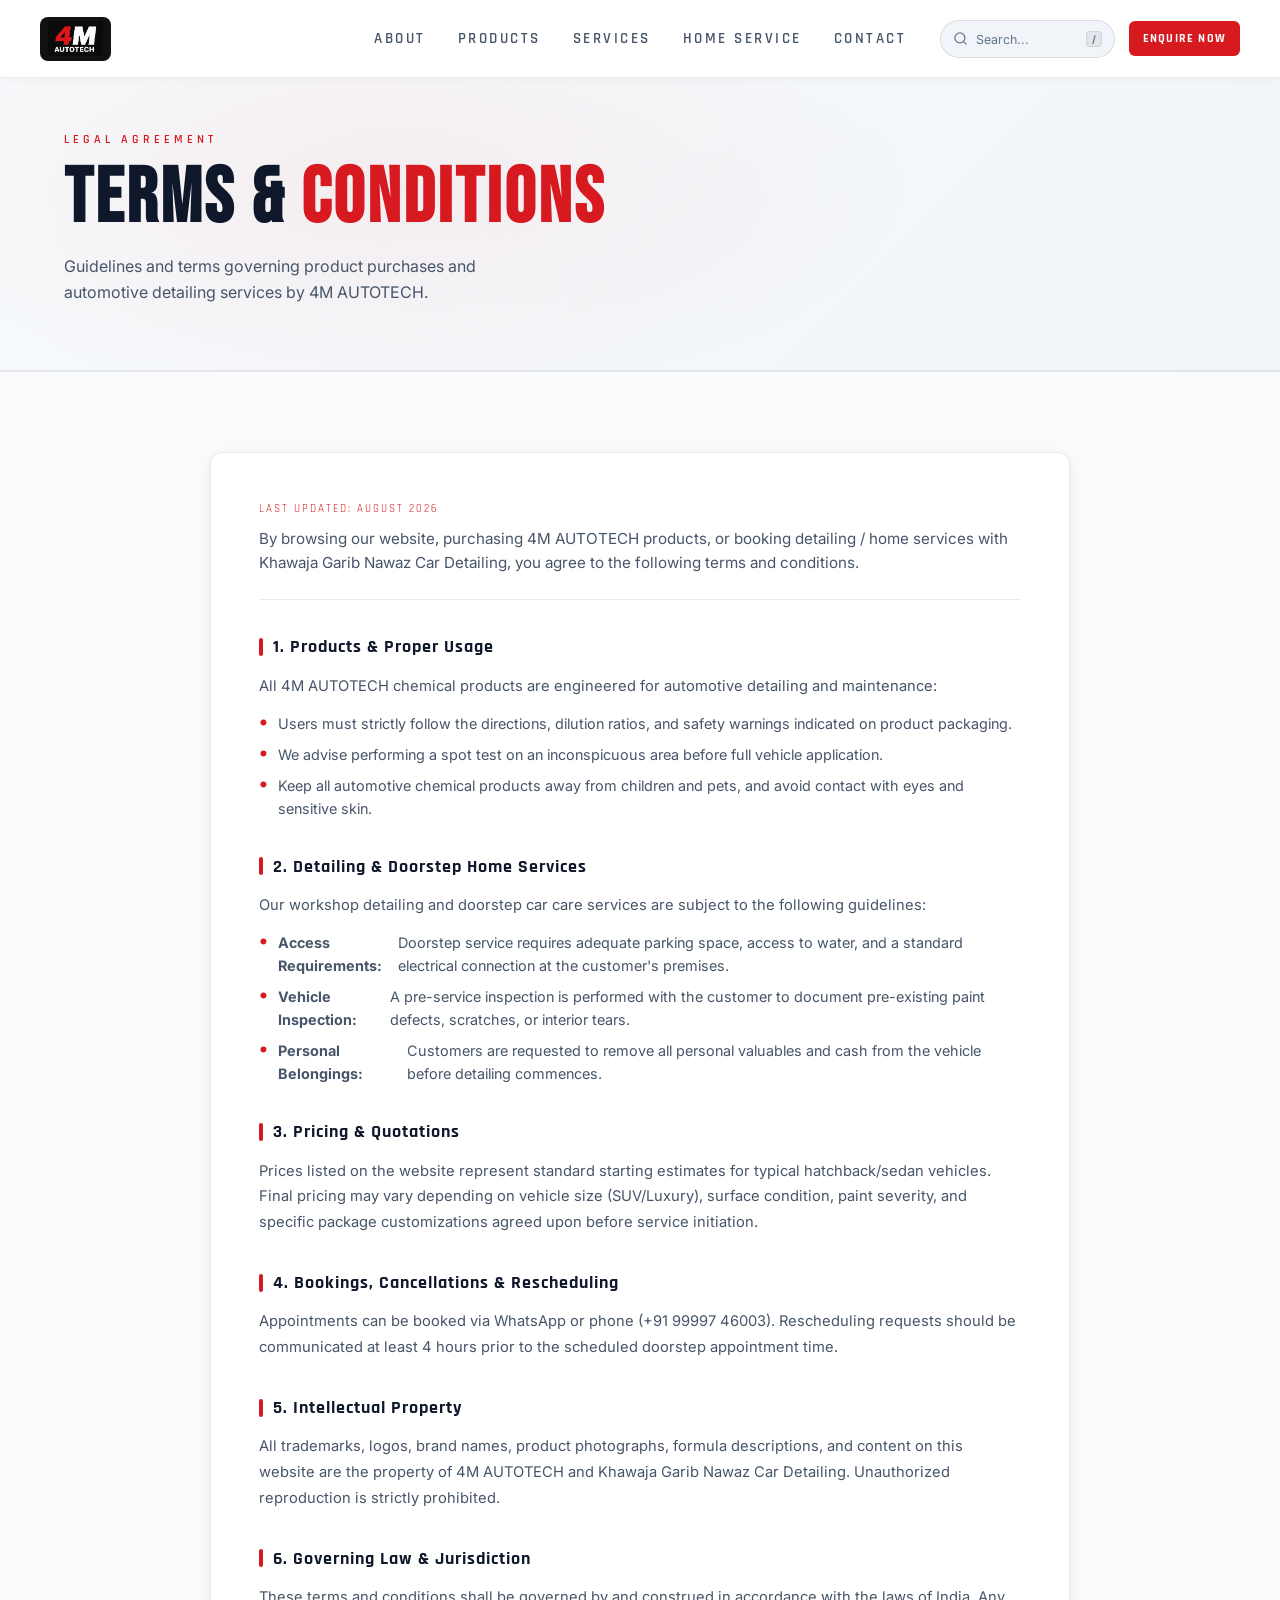
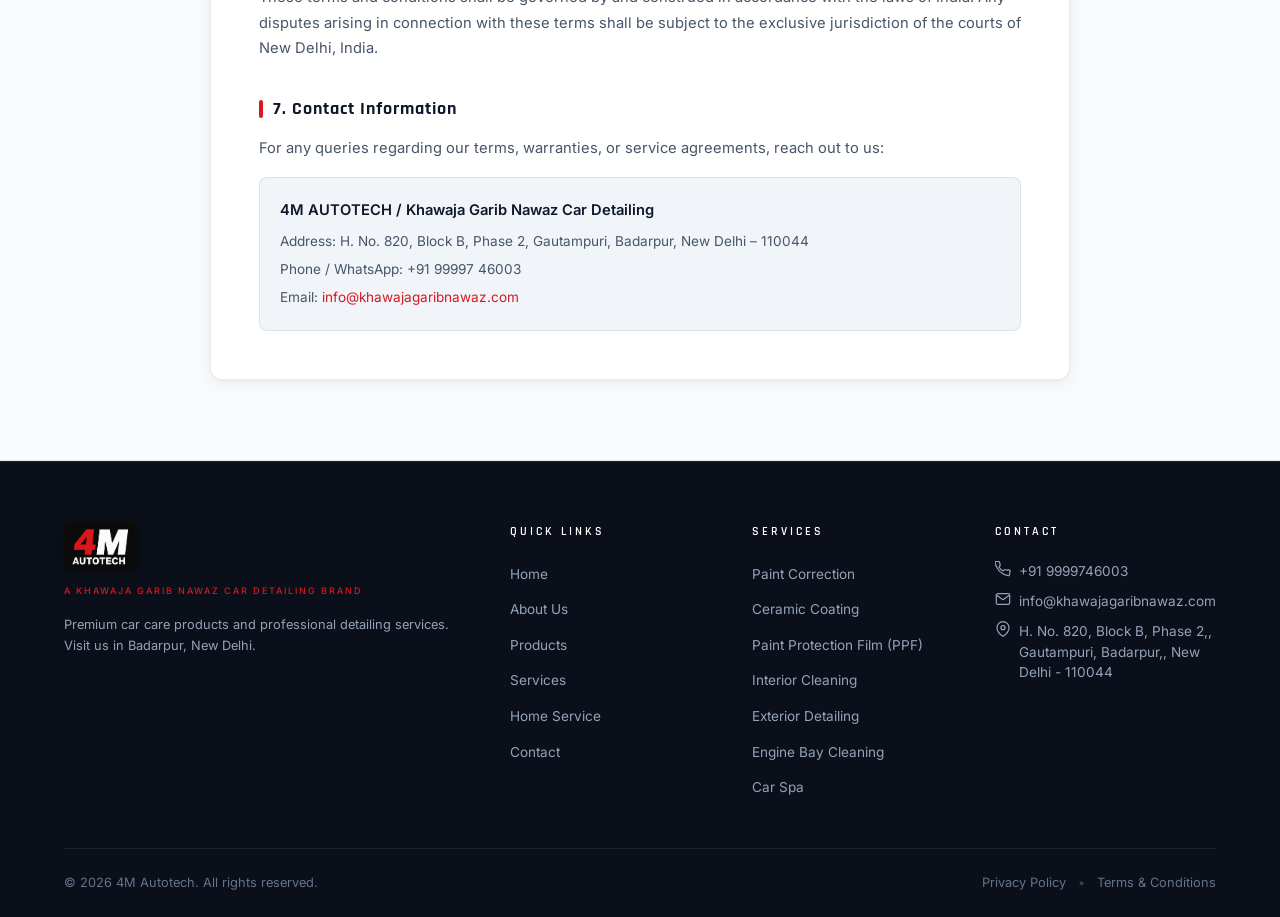
<file: terms.html>
<!DOCTYPE html>
<html lang="en">

<head>
    <meta charset="UTF-8">
    <meta name="viewport" content="width=device-width, initial-scale=1.0">
    <title>Terms &amp; Conditions — 4M AUTOTECH | Khawaja Garib Nawaz Car Detailing</title>
    <meta name="description"
        content="Terms &amp; Conditions for 4M AUTOTECH and Khawaja Garib Nawaz Car Detailing. Understand our service terms, product guidelines, and booking conditions.">
    <link rel="canonical" href="https://www.khawajagaribnawazcardetailing.com/terms.html">
        <!-- Favicons -->
    <link rel="apple-touch-icon" sizes="180x180" href="apple-touch-icon.png">
    <link rel="icon" type="image/png" sizes="32x32" href="favicon-32x32.png">
    <link rel="icon" type="image/png" sizes="16x16" href="favicon-16x16.png">
    <link rel="manifest" href="site.webmanifest">
    <link rel="shortcut icon" href="favicon.ico">
    <link rel="stylesheet" href="css/style.css">
    <style>
        .legal-container {
            max-width: 860px;
            margin: 0 auto;
            background: var(--bg-card);
            border: 1px solid var(--border);
            border-radius: var(--card-radius);
            box-shadow: var(--shadow-card);
            padding: 48px;
        }

        .legal-header {
            margin-bottom: 32px;
            padding-bottom: 24px;
            border-bottom: 1px solid var(--border);
        }

        .legal-date {
            font-family: var(--font-heading);
            font-size: 11px;
            letter-spacing: 2px;
            color: var(--red);
            text-transform: uppercase;
            margin-bottom: 8px;
            display: block;
        }

        .legal-section {
            margin-bottom: 32px;
        }

        .legal-section:last-child {
            margin-bottom: 0;
        }

        .legal-section h2 {
            font-family: var(--font-heading);
            font-size: 1.15rem;
            font-weight: 700;
            letter-spacing: 1px;
            color: var(--text-primary);
            margin-bottom: 12px;
            display: flex;
            align-items: center;
            gap: 10px;
        }

        .legal-section h2::before {
            content: '';
            display: inline-block;
            width: 4px;
            height: 18px;
            background: var(--red);
            border-radius: 2px;
        }

        .legal-section p {
            font-size: 0.92rem;
            color: var(--text-secondary);
            line-height: 1.75;
            margin-bottom: 12px;
        }

        .legal-section ul {
            list-style: none;
            padding: 0;
            margin: 12px 0;
            display: flex;
            flex-direction: column;
            gap: 8px;
        }

        .legal-section ul li {
            font-size: 0.9rem;
            color: var(--text-secondary);
            line-height: 1.6;
            display: flex;
            align-items: flex-start;
            gap: 10px;
        }

        .legal-section ul li::before {
            content: '•';
            color: var(--red);
            font-weight: bold;
            font-size: 1.2rem;
            line-height: 1;
        }

        .legal-box {
            background: var(--surface);
            border: 1px solid var(--border);
            border-radius: 8px;
            padding: 20px;
            margin-top: 16px;
        }

        @media (max-width: 640px) {
            .legal-container {
                padding: 28px 20px;
            }
        }
    </style>
</head>

<body>

    <!-- ====== NAVIGATION ====== -->
    <nav class="nav" id="main-nav">
        <div class="container">
            <div class="nav__inner">
                <a href="index.html" class="nav__logo" id="nav-logo" aria-label="4M Autotech Home">
                    <img src="assets/logo.png" alt="4M Autotech Logo" class="nav__logo-img">
                </a>
                <ul class="nav__links">
                    <li><a href="about.html" class="nav__link" id="nav-about">About</a></li>
                    <li><a href="products.html" class="nav__link" id="nav-products">Products</a></li>
                    <li><a href="services.html" class="nav__link" id="nav-services">Services</a></li>
                    <li><a href="home-service.html" class="nav__link" id="nav-home-service">Home Service</a></li>
                    <li><a href="contact.html" class="nav__link" id="nav-contact">Contact</a></li>
                </ul>
                <div class="nav__actions">
                    <div class="nav__search-wrapper" id="nav-search-wrapper">
                        <div class="nav__search-box" id="nav-search-box">
                            <svg class="nav__search-icon" viewBox="0 0 24 24" width="15" height="15" fill="none"
                                stroke="currentColor" stroke-width="2" stroke-linecap="round" stroke-linejoin="round">
                                <circle cx="11" cy="11" r="8"></circle>
                                <line x1="21" y1="21" x2="16.65" y2="16.65"></line>
                            </svg>
                            <input type="text" class="nav__search-input" id="nav-search-input" placeholder="Search..."
                                autocomplete="off" aria-label="Search products and services">
                            <button class="nav__search-clear" id="nav-search-clear" aria-label="Clear search"
                                type="button" style="display:none;">
                                <svg viewBox="0 0 24 24" width="13" height="13" fill="none" stroke="currentColor"
                                    stroke-width="2.5">
                                    <line x1="18" y1="6" x2="6" y2="18"></line>
                                    <line x1="6" y1="6" x2="18" y2="18"></line>
                                </svg>
                            </button>
                            <span class="nav__search-kbd">/</span>
                        </div>
                        <div class="nav__search-dropdown" id="nav-search-dropdown" style="display:none;">
                            <div class="nav__search-dropdown-content" id="nav-search-results"></div>
                        </div>
                    </div>
                    <a href="contact.html" class="nav__cta" id="nav-enquire">Enquire Now</a>
                </div>
                <div class="nav__hamburger" id="hamburger" role="button" aria-label="Toggle menu">
                    <span></span><span></span><span></span>
                </div>
            </div>
        </div>
        <div class="nav__mobile" id="mobile-nav">
            <div class="nav__mobile-search-wrapper">
                <div class="nav__mobile-search-box">
                    <svg class="nav__search-icon" viewBox="0 0 24 24" width="15" height="15" fill="none"
                        stroke="currentColor" stroke-width="2" stroke-linecap="round" stroke-linejoin="round">
                        <circle cx="11" cy="11" r="8"></circle>
                        <line x1="21" y1="21" x2="16.65" y2="16.65"></line>
                    </svg>
                    <input type="text" class="nav__mobile-search-input" id="nav-mobile-search-input"
                        placeholder="Search products &amp; services..." autocomplete="off"
                        aria-label="Search products and services">
                    <button class="nav__search-clear" id="nav-mobile-search-clear" aria-label="Clear search"
                        type="button" style="display:none;">
                        <svg viewBox="0 0 24 24" width="13" height="13" fill="none" stroke="currentColor"
                            stroke-width="2.5">
                            <line x1="18" y1="6" x2="6" y2="18"></line>
                            <line x1="6" y1="6" x2="18" y2="18"></line>
                        </svg>
                    </button>
                </div>
                <div class="nav__mobile-search-dropdown" id="nav-mobile-search-dropdown" style="display:none;">
                    <div class="nav__search-dropdown-content" id="nav-mobile-search-results"></div>
                </div>
            </div>
            <a href="about.html" class="nav__link" id="mob-about">About</a>
            <div class="nav__mobile-item">
                <div class="nav__mobile-header">
                    <a href="products.html" class="nav__link" id="mob-products">Products</a>
                    <button class="nav__mobile-toggle" id="mob-products-toggle" aria-label="Toggle Products Submenu">
                        <svg viewBox="0 0 24 24" width="16" height="16" fill="none" stroke="currentColor"
                            stroke-width="2.5" stroke-linecap="round" stroke-linejoin="round">
                            <polyline points="6 9 12 15 18 9"></polyline>
                        </svg>
                    </button>
                </div>
                <div class="nav__mobile-sub" id="mob-products-sub">
                    <div class="nav__mobile-group-title">Categories</div>
                    <div class="nav__mobile-links">
                        <a href="products.html" class="nav__mobile-sublink">All Products (28)</a>
                        <a href="products.html?category=car-care" class="nav__mobile-sublink">Car Care Range</a>
                        <a href="products.html?category=bike-care" class="nav__mobile-sublink">Bike Care Range</a>
                        <a href="products.html?category=exterior-care" class="nav__mobile-sublink">Exterior Care</a>
                        <a href="products.html?category=interior-care" class="nav__mobile-sublink">Interior Care</a>
                        <a href="products.html?category=engine-care" class="nav__mobile-sublink">Engine &amp; Fuel Care</a>
                        <a href="products.html?category=protection" class="nav__mobile-sublink">Coatings &amp; Protection</a>
                    </div>
                </div>
            </div>
            <a href="services.html" class="nav__link" id="mob-services">Services</a>
            <a href="home-service.html" class="nav__link" id="mob-home-service">Home Service</a>
            <a href="contact.html" class="nav__link" id="mob-contact">Contact</a>
            <a href="contact.html" class="btn btn--primary btn--sm" id="mob-enquire">Enquire Now</a>
        </div>
    </nav>

    <!-- ====== PAGE HERO ====== -->
    <section class="page-hero">
        <div class="container">
            <div class="page-hero__content">
                <span class="page-hero__label">Legal Agreement</span>
                <h1 class="page-hero__title">Terms &amp; <span>Conditions</span></h1>
                <p class="page-hero__sub">
                    Guidelines and terms governing product purchases and automotive detailing services by 4M AUTOTECH.
                </p>
            </div>
        </div>
    </section>

    <!-- ====== MAIN CONTENT ====== -->
    <section class="section">
        <div class="container">
            <div class="legal-container">
                <div class="legal-header">
                    <span class="legal-date">Last Updated: August 2026</span>
                    <p style="color:var(--text-secondary);margin:0;font-size:0.95rem;">
                        By browsing our website, purchasing 4M AUTOTECH products, or booking detailing / home services with Khawaja Garib Nawaz Car Detailing, you agree to the following terms and conditions.
                    </p>
                </div>

                <div class="legal-section">
                    <h2>1. Products &amp; Proper Usage</h2>
                    <p>All 4M AUTOTECH chemical products are engineered for automotive detailing and maintenance:</p>
                    <ul>
                        <li>Users must strictly follow the directions, dilution ratios, and safety warnings indicated on product packaging.</li>
                        <li>We advise performing a spot test on an inconspicuous area before full vehicle application.</li>
                        <li>Keep all automotive chemical products away from children and pets, and avoid contact with eyes and sensitive skin.</li>
                    </ul>
                </div>

                <div class="legal-section">
                    <h2>2. Detailing &amp; Doorstep Home Services</h2>
                    <p>Our workshop detailing and doorstep car care services are subject to the following guidelines:</p>
                    <ul>
                        <li><strong>Access Requirements:</strong> Doorstep service requires adequate parking space, access to water, and a standard electrical connection at the customer's premises.</li>
                        <li><strong>Vehicle Inspection:</strong> A pre-service inspection is performed with the customer to document pre-existing paint defects, scratches, or interior tears.</li>
                        <li><strong>Personal Belongings:</strong> Customers are requested to remove all personal valuables and cash from the vehicle before detailing commences.</li>
                    </ul>
                </div>

                <div class="legal-section">
                    <h2>3. Pricing &amp; Quotations</h2>
                    <p>Prices listed on the website represent standard starting estimates for typical hatchback/sedan vehicles. Final pricing may vary depending on vehicle size (SUV/Luxury), surface condition, paint severity, and specific package customizations agreed upon before service initiation.</p>
                </div>

                <div class="legal-section">
                    <h2>4. Bookings, Cancellations &amp; Rescheduling</h2>
                    <p>Appointments can be booked via WhatsApp or phone (+91 99997 46003). Rescheduling requests should be communicated at least 4 hours prior to the scheduled doorstep appointment time.</p>
                </div>

                <div class="legal-section">
                    <h2>5. Intellectual Property</h2>
                    <p>All trademarks, logos, brand names, product photographs, formula descriptions, and content on this website are the property of 4M AUTOTECH and Khawaja Garib Nawaz Car Detailing. Unauthorized reproduction is strictly prohibited.</p>
                </div>

                <div class="legal-section">
                    <h2>6. Governing Law &amp; Jurisdiction</h2>
                    <p>These terms and conditions shall be governed by and construed in accordance with the laws of India. Any disputes arising in connection with these terms shall be subject to the exclusive jurisdiction of the courts of New Delhi, India.</p>
                </div>

                <div class="legal-section">
                    <h2>7. Contact Information</h2>
                    <p>For any queries regarding our terms, warranties, or service agreements, reach out to us:</p>
                    <div class="legal-box">
                        <p style="margin:0 0 6px 0;font-weight:600;color:var(--text-primary);">4M AUTOTECH / Khawaja Garib Nawaz Car Detailing</p>
                        <p style="margin:0 0 4px 0;font-size:0.85rem;color:var(--text-secondary);">Address: H. No. 820, Block B, Phase 2, Gautampuri, Badarpur, New Delhi – 110044</p>
                        <p style="margin:0 0 4px 0;font-size:0.85rem;color:var(--text-secondary);">Phone / WhatsApp: +91 99997 46003</p>
                        <p style="margin:0;font-size:0.85rem;color:var(--text-secondary);">Email: <a href="mailto:info@khawajagaribnawaz.com" style="color:var(--red);">info@khawajagaribnawaz.com</a></p>
                    </div>
                </div>
            </div>
        </div>
    </section>

    <!-- ====== FOOTER ====== -->
    <footer class="footer">
        <div class="container">
            <div class="footer__grid">
                <div class="footer__brand">
                    <a href="index.html" class="footer__logo-link" aria-label="4M Autotech Home">
                        <img src="assets/logo.png" alt="4M Autotech Logo" class="footer__logo-img">
                    </a>
                    <span class="footer__logo-sub">A Khawaja Garib Nawaz Car Detailing Brand</span>
                    <p class="footer__tagline">Premium car care products and professional detailing services. Visit us in Badarpur, New Delhi.</p>
                </div>
                <div>
                    <div class="footer__col-title">Quick Links</div>
                    <ul class="footer__links">
                        <li><a href="index.html" class="footer__link">Home</a></li>
                        <li><a href="about.html" class="footer__link">About Us</a></li>
                        <li><a href="products.html" class="footer__link">Products</a></li>
                        <li><a href="services.html" class="footer__link">Services</a></li>
                        <li><a href="home-service.html" class="footer__link">Home Service</a></li>
                        <li><a href="contact.html" class="footer__link">Contact</a></li>
                    </ul>
                </div>
                <div>
                    <div class="footer__col-title">Services</div>
                    <ul class="footer__links" id="footer-services-list"></ul>
                </div>
                <div>
                    <div class="footer__col-title">Contact</div>
                    <div class="footer__contact-list" id="footer-contact-list"></div>
                </div>
            </div>
            <div class="footer__bottom">
                <div class="footer__copyright" id="footer-copyright"></div>
                <div class="footer__legal-links">
                    <a href="privacy-policy.html" class="footer__legal-link">Privacy Policy</a>
                    <span class="footer__legal-sep">•</span>
                    <a href="terms.html" class="footer__legal-link">Terms &amp; Conditions</a>
                </div>
            </div>
        </div>
    </footer>

    <script src="js/config.js"></script>
    <script src="js/products.js"></script>
    <script src="js/services.js"></script>
    <script src="js/icons.js"></script>
    <script src="js/nav-search.js"></script>
    <script>
        (function () {
            const nav = document.getElementById('main-nav');
            window.addEventListener('scroll', () => nav.classList.toggle('scrolled', window.scrollY > 40));
            document.getElementById('hamburger').addEventListener('click', () => {
                document.getElementById('mobile-nav').classList.toggle('open');
            });
            const mobProdToggle = document.getElementById('mob-products-toggle');
            if (mobProdToggle) {
                mobProdToggle.addEventListener('click', (e) => {
                    e.preventDefault();
                    e.stopPropagation();
                    mobProdToggle.closest('.nav__mobile-item').classList.toggle('open');
                });
            }

            // ---- FOOTER ----
            if (typeof SERVICES !== 'undefined') {
                SERVICES.forEach(s => {
                    document.getElementById('footer-services-list').innerHTML += `<li><a href="services.html#${s.id}" class="footer__link">${s.name}</a></li>`;
                });
            }
            document.getElementById('footer-contact-list').innerHTML = `
                <div class="footer__contact-item">${icon('phone', '16px')}<a href="${callUrl()}">${SITE_CONFIG.phoneDisplay}</a></div>
                <div class="footer__contact-item">${icon('email', '16px')}<a href="mailto:${SITE_CONFIG.email}">${SITE_CONFIG.email}</a></div>
                <div class="footer__contact-item">${icon('location', '16px')}<span>${SITE_CONFIG.address.replace(/\n/g, ', ')}</span></div>
            `;
            document.getElementById('footer-copyright').textContent = `© ${new Date().getFullYear()} 4M Autotech. All rights reserved.`;
        })();
    </script>
</body>

</html>
</file>
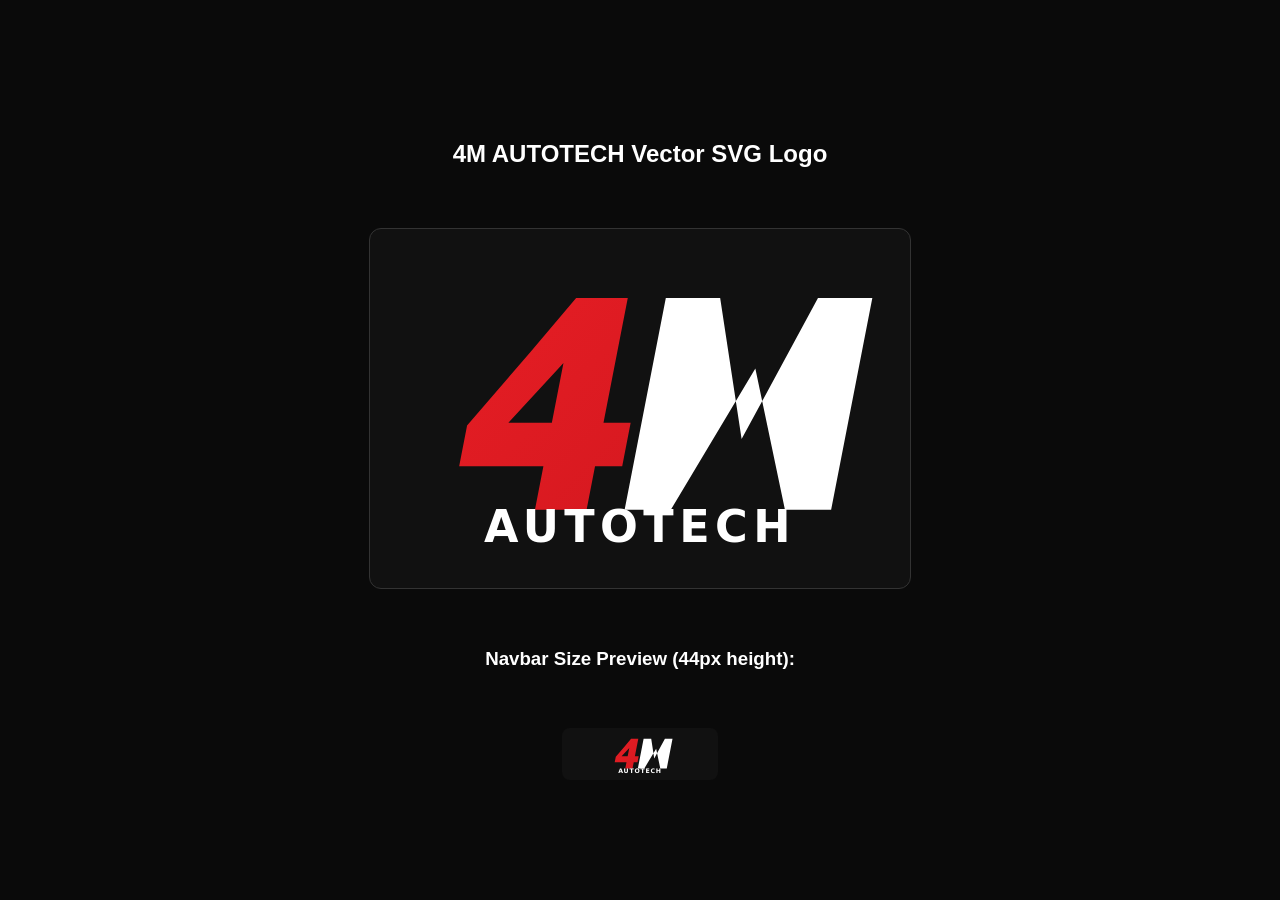
<file: scratch/preview_logo.html>
<!DOCTYPE html>
<html>
<head>
<style>
body { background: #0a0a0a; color: white; display: flex; flex-direction: column; align-items: center; justify-content: center; min-height: 100vh; margin: 0; font-family: sans-serif; gap: 40px;}
.box { border: 1px solid #333; padding: 20px; border-radius: 12px; background: #111; }
.nav-preview { width: 140px; height: 44px; background: #111; border-radius: 8px; padding: 4px 8px; display: flex; align-items: center;}
.nav-preview img { width: 100%; height: 100%; object-fit: contain; }
</style>
</head>
<body>
  <h2>4M AUTOTECH Vector SVG Logo</h2>
  <div class="box">
    <img src="../assets/logo.svg" style="width: 500px; height: auto;" />
  </div>
  <h3>Navbar Size Preview (44px height):</h3>
  <div class="nav-preview">
    <img src="../assets/logo.svg" />
  </div>
</body>
</html>
</file>
<file: css/style.css>
/* ============================================================
   4M AUTOTECH — Design System
   Clean Modern Light Theme with Premium Red Accents
   ============================================================ */

@import url('https://fonts.googleapis.com/css2?family=Rajdhani:wght@400;500;600;700&family=Inter:wght@300;400;500;600&family=Bebas+Neue&display=swap');

/* ============================================================
   1. CSS VARIABLES / DESIGN TOKENS
   ============================================================ */
:root {
    /* Colors - Bright Light Palette */
    --bg-primary:     #FFFFFF;
    --bg-secondary:   #F8FAFC;
    --bg-card:        #FFFFFF;
    --bg-card-hover:  #FFFFFF;
    --surface:        #F1F5F9;
    --surface-2:      #E2E8F0;
    --border:         rgba(0, 0, 0, 0.08);
    --border-accent:  rgba(215, 25, 32, 0.35);

    /* Brand */
    --red:            #D71920;
    --red-dark:       #B7141A;
    --red-light:      rgba(215, 25, 32, 0.08);
    --gold:           #C48308;
    --gold-dark:      #9E6600;
    --gold-light:     rgba(196, 131, 8, 0.12);

    /* Text - Crisp High-Contrast */
    --text-primary:   #0F172A;
    --text-secondary: #475569;
    --text-muted:     #64748B;
    --text-accent:    #D71920;

    /* Typography */
    --font-display:   'Bebas Neue', 'Rajdhani', sans-serif;
    --font-heading:   'Rajdhani', sans-serif;
    --font-body:      'Inter', sans-serif;

    /* Spacing */
    --section-pad:    80px 0;
    --container-max:  1200px;
    --card-radius:    12px;
    --btn-radius:     6px;

    /* Transitions */
    --transition:     0.25s ease;
    --transition-slow: 0.4s ease;

    /* Shadows - Clean Crisp Elevation */
    --shadow-card:    0 4px 20px rgba(15, 23, 42, 0.06), 0 1px 3px rgba(15, 23, 42, 0.04);
    --shadow-hover:   0 14px 36px rgba(215, 25, 32, 0.14), 0 4px 12px rgba(15, 23, 42, 0.05);
    --shadow-glow:    0 0 25px rgba(215, 25, 32, 0.18);

    /* Nav */
    --nav-height:     78px;
}

/* ============================================================
   2. RESET & BASE
   ============================================================ */
*, *::before, *::after {
    box-sizing: border-box;
    margin: 0;
    padding: 0;
}

html {
    scroll-behavior: smooth;
    font-size: 16px;
}

body {
    font-family: var(--font-body);
    background-color: var(--bg-primary);
    color: var(--text-primary);
    line-height: 1.6;
    overflow-x: hidden;
    -webkit-font-smoothing: antialiased;
}

img {
    max-width: 100%;
    display: block;
}

a {
    color: inherit;
    text-decoration: none;
}

ul {
    list-style: none;
}

button {
    cursor: pointer;
    border: none;
    background: none;
    font-family: inherit;
}

/* ============================================================
   3. LAYOUT UTILITIES & TRANSPARENT ALTERNATING SECTIONS
   ============================================================ */
.container {
    max-width: var(--container-max);
    margin: 0 auto;
    padding: 0 24px;
}

.section {
    padding: var(--section-pad);
    background: transparent;
    position: relative;
}

/* Alternating transparent sections */
.section:nth-of-type(even),
.section--dark,
.section--surface,
.section--alt {
    background: rgba(241, 245, 249, 0.45);
    border-top: 1px solid var(--border);
    border-bottom: 1px solid var(--border);
}

.section:nth-of-type(odd) {
    background: transparent;
}

.grid-2 { display: grid; grid-template-columns: repeat(2, 1fr); gap: 24px; }
.grid-3 { display: grid; grid-template-columns: repeat(3, 1fr); gap: 24px; }
.grid-4 { display: grid; grid-template-columns: repeat(4, 1fr); gap: 20px; }

/* ============================================================
   4. TYPOGRAPHY
   ============================================================ */
.section-label {
    font-family: var(--font-heading);
    font-size: 12px;
    font-weight: 600;
    letter-spacing: 4px;
    text-transform: uppercase;
    color: var(--red);
    margin-bottom: 12px;
    display: block;
}

.section-title {
    font-family: var(--font-display);
    font-size: clamp(2rem, 5vw, 3.5rem);
    font-weight: 400;
    letter-spacing: 2px;
    line-height: 1.1;
    color: var(--text-primary);
    text-transform: uppercase;
}

.section-title span {
    color: var(--red);
}

.section-subtitle {
    font-size: 1rem;
    color: var(--text-secondary);
    max-width: 560px;
    margin-top: 16px;
    line-height: 1.7;
}

.section-header {
    margin-bottom: 48px;
}

.section-header--center {
    text-align: center;
}

.section-header--center .section-subtitle {
    margin-left: auto;
    margin-right: auto;
}

/* ============================================================
   5. NAVIGATION
   ============================================================ */
.nav {
    position: fixed;
    top: 0;
    left: 0;
    right: 0;
    z-index: 1000;
    height: var(--nav-height);
    display: flex;
    align-items: center;
    background: rgba(255, 255, 255, 0.96);
    backdrop-filter: blur(18px);
    -webkit-backdrop-filter: blur(18px);
    border-bottom: 1px solid var(--border);
    box-shadow: 0 2px 12px rgba(15, 23, 42, 0.03);
    transition: all var(--transition);
}

.nav .container {
    max-width: 1480px;
    width: 100%;
    padding: 0 40px;
}

@media (max-width: 768px) {
    .nav .container {
        padding: 0 20px;
    }
}

.nav.scrolled {
    background: rgba(255, 255, 255, 0.98);
    border-bottom-color: rgba(215, 25, 32, 0.2);
    box-shadow: 0 4px 24px rgba(15, 23, 42, 0.07);
}

/* Transparent navbar ONLY for home page hero */
.nav--transparent:not(.scrolled) {
    background: transparent;
    border-bottom: 1px solid rgba(255, 255, 255, 0.12);
    box-shadow: none;
}

.nav--transparent:not(.scrolled) .nav__link {
    color: rgba(255, 255, 255, 0.9);
    text-shadow: 0 1px 4px rgba(0, 0, 0, 0.5);
}

.nav--transparent:not(.scrolled) .nav__link:hover,
.nav--transparent:not(.scrolled) .nav__link.active {
    color: #FFFFFF;
}

.nav--transparent:not(.scrolled) .nav__dropdown-icon {
    color: rgba(255, 255, 255, 0.8);
}

/* Search Box on transparent header */
.nav--transparent:not(.scrolled) .nav__search-box {
    background: rgba(255, 255, 255, 0.12);
    border-color: rgba(255, 255, 255, 0.25);
    backdrop-filter: blur(10px);
    -webkit-backdrop-filter: blur(10px);
}

.nav--transparent:not(.scrolled) .nav__search-box:focus-within {
    background: rgba(255, 255, 255, 0.98);
    border-color: var(--red);
}

.nav--transparent:not(.scrolled) .nav__search-box:focus-within .nav__search-input {
    color: var(--text-primary);
}

.nav--transparent:not(.scrolled) .nav__search-box:focus-within .nav__search-icon {
    color: var(--red);
}

.nav--transparent:not(.scrolled) .nav__search-input {
    color: #FFFFFF;
}

.nav--transparent:not(.scrolled) .nav__search-input::placeholder {
    color: rgba(255, 255, 255, 0.7);
}

.nav--transparent:not(.scrolled) .nav__search-icon {
    color: rgba(255, 255, 255, 0.8);
}

.nav--transparent:not(.scrolled) .nav__search-kbd {
    background: rgba(255, 255, 255, 0.15);
    border-color: rgba(255, 255, 255, 0.25);
    color: rgba(255, 255, 255, 0.85);
}

/* Hamburger on transparent header */
.nav--transparent:not(.scrolled) .nav__hamburger span {
    background: #FFFFFF;
}

.nav__inner {
    display: grid;
    grid-template-columns: 1fr auto 1fr;
    align-items: center;
    width: 100%;
    gap: 20px;
}

.nav__logo {
    justify-self: start;
    display: flex;
    align-items: center;
    gap: 12px;
    flex-shrink: 0;
    text-decoration: none;
}

.nav__logo-img {
    height: 44px;
    width: auto;
    max-width: 140px;
    object-fit: contain;
    display: block;
    background: #111111;
    border-radius: 8px;
    padding: 4px 8px;
    transition: transform var(--transition), opacity var(--transition);
}

.nav__logo:hover .nav__logo-img {
    transform: scale(1.03);
    box-shadow: 0 4px 12px rgba(215, 25, 32, 0.25);
}

.nav__logo-mark {
    width: 42px;
    height: 42px;
    background: var(--red);
    display: flex;
    align-items: center;
    justify-content: center;
    font-family: var(--font-display);
    font-size: 19px;
    font-weight: 700;
    color: #fff;
    letter-spacing: 1px;
    clip-path: polygon(50% 0%, 100% 25%, 100% 75%, 50% 100%, 0% 75%, 0% 25%);
    box-shadow: 0 4px 14px rgba(215,25,32,0.35);
}

.nav__logo-text {
    display: flex;
    flex-direction: column;
    line-height: 1.1;
}

.nav__logo-name {
    font-family: var(--font-heading);
    font-size: 19px;
    font-weight: 700;
    letter-spacing: 3.5px;
    color: var(--text-primary);
    text-transform: uppercase;
    white-space: nowrap;
}

.nav__logo-sub {
    font-size: 9.5px;
    font-weight: 600;
    letter-spacing: 2px;
    color: var(--red);
    text-transform: uppercase;
    white-space: nowrap;
}

.nav__links {
    justify-self: center;
    display: flex;
    align-items: center;
    gap: 32px;
    list-style: none;
    margin: 0;
    padding: 0;
    white-space: nowrap;
}

.nav__links > li {
    position: relative;
    display: flex;
    align-items: center;
}

.nav__link {
    font-family: var(--font-heading);
    font-size: 15px;
    font-weight: 600;
    letter-spacing: 2.5px;
    text-transform: uppercase;
    color: var(--text-secondary);
    transition: color var(--transition);
    position: relative;
    padding: 6px 0;
}

.nav__link::after {
    content: '';
    position: absolute;
    bottom: 0px;
    left: 0;
    width: 0;
    height: 2px;
    background: var(--red);
    transition: width var(--transition);
    box-shadow: 0 0 8px rgba(215,25,32,0.6);
}

.nav__link:hover,
.nav__link.active {
    color: var(--text-primary);
}

.nav__link:hover::after,
.nav__link.active::after {
    width: 100%;
}

.nav__link--dropdown {
    display: inline-flex;
    align-items: center;
    gap: 6px;
}

.nav__dropdown-icon {
    transition: transform var(--transition), color var(--transition);
    color: var(--text-muted);
}

.nav__item--dropdown:hover .nav__dropdown-icon {
    transform: rotate(180deg);
    color: var(--red);
}

/* ============================================================
   NAV DROPDOWN — PREMIUM MEGA MENU
   ============================================================ */
.nav__dropdown {
    position: absolute;
    top: calc(100% + 10px);
    left: -120px;
    width: 860px;
    background: #0E1114;
    border: 1px solid rgba(255,255,255,0.07);
    border-top: 2px solid var(--red);
    border-radius: 14px;
    box-shadow: 0 28px 60px rgba(0,0,0,0.55), 0 4px 20px rgba(0,0,0,0.3);
    opacity: 0;
    visibility: hidden;
    pointer-events: none;
    transition: opacity 0.2s cubic-bezier(0.16,1,0.3,1), transform 0.2s cubic-bezier(0.16,1,0.3,1), visibility 0.2s;
    transform: translateY(8px);
    z-index: 1000;
    overflow: hidden;
}

/* Hover bridge */
.nav__dropdown::before {
    content: '';
    position: absolute;
    top: -16px;
    left: 0;
    right: 0;
    height: 16px;
}

.nav__item--dropdown:hover .nav__dropdown,
.nav__item--dropdown:focus-within .nav__dropdown {
    opacity: 1;
    visibility: visible;
    pointer-events: auto;
    transform: translateY(0);
}

/* ── Header bar ── */
.nav__dd-header {
    display: flex;
    align-items: center;
    justify-content: space-between;
    padding: 12px 20px;
    border-bottom: 1px solid rgba(255,255,255,0.06);
    background: rgba(255,255,255,0.03);
}

.nav__dd-header-left {
    display: flex;
    align-items: center;
    gap: 12px;
}

.nav__dd-eyebrow {
    font-family: var(--font-heading);
    font-size: 10px;
    font-weight: 700;
    letter-spacing: 2px;
    text-transform: uppercase;
    color: rgba(255,255,255,0.5);
}

.nav__dd-count {
    font-family: var(--font-heading);
    font-size: 10px;
    font-weight: 700;
    letter-spacing: 1px;
    text-transform: uppercase;
    background: rgba(215,25,32,0.18);
    color: #FF5A5A;
    border: 1px solid rgba(215,25,32,0.3);
    padding: 2px 8px;
    border-radius: 20px;
}

.nav__dd-view-all {
    display: inline-flex;
    align-items: center;
    gap: 6px;
    font-family: var(--font-heading);
    font-size: 11px;
    font-weight: 700;
    letter-spacing: 1px;
    text-transform: uppercase;
    color: var(--red);
    transition: all var(--transition);
}

.nav__dd-view-all:hover {
    color: #FF5A5A;
    gap: 10px;
}

/* ── Body layout ── */
.nav__dd-body {
    display: grid;
    grid-template-columns: 190px 1px 1fr 200px;
    min-height: 280px;
}

/* ── Section label ── */
.nav__dd-section-label {
    font-family: var(--font-heading);
    font-size: 10px;
    font-weight: 700;
    letter-spacing: 2px;
    text-transform: uppercase;
    color: rgba(255,255,255,0.3);
    margin-bottom: 10px;
}

/* ── Categories column ── */
.nav__dd-categories {
    padding: 16px 14px;
    border-right: 1px solid rgba(255,255,255,0.06);
}

.nav__dd-category-list {
    display: flex;
    flex-direction: column;
    gap: 3px;
}

.nav__dd-cat-pill {
    display: flex;
    align-items: center;
    gap: 8px;
    padding: 7px 10px;
    border-radius: 7px;
    font-size: 12.5px;
    font-weight: 500;
    color: rgba(255,255,255,0.65);
    transition: all var(--transition);
    text-transform: none;
    cursor: pointer;
    border: 1px solid transparent;
}

.nav__dd-cat-pill svg {
    flex-shrink: 0;
    color: rgba(255,255,255,0.35);
    transition: color var(--transition);
}

.nav__dd-cat-pill:hover {
    background: rgba(215,25,32,0.1);
    color: #fff;
    border-color: rgba(215,25,32,0.25);
    transform: translateX(3px);
}

.nav__dd-cat-pill:hover svg {
    color: var(--red);
}

.nav__dd-cat-pill--active {
    background: rgba(215,25,32,0.15);
    color: #fff;
    border-color: rgba(215,25,32,0.3);
}

.nav__dd-cat-pill--active svg {
    color: var(--red);
}

.nav__dd-cat-tag {
    margin-left: auto;
    font-size: 8.5px;
    font-family: var(--font-heading);
    font-weight: 700;
    letter-spacing: 0.5px;
    text-transform: uppercase;
    background: rgba(255,255,255,0.08);
    color: rgba(255,255,255,0.4);
    padding: 2px 5px;
    border-radius: 3px;
    flex-shrink: 0;
}

/* ── Vertical divider ── */
.nav__dd-divider {
    background: rgba(255,255,255,0.06);
    width: 1px;
}

/* ── Products section ── */
.nav__dd-products-section {
    padding: 16px 16px;
}

.nav__dd-product-grid {
    display: grid;
    grid-template-columns: repeat(2, 1fr);
    gap: 8px;
}

.nav__dd-product-card {
    display: flex;
    align-items: center;
    gap: 10px;
    padding: 8px 10px;
    border-radius: 9px;
    border: 1px solid rgba(255,255,255,0.06);
    background: rgba(255,255,255,0.02);
    transition: all var(--transition);
    text-transform: none;
    cursor: pointer;
}

.nav__dd-product-card:hover {
    background: rgba(215,25,32,0.1);
    border-color: rgba(215,25,32,0.3);
    transform: translateY(-2px);
    box-shadow: 0 6px 18px rgba(0,0,0,0.3);
}

.nav__dd-product-img-wrap {
    width: 44px;
    height: 44px;
    border-radius: 6px;
    overflow: hidden;
    background: rgba(255,255,255,0.05);
    flex-shrink: 0;
    display: flex;
    align-items: center;
    justify-content: center;
    border: 1px solid rgba(255,255,255,0.08);
}

.nav__dd-product-img {
    width: 100%;
    height: 100%;
    object-fit: cover;
}

.nav__dd-product-info {
    display: flex;
    flex-direction: column;
    gap: 2px;
    min-width: 0;
}

.nav__dd-product-name {
    font-size: 12.5px;
    font-weight: 600;
    color: rgba(255,255,255,0.9);
    white-space: nowrap;
    overflow: hidden;
    text-overflow: ellipsis;
}

.nav__dd-product-sub {
    font-size: 10.5px;
    color: rgba(255,255,255,0.4);
}

/* ── CTA panel ── */
.nav__dd-cta-panel {
    background: linear-gradient(160deg, #1a0607 0%, #0E1114 100%);
    border-left: 1px solid rgba(215,25,32,0.2);
    display: flex;
    align-items: center;
    justify-content: center;
    padding: 0;
}

.nav__dd-cta-inner {
    padding: 20px 18px;
    display: flex;
    flex-direction: column;
    height: 100%;
    justify-content: space-between;
}

.nav__dd-cta-badge {
    display: inline-flex;
    align-self: flex-start;
    font-family: var(--font-heading);
    font-size: 9px;
    font-weight: 700;
    letter-spacing: 1.5px;
    text-transform: uppercase;
    background: rgba(215,25,32,0.2);
    color: #FF5A5A;
    border: 1px solid rgba(215,25,32,0.35);
    padding: 3px 8px;
    border-radius: 4px;
    margin-bottom: 10px;
}

.nav__dd-cta-title {
    font-family: var(--font-heading);
    font-size: 15px;
    font-weight: 800;
    letter-spacing: 0.5px;
    text-transform: uppercase;
    color: #fff;
    margin-bottom: 8px;
    line-height: 1.25;
}

.nav__dd-cta-desc {
    font-size: 11px;
    line-height: 1.5;
    color: rgba(255,255,255,0.45);
    margin-bottom: 16px;
    flex: 1;
}

.nav__dd-cta-btn {
    display: flex;
    align-items: center;
    justify-content: center;
    gap: 8px;
    width: 100%;
    font-family: var(--font-heading);
    font-size: 11px;
    font-weight: 700;
    letter-spacing: 1.2px;
    text-transform: uppercase;
    background: var(--red);
    color: #fff !important;
    padding: 11px 16px;
    border-radius: 7px;
    transition: all var(--transition);
    box-shadow: 0 4px 16px rgba(215,25,32,0.4);
}

.nav__dd-cta-btn:hover {
    background: #c0141a;
    transform: translateY(-2px);
    box-shadow: 0 8px 24px rgba(215,25,32,0.55);
    color: #fff !important;
}

/* ── Legacy classes (kept for other pages' dropdowns) ── */
.nav__dropdown-grid { display: none; }

/* ============================================================
   NAVBAR ACTIONS & SEARCH (DESKTOP & MOBILE)
   ============================================================ */
.nav__actions {
    justify-self: end;
    display: flex;
    align-items: center;
    gap: 14px;
    flex-shrink: 0;
}

.nav__search-wrapper {
    position: relative;
    display: flex;
    align-items: center;
}

.nav__search-box {
    display: flex;
    align-items: center;
    gap: 8px;
    background: #F1F5F9;
    border: 1px solid rgba(0, 0, 0, 0.1);
    border-radius: 20px;
    height: 38px;
    padding: 0 12px;
    width: 175px;
    transition: all 0.25s cubic-bezier(0.16, 1, 0.3, 1);
}

.nav__search-box:focus-within {
    background: #FFFFFF;
    border-color: var(--red);
    box-shadow: 0 0 0 3px rgba(215, 25, 32, 0.15), 0 4px 14px rgba(0, 0, 0, 0.06);
    width: 230px;
}

.nav__search-icon {
    color: var(--text-muted);
    flex-shrink: 0;
    transition: color var(--transition);
}

.nav__search-box:focus-within .nav__search-icon {
    color: var(--red);
}

.nav__search-input {
    border: none;
    background: transparent;
    outline: none;
    font-family: var(--font-body);
    font-size: 13px;
    color: var(--text-primary);
    width: 100%;
    padding: 0;
}

.nav__search-input::placeholder {
    color: var(--text-muted);
    font-size: 12.5px;
}

.nav__search-clear {
    border: none;
    background: transparent;
    color: var(--text-muted);
    cursor: pointer;
    padding: 2px;
    display: flex;
    align-items: center;
    justify-content: center;
    border-radius: 50%;
    transition: color var(--transition);
}

.nav__search-clear:hover {
    color: var(--red);
}

.nav__search-kbd {
    font-size: 10px;
    font-family: inherit;
    font-weight: 700;
    background: rgba(0, 0, 0, 0.06);
    color: var(--text-muted);
    padding: 1px 5px;
    border-radius: 4px;
    border: 1px solid rgba(0, 0, 0, 0.08);
    line-height: 1.2;
    flex-shrink: 0;
    user-select: none;
}

.nav__search-box:focus-within .nav__search-kbd {
    display: none;
}

.nav__search-dropdown {
    position: absolute;
    top: calc(100% + 10px);
    right: 0;
    width: 360px;
    max-height: 420px;
    overflow-y: auto;
    background: #FFFFFF;
    border: 1px solid rgba(0, 0, 0, 0.1);
    border-radius: 12px;
    box-shadow: 0 18px 40px rgba(15, 23, 42, 0.16), 0 4px 12px rgba(15, 23, 42, 0.06);
    padding: 12px;
    z-index: 1100;
}

.nav-search-section-title {
    font-family: var(--font-heading);
    font-size: 11px;
    font-weight: 700;
    letter-spacing: 1.5px;
    text-transform: uppercase;
    color: var(--text-muted);
    padding: 4px 8px 6px;
}

.nav-search-item {
    display: flex;
    align-items: center;
    gap: 10px;
    padding: 8px 10px;
    border-radius: 8px;
    border: 1px solid transparent;
    transition: all 0.15s ease;
    text-decoration: none;
}

.nav-search-item:hover,
.nav-search-item.is-active {
    background: rgba(215, 25, 32, 0.06);
    border-color: rgba(215, 25, 32, 0.2);
    transform: translateX(2px);
}

.nav-search-item-icon {
    width: 30px;
    height: 30px;
    border-radius: 6px;
    display: flex;
    align-items: center;
    justify-content: center;
    flex-shrink: 0;
}

.nav-search-item-body {
    flex: 1;
    min-width: 0;
}

.nav-search-item-top {
    display: flex;
    align-items: center;
    justify-content: space-between;
    gap: 6px;
}

.nav-search-item-title {
    font-size: 13px;
    font-weight: 600;
    color: var(--text-primary);
    white-space: nowrap;
    overflow: hidden;
    text-overflow: ellipsis;
}

.nav-search-item-badge {
    font-size: 9px;
    font-weight: 700;
    letter-spacing: 0.5px;
    text-transform: uppercase;
    background: rgba(215, 25, 32, 0.1);
    color: var(--red);
    padding: 2px 5px;
    border-radius: 4px;
    flex-shrink: 0;
}

.nav-search-item-desc {
    font-size: 11px;
    color: var(--text-muted);
    white-space: nowrap;
    overflow: hidden;
    text-overflow: ellipsis;
    margin-top: 1px;
}

.nav-search-item-price {
    font-size: 12px;
    font-weight: 700;
    color: var(--text-primary);
    margin-left: 6px;
    flex-shrink: 0;
}

.nav-search-item-size {
    font-size: 11px;
    color: var(--text-muted);
    margin-left: 6px;
    flex-shrink: 0;
}

.nav-search-item-link-arrow {
    color: var(--text-muted);
    flex-shrink: 0;
    display: flex;
    align-items: center;
}

.nav-search-highlight {
    background: rgba(230, 168, 23, 0.28);
    color: inherit;
    padding: 0 1px;
    border-radius: 2px;
    font-weight: 700;
}

.nav-search-footer {
    padding-top: 8px;
    margin-top: 8px;
    border-top: 1px solid rgba(0, 0, 0, 0.06);
}

.nav-search-view-all {
    display: flex;
    align-items: center;
    justify-content: space-between;
    font-size: 12px;
    font-weight: 600;
    color: var(--red);
    padding: 6px 8px;
    border-radius: 6px;
    transition: background var(--transition);
    text-decoration: none;
}

.nav-search-view-all:hover {
    background: rgba(215, 25, 32, 0.08);
}

.nav-search-empty {
    padding: 20px 12px;
    text-align: center;
    color: var(--text-muted);
    display: flex;
    flex-direction: column;
    align-items: center;
    gap: 6px;
}

.nav-search-empty p {
    font-size: 13px;
    color: var(--text-primary);
    margin: 0;
}

.nav-search-empty span {
    font-size: 11px;
    color: var(--text-muted);
}

/* Mobile Search Styles */
.nav__mobile-search-wrapper {
    width: 100%;
    margin-bottom: 6px;
    position: relative;
}

.nav__mobile-search-box {
    display: flex;
    align-items: center;
    gap: 10px;
    background: #F1F5F9;
    border: 1px solid rgba(0, 0, 0, 0.1);
    border-radius: 8px;
    padding: 10px 14px;
    width: 100%;
    transition: border-color var(--transition);
}

.nav__mobile-search-box:focus-within {
    background: #FFFFFF;
    border-color: var(--red);
    box-shadow: 0 0 0 3px rgba(215, 25, 32, 0.15);
}

.nav__mobile-search-input {
    border: none;
    background: transparent;
    outline: none;
    font-family: var(--font-body);
    font-size: 14px;
    color: var(--text-primary);
    width: 100%;
}

.nav__mobile-search-dropdown {
    margin-top: 8px;
    background: #FFFFFF;
    border: 1px solid rgba(0, 0, 0, 0.1);
    border-radius: 8px;
    box-shadow: 0 8px 20px rgba(15, 23, 42, 0.1);
    padding: 10px;
    max-height: 320px;
    overflow-y: auto;
}

.nav__cta {
    font-family: var(--font-heading);
    font-size: 12px;
    font-weight: 700;
    letter-spacing: 1.2px;
    text-transform: uppercase;
    height: 35px;
    padding: 0 14px;
    display: inline-flex;
    align-items: center;
    justify-content: center;
    background: var(--red);
    color: #fff;
    border-radius: var(--btn-radius);
    transition: background var(--transition), transform var(--transition), box-shadow var(--transition);
    white-space: nowrap;
    flex-shrink: 0;
}

.nav__cta:hover {
    background: var(--red-dark);
    transform: translateY(-2px);
    box-shadow: 0 4px 20px rgba(215,25,32,0.4);
}

.nav__hamburger {
    display: none;
    flex-direction: column;
    gap: 5px;
    width: 28px;
    cursor: pointer;
}

.nav__hamburger span {
    display: block;
    height: 2px;
    background: var(--text-primary);
    border-radius: 2px;
    transition: all var(--transition);
}

/* Mobile nav */
.nav__mobile {
    display: none;
    position: fixed;
    top: var(--nav-height);
    left: 0;
    right: 0;
    max-height: calc(100vh - var(--nav-height));
    overflow-y: auto;
    background: rgba(255, 255, 255, 0.98);
    backdrop-filter: blur(20px);
    border-bottom: 1px solid var(--border);
    padding: 20px 24px 28px;
    flex-direction: column;
    gap: 16px;
    z-index: 999;
}

.nav__mobile.open {
    display: flex;
}

.nav__mobile .nav__link {
    font-size: 18px;
    color: #111111 !important;
}

.nav__mobile .nav__link:hover,
.nav__mobile .nav__link.active {
    color: var(--red) !important;
}

/* Mobile Dropdown Accordion */
.nav__mobile-item {
    display: flex;
    flex-direction: column;
    width: 100%;
}

.nav__mobile-header {
    display: flex;
    align-items: center;
    justify-content: space-between;
    width: 100%;
}

.nav__mobile-toggle {
    width: 38px;
    height: 38px;
    display: flex;
    align-items: center;
    justify-content: center;
    color: var(--text-primary);
    background: rgba(0, 0, 0, 0.04);
    border: 1px solid rgba(0, 0, 0, 0.08);
    border-radius: 6px;
    cursor: pointer;
    transition: all var(--transition);
}

.nav__mobile-toggle svg {
    transition: transform var(--transition);
}

.nav__mobile-item.open .nav__mobile-toggle {
    background: var(--red-light);
    border-color: rgba(215, 25, 32, 0.4);
}

.nav__mobile-item.open .nav__mobile-toggle svg {
    transform: rotate(180deg);
    color: var(--red);
}

.nav__mobile-sub {
    max-height: 0;
    overflow: hidden;
    transition: max-height 0.35s ease, padding 0.35s ease;
    background: rgba(0, 0, 0, 0.02);
    border-radius: 8px;
    padding: 0 12px;
}

.nav__mobile-item.open .nav__mobile-sub {
    max-height: 800px;
    padding: 14px 12px;
    margin-top: 10px;
    border: 1px solid rgba(0, 0, 0, 0.06);
}

.nav__mobile-group-title {
    font-family: var(--font-heading);
    font-size: 11px;
    font-weight: 700;
    letter-spacing: 2px;
    text-transform: uppercase;
    color: var(--red);
    margin-bottom: 8px;
    padding-bottom: 4px;
    border-bottom: 1px solid rgba(0, 0, 0, 0.06);
}

.nav__mobile-links {
    display: flex;
    flex-direction: column;
    gap: 6px;
}

.nav__mobile-sublink {
    font-size: 13.5px;
    color: var(--text-secondary);
    padding: 6px 8px;
    border-radius: 4px;
    transition: all var(--transition);
    text-transform: none;
}

.nav__mobile-sublink:hover,
.nav__mobile-sublink:active {
    color: var(--red);
    background: rgba(215, 25, 32, 0.08);
    padding-left: 12px;
}

/* ============================================================
   6. BUTTONS
   ============================================================ */
.btn {
    display: inline-flex;
    align-items: center;
    gap: 8px;
    font-family: var(--font-heading);
    font-size: 13px;
    font-weight: 600;
    letter-spacing: 2px;
    text-transform: uppercase;
    padding: 14px 28px;
    border-radius: var(--btn-radius);
    transition: all var(--transition);
    cursor: pointer;
    border: none;
}

.btn--primary {
    background: var(--red);
    color: #fff;
    box-shadow: 0 4px 14px rgba(215, 25, 32, 0.25);
}

.btn--primary:hover {
    background: var(--red-dark);
    transform: translateY(-2px);
    box-shadow: 0 6px 22px rgba(215,25,32,0.35);
}

.btn--outline {
    background: #FFFFFF;
    color: var(--text-primary);
    border: 1px solid rgba(0, 0, 0, 0.15);
    box-shadow: 0 1px 3px rgba(0,0,0,0.04);
}

.btn--outline:hover {
    border-color: var(--red);
    color: var(--red);
    background: var(--red-light);
    transform: translateY(-2px);
    box-shadow: 0 4px 14px rgba(215, 25, 32, 0.12);
}

.btn--gold {
    background: var(--gold);
    color: #fff;
    box-shadow: 0 4px 14px rgba(196, 131, 8, 0.25);
}

.btn--gold:hover {
    background: var(--gold-dark);
    transform: translateY(-2px);
    box-shadow: 0 6px 22px rgba(196, 131, 8, 0.35);
}

.btn--whatsapp {
    background: #25D366;
    color: #FFFFFF !important;
    box-shadow: 0 4px 16px rgba(37, 211, 102, 0.35);
    border: none;
}

.btn--whatsapp:hover {
    background: #1EBE5D;
    color: #FFFFFF !important;
    transform: translateY(-2px);
    box-shadow: 0 6px 24px rgba(37, 211, 102, 0.5);
}

.btn--whatsapp svg {
    fill: currentColor;
    color: #FFFFFF;
}

.btn--sm {
    padding: 10px 20px;
    font-size: 12px;
}

.btn--lg {
    padding: 18px 40px;
    font-size: 15px;
}

.btn__icon {
    width: 18px;
    height: 18px;
}

/* ============================================================
   7. HERO (REDESIGNED LUXURY CINEMATIC STUDIO)
   ============================================================ */
.hero {
    position: relative;
    min-height: 100vh;
    display: flex;
    align-items: center;
    overflow: hidden;
    background: #0C0D0E;
    padding-top: calc(var(--nav-height) + 20px);
    padding-bottom: 40px;
}

.hero__bg-image {
    position: absolute;
    inset: 0;
    z-index: 0;
    background: url('../assets/images/hero/hero-main.webp') center right / cover no-repeat;
    opacity: 0.95;
    filter: brightness(0.92) contrast(1.05);
}

.hero__overlay {
    position: absolute;
    inset: 0;
    z-index: 1;
    background: linear-gradient(90deg, 
        rgba(12, 13, 14, 0.98) 0%, 
        rgba(12, 13, 14, 0.94) 38%, 
        rgba(12, 13, 14, 0.6) 70%, 
        rgba(12, 13, 14, 0.2) 100%),
        linear-gradient(180deg, 
        rgba(12, 13, 14, 0.5) 0%, 
        transparent 40%, 
        rgba(12, 13, 14, 0.9) 100%);
}

.hero__content {
    position: relative;
    z-index: 2;
    width: 100%;
    display: flex;
    flex-direction: column;
    justify-content: space-between;
    min-height: calc(100vh - var(--nav-height) - 70px);
    padding: 30px 24px 10px;
}

.hero__main {
    max-width: 620px;
    margin-top: auto;
    margin-bottom: auto;
    padding: 40px 0 20px;
}

.hero__text-block {
    border-left: 4px solid var(--red);
    padding-left: 28px;
}

.hero__title {
    font-family: var(--font-display);
    font-size: clamp(3rem, 7.5vw, 5.8rem);
    font-weight: 900;
    line-height: 0.95;
    letter-spacing: 2px;
    text-transform: uppercase;
    margin-bottom: 22px;
}

.hero__title .small {
    font-size: clamp(1.4rem, 3.5vw, 2.5rem);
    font-weight: 700;
    color: #CBD5E1;
    display: block;
    letter-spacing: 5px;
    margin-bottom: 8px;
    text-shadow: 0 2px 10px rgba(0, 0, 0, 0.7);
}

.hero__title em {
    font-style: normal;
    color: var(--red);
    display: block;
    text-shadow: 0 0 35px rgba(215, 25, 32, 0.55);
}

.hero__desc {
    font-size: 1.05rem;
    color: #CBD5E1;
    line-height: 1.7;
    margin-bottom: 34px;
    max-width: 520px;
    text-shadow: 0 2px 10px rgba(0, 0, 0, 0.8);
}

.hero__actions {
    display: flex;
    align-items: center;
    gap: 16px;
    flex-wrap: wrap;
}

.hero__cta-btn {
    background: var(--red);
    color: #FFFFFF;
    box-shadow: 0 6px 20px rgba(215, 25, 32, 0.4);
}

.hero__cta-btn:hover {
    background: var(--red-dark);
    box-shadow: 0 8px 28px rgba(215, 25, 32, 0.55);
    transform: translateY(-2px);
}

.btn--glass {
    background: rgba(255, 255, 255, 0.08);
    backdrop-filter: blur(12px);
    -webkit-backdrop-filter: blur(12px);
    border: 1px solid rgba(255, 255, 255, 0.22);
    color: #FFFFFF;
}

.btn--glass:hover {
    background: rgba(255, 255, 255, 0.18);
    border-color: rgba(255, 255, 255, 0.45);
    color: #FFFFFF;
    transform: translateY(-2px);
}

/* Hero Stats Section */
.hero__stats {
    display: flex;
    align-items: center;
    gap: 40px;
    margin-top: 36px;
    padding-top: 28px;
    border-top: 1px solid rgba(255, 255, 255, 0.12);
    flex-wrap: wrap;
}

.hero__stat {
    display: flex;
    flex-direction: column;
}

.hero__stat-num {
    font-family: var(--font-display);
    font-size: 2.2rem;
    font-weight: 900;
    color: #FFFFFF;
    line-height: 1;
    letter-spacing: 1px;
    text-shadow: 0 2px 10px rgba(0, 0, 0, 0.6);
}

.hero__stat-num span {
    color: var(--red);
    text-shadow: 0 0 16px rgba(215, 25, 32, 0.6);
}

.hero__stat-label {
    font-size: 10.5px;
    font-family: var(--font-heading);
    font-weight: 600;
    letter-spacing: 2px;
    text-transform: uppercase;
    color: #94A3B8;
    margin-top: 6px;
}

/* Page hero (inner pages) */
.page-hero {
    padding: 130px 0 65px;
    background: linear-gradient(135deg, #F8FAFC 0%, #F1F5F9 100%);
    border-bottom: 1px solid var(--border);
    position: relative;
    overflow: hidden;
}

.page-hero::before {
    content: '';
    position: absolute;
    inset: 0;
    background: radial-gradient(ellipse 70% 100% at 30% 50%, rgba(215,25,32,0.05) 0%, transparent 60%);
    pointer-events: none;
}

.page-hero__content {
    position: relative;
    z-index: 1;
}

.page-hero__label {
    font-family: var(--font-heading);
    font-size: 12px;
    font-weight: 600;
    letter-spacing: 4px;
    text-transform: uppercase;
    color: var(--red);
    margin-bottom: 12px;
    display: block;
}

.page-hero__title {
    font-family: var(--font-display);
    font-size: clamp(2.5rem, 6vw, 5rem);
    letter-spacing: 3px;
    text-transform: uppercase;
    color: var(--text-primary);
    line-height: 1;
}

.page-hero__title span {
    color: var(--red);
}

.page-hero__sub {
    font-size: 1rem;
    color: var(--text-secondary);
    margin-top: 16px;
    max-width: 480px;
}

/* ============================================================
   8. PRODUCT CARDS
   ============================================================ */
.products-grid {
    display: grid;
    grid-template-columns: repeat(auto-fill, minmax(260px, 1fr));
    gap: 20px;
}

.product-card {
    background: var(--bg-card);
    border: 1px solid var(--border);
    border-radius: var(--card-radius);
    box-shadow: var(--shadow-card);
    overflow: hidden;
    cursor: pointer;
    transition: all var(--transition);
    position: relative;
}

.product-card:hover {
    border-color: rgba(215,25,32,0.3);
    transform: translateY(-4px);
    box-shadow: var(--shadow-hover);
}

.product-card__image {
    aspect-ratio: 4/3;
    overflow: hidden;
    background: var(--surface);
    position: relative;
    display: flex;
    align-items: center;
    justify-content: center;
}

.product-card__image img {
    width: 100%;
    height: 100%;
    object-fit: cover;
    padding: 0;
    transition: transform var(--transition-slow);
}

.product-card:hover .product-card__image img {
    transform: scale(1.05);
}

.product-card__image-placeholder {
    width: 100%;
    height: 100%;
    display: flex;
    align-items: center;
    justify-content: center;
    font-family: var(--font-display);
    font-size: 2rem;
    color: rgba(15,23,42,0.15);
    letter-spacing: 2px;
}

.product-card__badge {
    position: absolute;
    top: 12px;
    left: 12px;
    font-family: var(--font-heading);
    font-size: 10px;
    font-weight: 600;
    letter-spacing: 2px;
    text-transform: uppercase;
    padding: 4px 10px;
    border-radius: 4px;
    background: #FFFFFF;
    color: var(--text-primary);
    border: 1px solid var(--border);
    box-shadow: 0 2px 6px rgba(15, 23, 42, 0.05);
}

.product-card__body {
    padding: 20px;
}

.product-card__category {
    font-family: var(--font-heading);
    font-size: 10px;
    font-weight: 600;
    letter-spacing: 2px;
    text-transform: uppercase;
    color: var(--text-muted);
    margin-bottom: 6px;
}

.product-card__name {
    font-family: var(--font-heading);
    font-size: 1.1rem;
    font-weight: 700;
    letter-spacing: 1px;
    color: var(--text-primary);
    margin-bottom: 4px;
}

.product-card__subtitle {
    font-size: 0.8rem;
    color: var(--text-muted);
    margin-bottom: 12px;
}

.product-card__footer {
    display: flex;
    align-items: center;
    justify-content: space-between;
    padding-top: 12px;
    border-top: 1px solid var(--border);
}

.product-card__price {
    font-family: var(--font-heading);
    font-size: 1rem;
    font-weight: 700;
    color: var(--text-primary);
}

.product-card__price .coming-soon {
    font-size: 0.75rem;
    color: var(--text-muted);
    font-weight: 400;
    letter-spacing: 1px;
}

.product-card__cta {
    font-family: var(--font-heading);
    font-size: 11px;
    font-weight: 600;
    letter-spacing: 2px;
    text-transform: uppercase;
    color: var(--red);
    display: flex;
    align-items: center;
    gap: 4px;
    transition: gap var(--transition);
}

.product-card:hover .product-card__cta {
    gap: 8px;
}

/* ============================================================
   9. SERVICE CARDS
   ============================================================ */
.services-grid {
    display: grid;
    grid-template-columns: repeat(auto-fill, minmax(320px, 1fr));
    gap: 24px;
}

.service-card {
    background: var(--bg-card);
    border: 1px solid var(--border);
    border-radius: var(--card-radius);
    box-shadow: var(--shadow-card);
    overflow: hidden;
    transition: all var(--transition);
    display: flex;
    flex-direction: column;
}

.service-card:hover {
    transform: translateY(-4px);
    box-shadow: var(--shadow-hover);
    border-color: rgba(215,25,32,0.25);
}

.service-card__image {
    aspect-ratio: 16/9;
    overflow: hidden;
    background: var(--surface);
    position: relative;
}

.service-card__image img {
    width: 100%;
    height: 100%;
    object-fit: cover;
    transition: transform var(--transition-slow);
}

.service-card:hover .service-card__image img {
    transform: scale(1.04);
}

.service-card__image-placeholder {
    width: 100%;
    height: 100%;
    display: flex;
    align-items: center;
    justify-content: center;
    font-size: 3rem;
}

.service-card__icon-overlay {
    position: absolute;
    bottom: 14px;
    left: 16px;
    font-size: 2rem;
    filter: drop-shadow(0 2px 8px rgba(0,0,0,0.4));
}

.service-card__body {
    padding: 24px;
    flex: 1;
    display: flex;
    flex-direction: column;
}

.service-card__name {
    font-family: var(--font-heading);
    font-size: 1.2rem;
    font-weight: 700;
    letter-spacing: 1px;
    color: var(--text-primary);
    margin-bottom: 10px;
}

.service-card__desc {
    font-size: 0.875rem;
    color: var(--text-secondary);
    line-height: 1.65;
    margin-bottom: 16px;
    flex: 1;
}

.service-card__features {
    display: flex;
    flex-wrap: wrap;
    gap: 6px;
    margin-bottom: 20px;
}

.service-card__feature {
    font-size: 10px;
    font-weight: 500;
    letter-spacing: 1px;
    text-transform: uppercase;
    padding: 4px 10px;
    background: var(--surface);
    border: 1px solid var(--border);
    border-radius: 4px;
    color: var(--text-secondary);
}

.service-card__footer {
    display: flex;
    gap: 10px;
    flex-wrap: wrap;
    justify-content: center;
    align-items: center;
}

.service-detail__footer,
.service-card-modern__actions {
    display: flex;
    gap: 12px;
    flex-wrap: wrap;
    justify-content: center;
    align-items: center;
}

/* ============================================================
   10. FILTER TABS
   ============================================================ */
.filter-bar {
    display: flex;
    gap: 8px;
    flex-wrap: wrap;
    margin-bottom: 40px;
}

.filter-btn {
    font-family: var(--font-heading);
    font-size: 12px;
    font-weight: 600;
    letter-spacing: 2px;
    text-transform: uppercase;
    padding: 9px 18px;
    border-radius: 6px;
    border: 1px solid var(--border);
    background: #FFFFFF;
    color: var(--text-secondary);
    cursor: pointer;
    box-shadow: 0 1px 3px rgba(0,0,0,0.03);
    transition: all var(--transition);
}

.filter-btn:hover {
    border-color: var(--red);
    color: var(--red);
    background: var(--red-light);
}

.filter-btn.active {
    background: var(--red);
    border-color: var(--red);
    color: #fff;
    box-shadow: 0 4px 14px rgba(215, 25, 32, 0.25);
}

/* ============================================================
   11. MODAL
   ============================================================ */
.modal-overlay {
    position: fixed;
    inset: 0;
    background: rgba(15, 23, 42, 0.65);
    z-index: 2000;
    display: flex;
    align-items: center;
    justify-content: center;
    padding: 20px;
    backdrop-filter: blur(8px);
    opacity: 0;
    pointer-events: none;
    transition: opacity var(--transition);
}

.modal-overlay.open {
    opacity: 1;
    pointer-events: all;
}

.modal {
    background: var(--bg-card);
    border: 1px solid var(--border);
    border-radius: 16px;
    width: 100%;
    max-width: 860px;
    max-height: 90vh;
    overflow-y: auto;
    position: relative;
    box-shadow: 0 25px 60px rgba(15, 23, 42, 0.2);
    transform: translateY(20px);
    transition: transform var(--transition);
}

.modal-overlay.open .modal {
    transform: translateY(0);
}

.modal::-webkit-scrollbar { width: 4px; }
.modal::-webkit-scrollbar-track { background: transparent; }
.modal::-webkit-scrollbar-thumb { background: var(--surface-2); border-radius: 2px; }

.modal__close {
    position: absolute;
    top: 16px;
    right: 16px;
    width: 36px;
    height: 36px;
    border-radius: 50%;
    background: var(--surface);
    border: 1px solid var(--border);
    color: var(--text-secondary);
    font-size: 18px;
    display: flex;
    align-items: center;
    justify-content: center;
    cursor: pointer;
    transition: all var(--transition);
    z-index: 1;
}

.modal__close:hover {
    background: var(--red);
    color: #fff;
    border-color: var(--red);
}

.modal__grid {
    display: grid;
    grid-template-columns: 1fr 1fr;
}

.modal__image {
    background: var(--surface);
    display: flex;
    align-items: center;
    justify-content: center;
    min-height: 320px;
    padding: 0;
    border-radius: 16px 0 0 16px;
    overflow: hidden;
}

.modal__image img {
    height: 100%;
    max-height: 420px;
    object-fit: cover;
    width: 100%;
}

.modal__content {
    padding: 32px;
    display: flex;
    flex-direction: column;
    gap: 20px;
    overflow-y: auto;
}

.modal__category {
    font-family: var(--font-heading);
    font-size: 10px;
    font-weight: 600;
    letter-spacing: 3px;
    text-transform: uppercase;
    color: var(--text-muted);
}

.modal__name {
    font-family: var(--font-heading);
    font-size: 1.6rem;
    font-weight: 700;
    letter-spacing: 1px;
    color: var(--text-primary);
    line-height: 1.2;
}

.modal__subtitle {
    font-size: 0.85rem;
    color: var(--text-muted);
    margin-top: 2px;
}

.modal__tagline {
    font-family: var(--font-heading);
    font-size: 11px;
    font-weight: 600;
    letter-spacing: 3px;
    text-transform: uppercase;
    color: var(--gold);
    margin-top: 4px;
}

.modal__price-block {
    background: var(--surface);
    border-radius: 8px;
    padding: 14px 16px;
    display: flex;
    align-items: center;
    justify-content: space-between;
}

.modal__price {
    font-family: var(--font-heading);
    font-size: 1.4rem;
    font-weight: 700;
    color: var(--text-primary);
}

.modal__price-note {
    font-size: 0.75rem;
    color: var(--text-muted);
    margin-top: 2px;
}

.modal__size-badge {
    font-family: var(--font-heading);
    font-size: 12px;
    font-weight: 600;
    letter-spacing: 2px;
    text-transform: uppercase;
    padding: 6px 14px;
    background: var(--red-light);
    border: 1px solid var(--border-accent);
    border-radius: 4px;
    color: var(--red);
}

.modal__desc {
    font-size: 0.875rem;
    color: var(--text-secondary);
    line-height: 1.7;
}

.modal__section-title {
    font-family: var(--font-heading);
    font-size: 12px;
    font-weight: 600;
    letter-spacing: 2px;
    text-transform: uppercase;
    color: var(--text-muted);
    margin-bottom: 10px;
}

.modal__benefits {
    display: flex;
    flex-direction: column;
    gap: 6px;
}

.modal__benefit {
    display: flex;
    align-items: flex-start;
    gap: 10px;
    font-size: 0.85rem;
    color: var(--text-secondary);
}

.modal__benefit::before {
    content: '✓';
    color: var(--red);
    font-weight: 700;
    flex-shrink: 0;
    margin-top: 1px;
}

.modal__steps {
    display: flex;
    flex-direction: column;
    gap: 8px;
}

.modal__step {
    display: flex;
    gap: 12px;
    align-items: flex-start;
    font-size: 0.85rem;
    color: var(--text-secondary);
}

.modal__step-num {
    font-family: var(--font-heading);
    font-size: 10px;
    font-weight: 700;
    letter-spacing: 1px;
    width: 22px;
    height: 22px;
    background: var(--red-light);
    border: 1px solid var(--border-accent);
    border-radius: 50%;
    display: flex;
    align-items: center;
    justify-content: center;
    color: var(--red);
    flex-shrink: 0;
    margin-top: 1px;
}

.modal__actions {
    display: flex;
    gap: 10px;
    flex-wrap: wrap;
}

/* ============================================================
   12. FEATURES SECTION
   ============================================================ */
.features-grid {
    display: grid;
    grid-template-columns: repeat(auto-fill, minmax(220px, 1fr));
    gap: 24px;
}

.feature-card {
    background: var(--bg-card);
    border: 1px solid var(--border);
    border-radius: var(--card-radius);
    box-shadow: var(--shadow-card);
    padding: 28px 24px;
    transition: all var(--transition);
}

.feature-card:hover {
    border-color: rgba(215,25,32,0.25);
    transform: translateY(-3px);
    box-shadow: var(--shadow-hover);
}

.feature-card__icon {
    width: 48px;
    height: 48px;
    border-radius: 10px;
    background: var(--red-light);
    border: 1px solid var(--border-accent);
    display: flex;
    align-items: center;
    justify-content: center;
    font-size: 1.4rem;
    margin-bottom: 20px;
}

.feature-card__title {
    font-family: var(--font-heading);
    font-size: 1rem;
    font-weight: 700;
    letter-spacing: 1px;
    color: var(--text-primary);
    margin-bottom: 8px;
}

.feature-card__desc {
    font-size: 0.85rem;
    color: var(--text-secondary);
    line-height: 1.65;
}

/* ============================================================
   13. CAR SPA SECTION
   ============================================================ */
.car-spa {
    background: var(--bg-secondary);
    border-top: 1px solid var(--border);
    border-bottom: 1px solid var(--border);
}

.car-spa__featured {
    background: linear-gradient(135deg, #0F172A 0%, #1E293B 100%);
    border: 1px solid rgba(215,25,32,0.25);
    border-radius: 20px;
    overflow: hidden;
    position: relative;
}

.car-spa__featured::before {
    content: '';
    position: absolute;
    top: -60px;
    right: -60px;
    width: 300px;
    height: 300px;
    background: radial-gradient(circle, rgba(215,25,32,0.12) 0%, transparent 70%);
    pointer-events: none;
}

.car-spa__inner {
    display: grid;
    grid-template-columns: 1fr 1fr;
    gap: 0;
    min-height: 480px;
}

.car-spa__left {
    padding: 48px;
    display: flex;
    flex-direction: column;
    justify-content: center;
}

.car-spa__label {
    display: inline-flex;
    align-items: center;
    gap: 8px;
    background: var(--red-light);
    border: 1px solid var(--border-accent);
    border-radius: 4px;
    padding: 5px 12px;
    font-family: var(--font-heading);
    font-size: 10px;
    font-weight: 600;
    letter-spacing: 3px;
    text-transform: uppercase;
    color: var(--red);
    margin-bottom: 20px;
    width: fit-content;
}

.car-spa__title {
    font-family: var(--font-display);
    font-size: clamp(2rem, 4vw, 3.5rem);
    letter-spacing: 3px;
    text-transform: uppercase;
    color: #FFFFFF;
    line-height: 1.05;
    margin-bottom: 16px;
}

.car-spa__tagline {
    font-family: var(--font-heading);
    font-size: 12px;
    font-weight: 500;
    letter-spacing: 4px;
    text-transform: uppercase;
    color: var(--gold);
    margin-bottom: 24px;
}

.car-spa__desc {
    font-size: 0.95rem;
    color: #CBD5E1;
    line-height: 1.7;
    margin-bottom: 32px;
}

.car-spa__right {
    padding: 48px;
    background: rgba(0,0,0,0.2);
    border-left: 1px solid rgba(255,255,255,0.08);
    display: flex;
    flex-direction: column;
    justify-content: center;
    gap: 16px;
}

.car-spa__section {
    background: rgba(255,255,255,0.06);
    border: 1px solid rgba(255,255,255,0.1);
    border-radius: 8px;
    padding: 14px 16px;
}

.car-spa__section-header {
    display: flex;
    align-items: center;
    gap: 10px;
    margin-bottom: 8px;
}

.car-spa__section-icon {
    font-size: 1rem;
}

.car-spa__section-title {
    font-family: var(--font-heading);
    font-size: 11px;
    font-weight: 700;
    letter-spacing: 2px;
    text-transform: uppercase;
    color: #FFFFFF;
}

.car-spa__items {
    display: flex;
    flex-wrap: wrap;
    gap: 6px;
}

.car-spa__item {
    font-size: 11px;
    color: #E2E8F0;
    background: rgba(0,0,0,0.3);
    padding: 3px 10px;
    border-radius: 4px;
    border: 1px solid rgba(255,255,255,0.08);
}

/* ============================================================
   14. CONTACT SECTION
   ============================================================ */
.contact-grid {
    display: grid;
    grid-template-columns: 1fr 1fr;
    gap: 40px;
}

.contact-info {
    display: flex;
    flex-direction: column;
    gap: 24px;
}

.contact-item {
    display: flex;
    gap: 16px;
    align-items: flex-start;
}

.contact-item__icon {
    width: 44px;
    height: 44px;
    background: var(--red-light);
    border: 1px solid var(--border-accent);
    border-radius: 10px;
    display: flex;
    align-items: center;
    justify-content: center;
    font-size: 1.2rem;
    color: var(--red);
    flex-shrink: 0;
}

.contact-item__label {
    font-family: var(--font-heading);
    font-size: 10px;
    font-weight: 600;
    letter-spacing: 2px;
    text-transform: uppercase;
    color: var(--text-muted);
    margin-bottom: 4px;
}

.contact-item__value {
    font-size: 0.95rem;
    color: var(--text-primary);
    line-height: 1.5;
}

.contact-item__value a {
    color: var(--text-primary);
    transition: color var(--transition);
}

.contact-item__value a:hover {
    color: var(--red);
}

.contact-map {
    background: #FFFFFF;
    border: 1px solid var(--border);
    border-radius: var(--card-radius);
    box-shadow: var(--shadow-card);
    overflow: hidden;
    min-height: 320px;
    display: flex;
    align-items: center;
    justify-content: center;
}

.contact-map iframe {
    width: 100%;
    height: 100%;
    min-height: 320px;
    border: none;
}

.contact-map__placeholder {
    text-align: center;
    color: var(--text-muted);
    padding: 40px;
}

.contact-map__placeholder p {
    font-size: 0.85rem;
    margin-top: 8px;
}

/* ============================================================
   15. CTA STRIP
   ============================================================ */
.cta-strip {
    background: var(--red);
    padding: 60px 0;
    position: relative;
    overflow: hidden;
}

.cta-strip::before {
    content: '';
    position: absolute;
    inset: 0;
    background: linear-gradient(135deg, rgba(0,0,0,0.15) 0%, transparent 60%);
}

.cta-strip__inner {
    position: relative;
    display: flex;
    align-items: center;
    justify-content: space-between;
    gap: 32px;
    flex-wrap: wrap;
}

.cta-strip__text .section-label {
    color: rgba(255,255,255,0.7);
}

.cta-strip__title {
    font-family: var(--font-display);
    font-size: clamp(1.6rem, 4vw, 2.8rem);
    letter-spacing: 2px;
    text-transform: uppercase;
    color: #fff;
    line-height: 1.1;
}

.cta-strip__actions {
    display: flex;
    gap: 12px;
    flex-wrap: wrap;
    flex-shrink: 0;
}

/* ============================================================
   16. FOOTER
   ============================================================ */
.footer {
    background: #0B0F19;
    border-top: 1px solid rgba(255,255,255,0.08);
    color: #F1F5F9;
    padding: 60px 0 24px;
}

.footer__grid {
    display: grid;
    grid-template-columns: 2fr 1fr 1fr 1fr;
    gap: 40px;
    margin-bottom: 48px;
}

.footer__brand {}

.footer__logo-img {
    height: 48px;
    width: auto;
    max-width: 160px;
    object-fit: contain;
    border-radius: 6px;
    display: block;
    margin-bottom: 14px;
    box-shadow: 0 2px 8px rgba(0, 0, 0, 0.3);
}

.footer__logo-name {
    font-family: var(--font-heading);
    font-size: 20px;
    font-weight: 700;
    letter-spacing: 4px;
    color: #FFFFFF;
    text-transform: uppercase;
}

.footer__logo-sub {
    font-size: 9px;
    font-weight: 500;
    letter-spacing: 2px;
    color: var(--red);
    text-transform: uppercase;
    margin-bottom: 16px;
    display: block;
}

.footer__tagline {
    font-size: 0.8rem;
    color: #94A3B8;
    line-height: 1.65;
    margin-bottom: 24px;
}

.footer__socials {
    display: flex;
    gap: 10px;
}

.footer__social {
    width: 36px;
    height: 36px;
    border-radius: 8px;
    background: #1E293B;
    border: 1px solid rgba(255,255,255,0.08);
    display: flex;
    align-items: center;
    justify-content: center;
    font-size: 0.85rem;
    color: #94A3B8;
    transition: all var(--transition);
}

.footer__social:hover {
    background: var(--red);
    border-color: var(--red);
    color: #fff;
}

.footer__col-title {
    font-family: var(--font-heading);
    font-size: 12px;
    font-weight: 600;
    letter-spacing: 3px;
    text-transform: uppercase;
    color: #FFFFFF;
    margin-bottom: 20px;
}

.footer__links {
    display: flex;
    flex-direction: column;
    gap: 10px;
}

.footer__link {
    font-size: 0.85rem;
    color: #94A3B8;
    transition: color var(--transition);
}

.footer__link:hover {
    color: #FFFFFF;
}

.footer__contact-list {
    display: flex;
    flex-direction: column;
    gap: 10px;
}

.footer__contact-item {
    font-size: 0.85rem;
    color: #94A3B8;
    display: flex;
    gap: 8px;
    line-height: 1.5;
}

.footer__contact-item a {
    color: #94A3B8;
    transition: color var(--transition);
}

.footer__contact-item a:hover {
    color: #FFFFFF;
}

.footer__contact-item span:first-child {
    flex-shrink: 0;
}

.footer__bottom {
    padding-top: 24px;
    border-top: 1px solid rgba(255,255,255,0.08);
    display: flex;
    align-items: center;
    justify-content: space-between;
    flex-wrap: wrap;
    gap: 12px;
}

.footer__copyright {
    font-size: 0.8rem;
    color: #64748B;
}

.footer__legal-links {
    display: flex;
    align-items: center;
    gap: 12px;
    flex-wrap: wrap;
}

.footer__legal-link {
    font-size: 0.8rem;
    color: #64748B;
    transition: color var(--transition);
}

.footer__legal-link:hover {
    color: #FFFFFF;
}

.footer__legal-sep {
    color: #334155;
    font-size: 0.8rem;
}

.footer__gst {
    font-size: 0.75rem;
    color: #64748B;
    font-family: var(--font-heading);
    letter-spacing: 1px;
}

/* ============================================================
   17. MISC / UTILITIES
   ============================================================ */
.divider {
    width: 48px;
    height: 3px;
    background: var(--red);
    margin: 16px 0;
}

.divider--center {
    margin-left: auto;
    margin-right: auto;
}

.tag {
    display: inline-flex;
    font-family: var(--font-heading);
    font-size: 10px;
    font-weight: 600;
    letter-spacing: 2px;
    text-transform: uppercase;
    padding: 4px 10px;
    border-radius: 4px;
    background: var(--surface-2);
    color: var(--text-muted);
    border: 1px solid var(--border);
}

.hidden { display: none !important; }

.text-red { color: var(--red); }
.text-gold { color: var(--gold); }
.text-muted { color: var(--text-muted); }

/* SVG Icon utility */
.svg-icon {
    display: inline-flex;
    align-items: center;
    justify-content: center;
    flex-shrink: 0;
}

.svg-icon svg {
    width: 100%;
    height: 100%;
}

.contact-detail__icon .svg-icon svg,
.feature-card__icon .svg-icon svg {
    width: 22px;
    height: 22px;
    color: var(--red);
}

/* Scroll-in animation */
.fade-in {
    opacity: 0;
    transform: translateY(24px);
    transition: opacity 0.5s ease, transform 0.5s ease;
}

.fade-in.visible {
    opacity: 1;
    transform: translateY(0);
}

/* ============================================================
   18. RESPONSIVE
   ============================================================ */
@media (max-width: 1024px) {
    .footer__grid {
        grid-template-columns: 1fr 1fr;
    }

    .car-spa__inner {
        grid-template-columns: 1fr;
    }

    .car-spa__right {
        border-left: none;
        border-top: 1px solid rgba(255,255,255,0.05);
    }

    .modal__grid {
        grid-template-columns: 1fr;
    }

    .modal__image {
        border-radius: 16px 16px 0 0;
        min-height: 220px;
    }
}

@media (max-width: 1100px) and (min-width: 769px) {
    .nav__links {
        gap: 20px;
    }
    .nav__link {
        font-size: 13.5px;
        letter-spacing: 1.5px;
    }
    .nav__search-box {
        width: 140px;
    }
    .nav__search-box:focus-within {
        width: 190px;
    }
}

@media (max-width: 768px) {
    :root {
        --section-pad: 60px 0;
        --nav-height: 64px;
    }

    .nav__inner {
        display: flex;
        justify-content: space-between;
        align-items: center;
    }

    .nav__links,
    .nav__actions,
    .nav__cta {
        display: none;
    }

    .nav__hamburger {
        display: flex;
    }

    .hero__overlay {
        background: linear-gradient(180deg, 
            rgba(12, 13, 14, 0.94) 0%, 
            rgba(12, 13, 14, 0.85) 60%, 
            rgba(12, 13, 14, 0.96) 100%);
    }

    .hero__text-block {
        padding-left: 18px;
    }

    .hero__stats {
        gap: 24px;
    }

    .grid-2,
    .grid-3,
    .grid-4 {
        grid-template-columns: 1fr;
    }

    .contact-grid {
        grid-template-columns: 1fr;
    }

    .footer__grid {
        grid-template-columns: 1fr;
    }

    .cta-strip__inner {
        flex-direction: column;
        text-align: center;
    }

    .cta-strip__actions {
        justify-content: center;
    }

    .car-spa__left,
    .car-spa__right {
        padding: 28px 24px;
    }

    .modal__content {
        padding: 24px;
    }

    .footer__bottom {
        flex-direction: column;
        text-align: center;
    }
}

@media (max-width: 480px) {
    .products-grid {
        grid-template-columns: 1fr;
    }

    .services-grid {
        grid-template-columns: 1fr;
    }

    .hero__actions {
        flex-direction: column;
        align-items: stretch;
    }

    .btn--lg {
        width: 100%;
        justify-content: center;
    }
}
</file>
